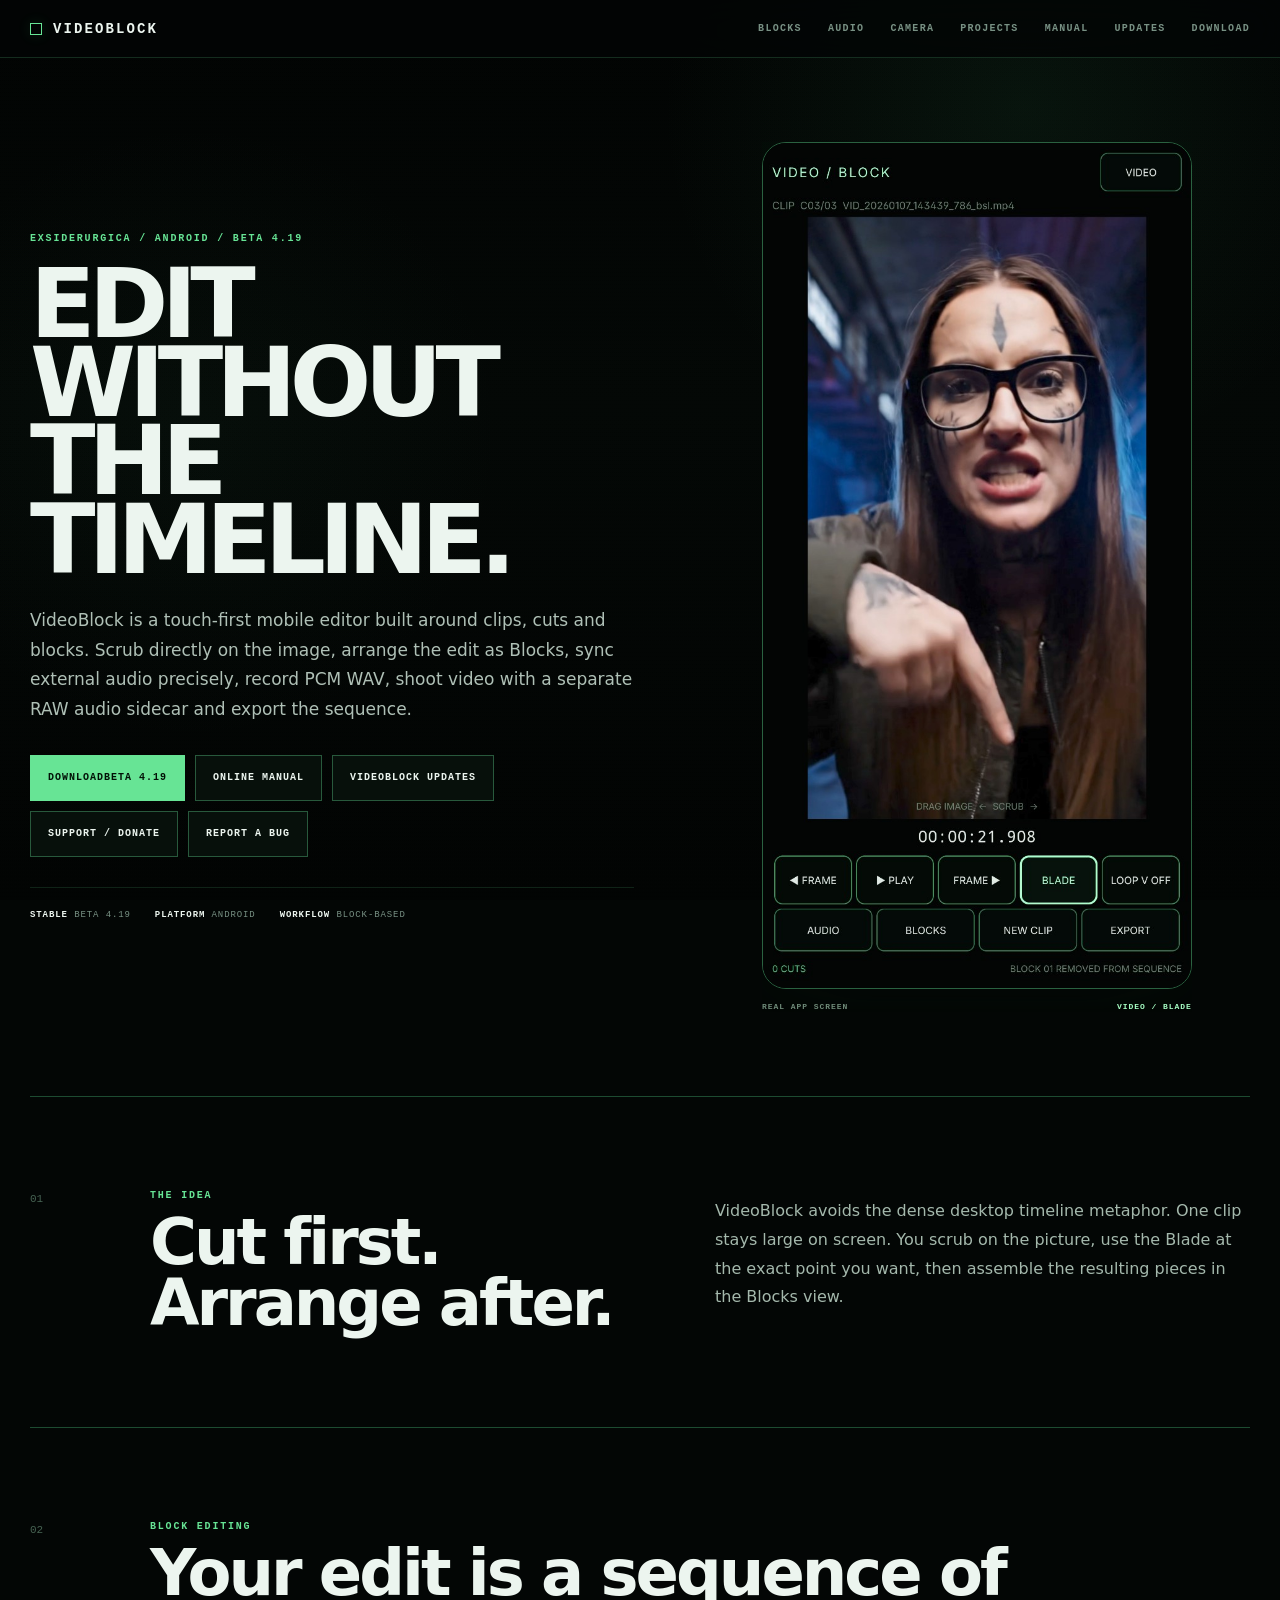
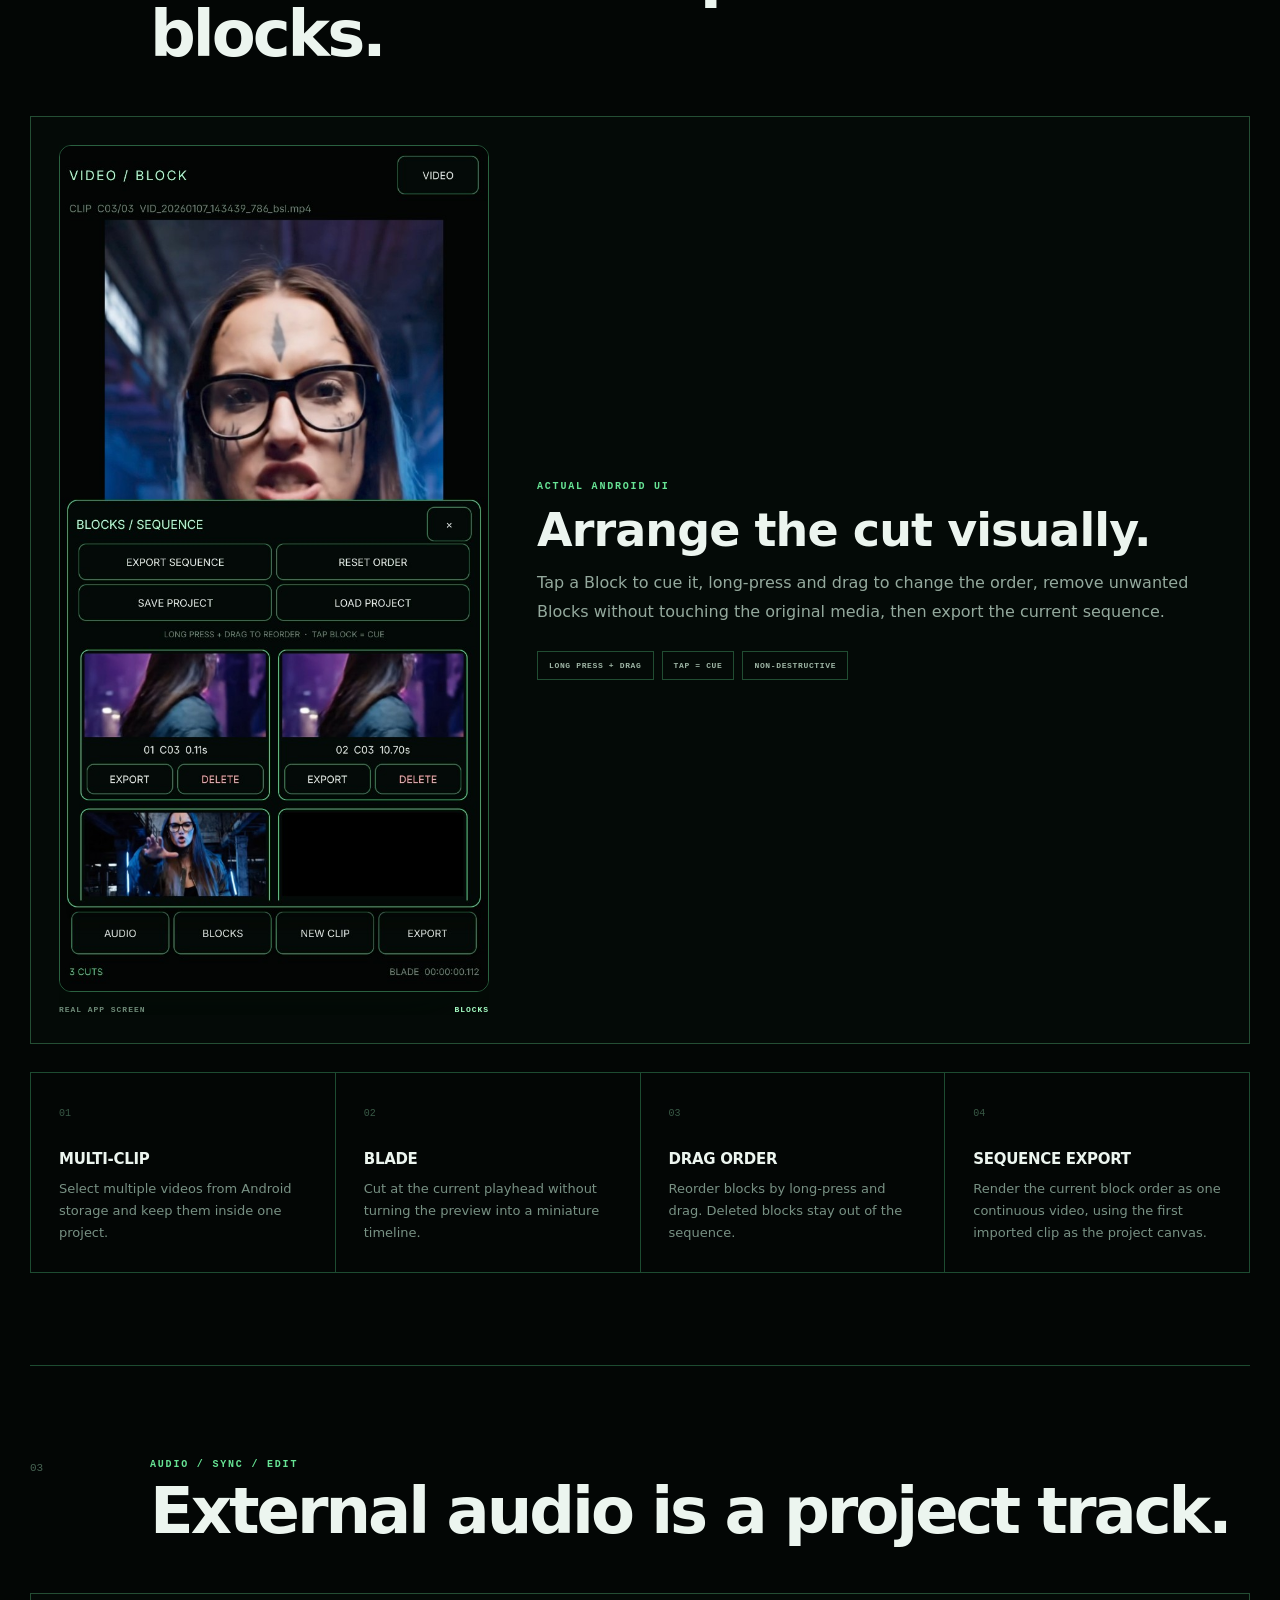
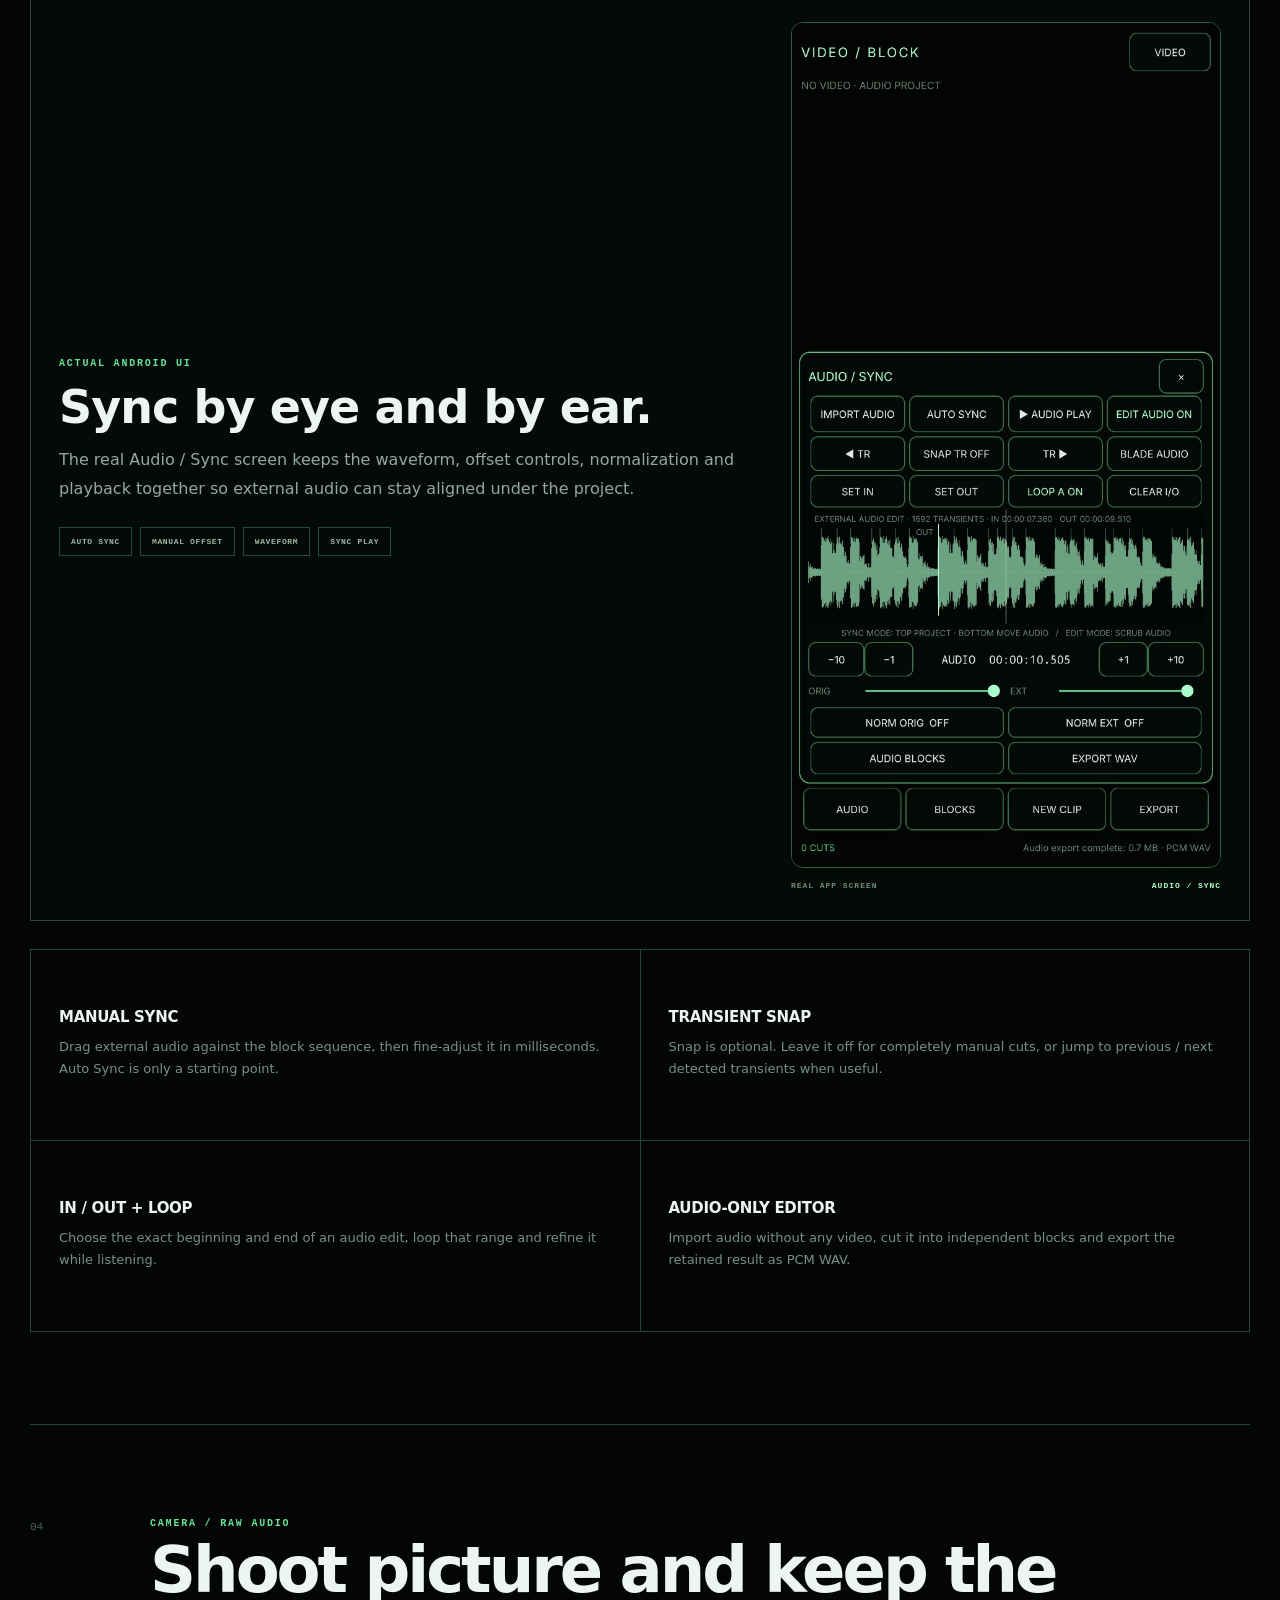
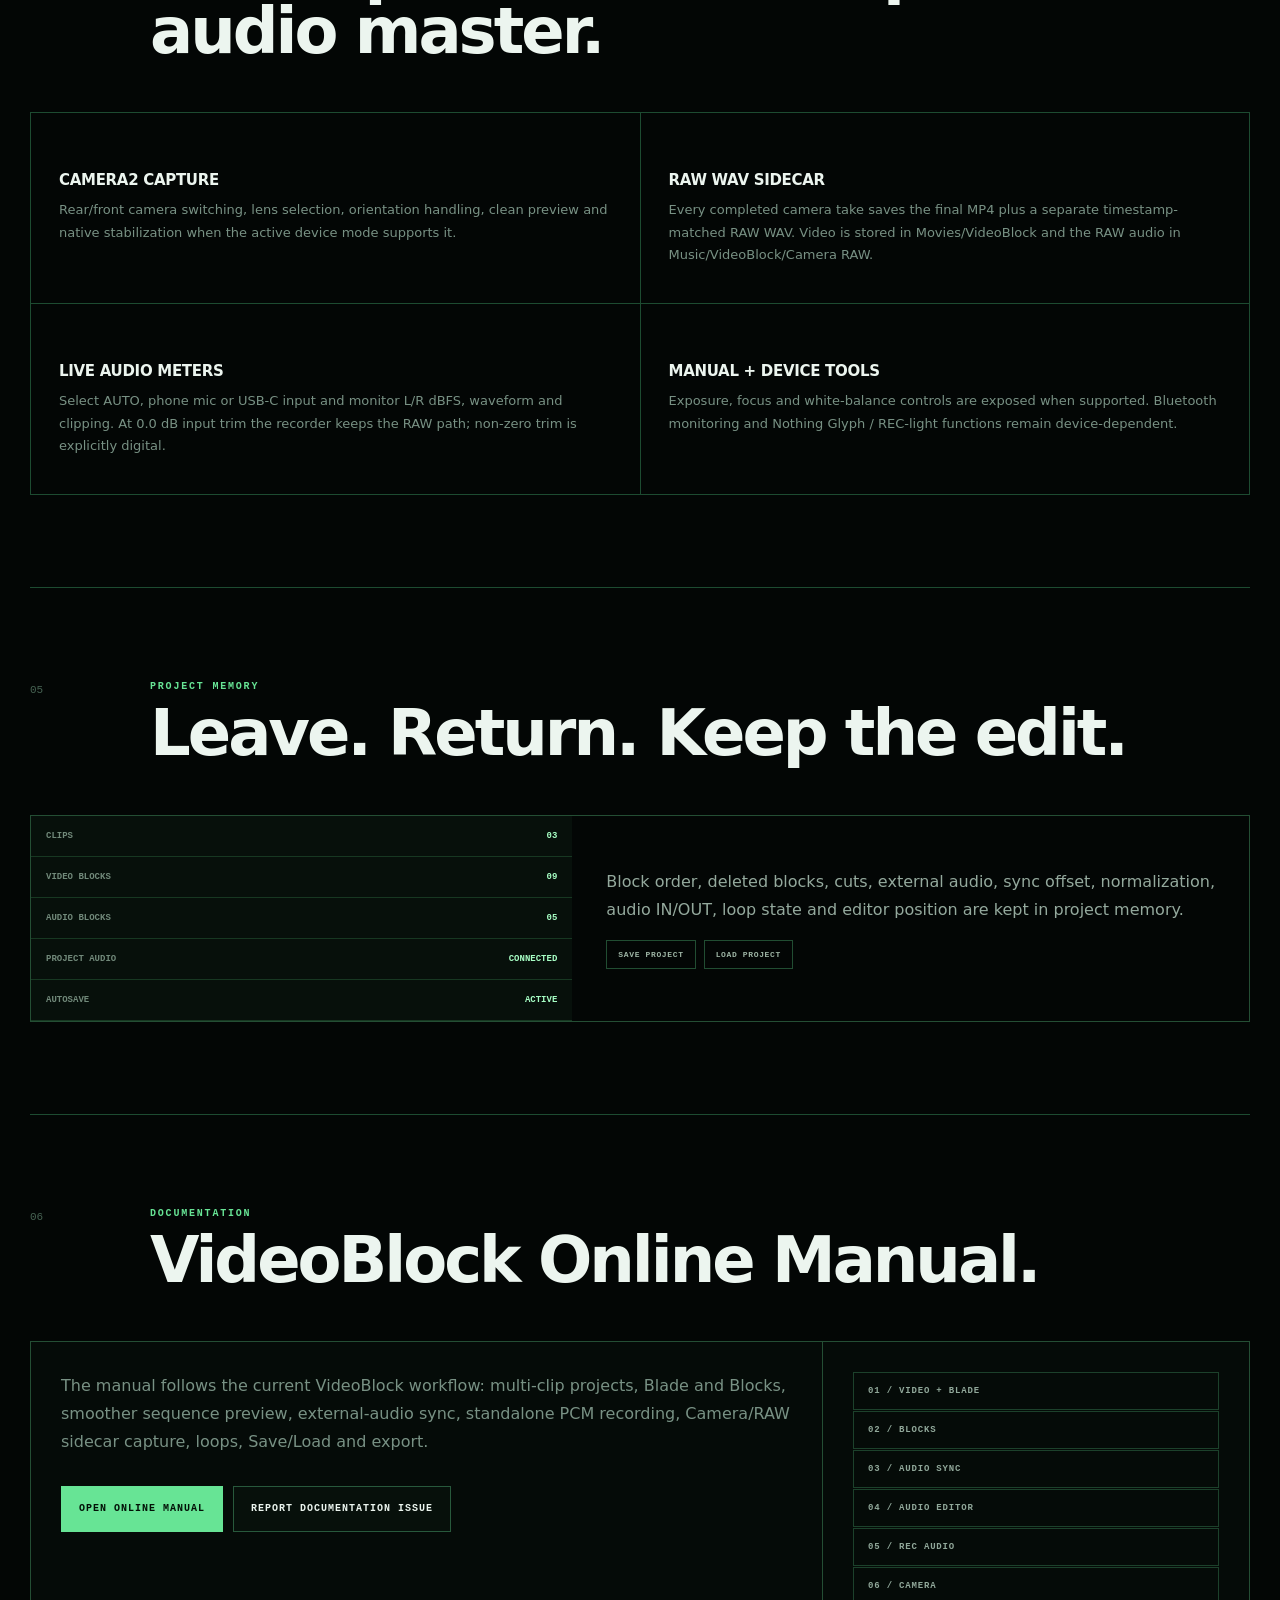
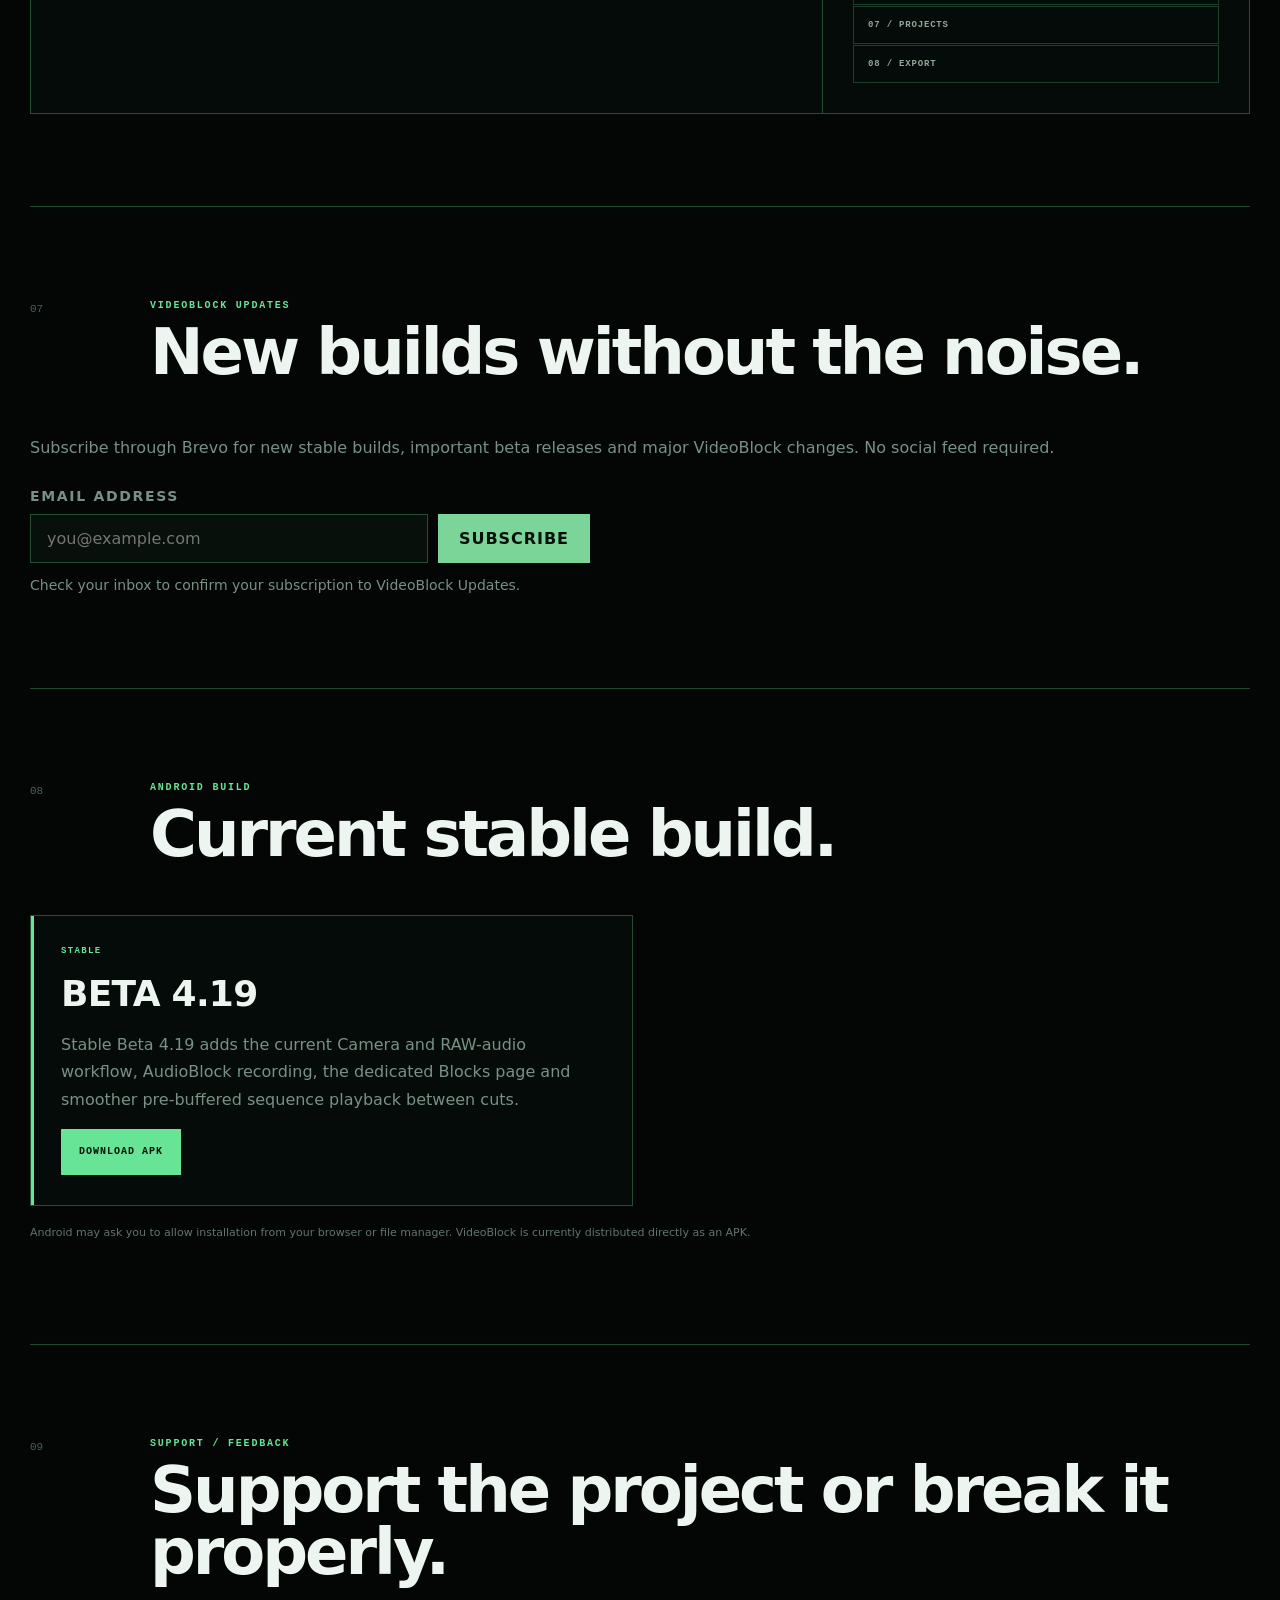
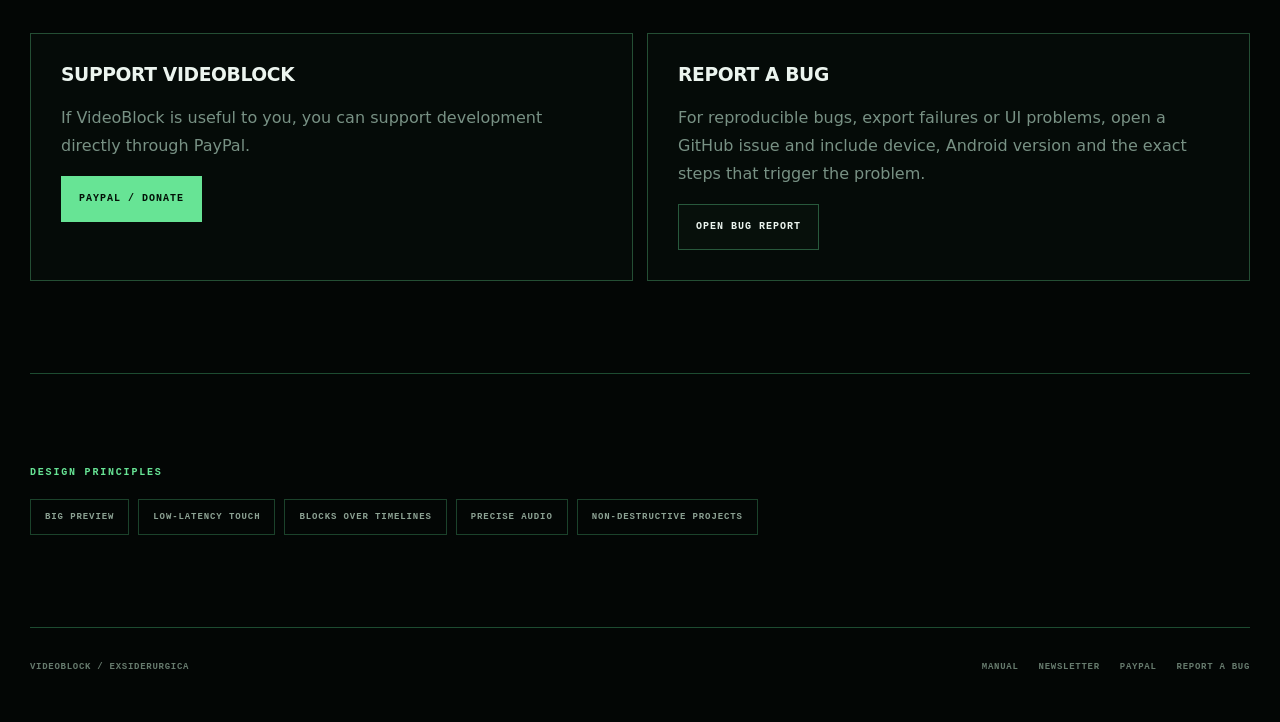
<file: index.html>
<!doctype html>
<html lang="en">
<head>
<meta charset="utf-8">
<meta name="viewport" content="width=device-width,initial-scale=1,viewport-fit=cover">
<meta name="theme-color" content="#050807">
<meta name="description" content="VideoBlock is a block-based Android video, audio and camera editor built for direct touch editing, accurate sync, RAW WAV capture and fast mobile assembly.">
<title>VideoBlock — block-based mobile video editor</title>
<link rel="icon" href="favicon.svg" type="image/svg+xml">
<link rel="stylesheet" href="app.css?v=34bd8977">
</head>
<body>
<div class="noise"></div>

<nav class="nav">
  <a class="brand" href="#top" aria-label="VideoBlock home">
    <span class="brand-mark"></span><span>VIDEOBLOCK</span>
  </a>
  <div class="nav-links">
    <a href="#blocks">BLOCKS</a>
    <a href="#audio">AUDIO</a>
    <a href="#camera">CAMERA</a>
    <a href="#projects">PROJECTS</a>
    <a href="manual/">MANUAL</a>
    <a href="#updates">UPDATES</a>
    <a href="#download">DOWNLOAD</a>
  </div>
</nav>

<main id="top">
<section class="hero">
  <div class="hero-copy">
    <div class="eyebrow">EXSIDERURGICA / ANDROID / <span data-release="stable_status">BETA 4.19</span></div>
    <h1>EDIT<br>WITHOUT<br>THE TIMELINE.</h1>
    <p class="lead">VideoBlock is a touch-first mobile editor built around clips, cuts and blocks. Scrub directly on the image, arrange the edit as Blocks, sync external audio precisely, record PCM WAV, shoot video with a separate RAW audio sidecar and export the sequence.</p>
    <div class="actions">
      <a class="button primary" href="https://raw.githubusercontent.com/exsiderurgica/videoblock-site/downloads/VideoBlock-stable.apk" download>DOWNLOAD <span data-release="stable_status">BETA 4.19</span></a>
      <a class="button" href="manual/">ONLINE MANUAL</a>
      <a class="button" href="#updates">VIDEOBLOCK UPDATES</a>
      <a class="button" href="https://paypal.me/Exsiderurgica" target="_blank" rel="noopener">SUPPORT / DONATE</a>
      <a class="button" href="https://github.com/exsiderurgica/videoblock-site/issues/new" target="_blank" rel="noopener">REPORT A BUG</a>
    </div>
    <div class="release-strip">
      <span><b>STABLE</b> <span data-release="stable_status">BETA 4.19</span></span>
      <span><b>PLATFORM</b> ANDROID</span>
      <span><b>WORKFLOW</b> BLOCK-BASED</span>
    </div>
  </div>

  <div class="hero-device real-ui" aria-label="Real VideoBlock video editing screen">
    <figure class="app-shot hero-shot">
      <img src="screenshots/video.png?v=7dc3cf16" alt="VideoBlock real Android video editing interface" loading="eager">
      <figcaption><span>REAL APP SCREEN</span><b>VIDEO / BLADE</b></figcaption>
    </figure>
  </div>
</section>

<section class="statement">
  <div class="section-index">01</div>
  <div>
    <div class="eyebrow">THE IDEA</div>
    <h2>Cut first.<br>Arrange after.</h2>
  </div>
  <p>VideoBlock avoids the dense desktop timeline metaphor. One clip stays large on screen. You scrub on the picture, use the Blade at the exact point you want, then assemble the resulting pieces in the Blocks view.</p>
</section>

<section id="blocks" class="feature-section">
  <div class="section-head">
    <div class="section-index">02</div>
    <div><div class="eyebrow">BLOCK EDITING</div><h2>Your edit is a sequence of blocks.</h2></div>
  </div>

  <div class="real-screen-panel">
    <figure class="app-shot feature-shot">
      <img src="screenshots/blocks.png?v=aa14d44d" alt="VideoBlock real Blocks sequence screen" loading="lazy">
      <figcaption><span>REAL APP SCREEN</span><b>BLOCKS</b></figcaption>
    </figure>
    <div class="real-screen-copy">
      <div class="eyebrow">ACTUAL ANDROID UI</div>
      <h3>Arrange the cut visually.</h3>
      <p>Tap a Block to cue it, long-press and drag to change the order, remove unwanted Blocks without touching the original media, then export the current sequence.</p>
      <div class="screen-tags"><span>LONG PRESS + DRAG</span><span>TAP = CUE</span><span>NON-DESTRUCTIVE</span></div>
    </div>
  </div>

  <div class="feature-grid">
    <article><span class="num">01</span><h3>MULTI-CLIP</h3><p>Select multiple videos from Android storage and keep them inside one project.</p></article>
    <article><span class="num">02</span><h3>BLADE</h3><p>Cut at the current playhead without turning the preview into a miniature timeline.</p></article>
    <article><span class="num">03</span><h3>DRAG ORDER</h3><p>Reorder blocks by long-press and drag. Deleted blocks stay out of the sequence.</p></article>
    <article><span class="num">04</span><h3>SEQUENCE EXPORT</h3><p>Render the current block order as one continuous video, using the first imported clip as the project canvas.</p></article>
  </div>
</section>

<section id="audio" class="audio-section">
  <div class="section-head">
    <div class="section-index">03</div>
    <div><div class="eyebrow">AUDIO / SYNC / EDIT</div><h2>External audio is a project track.</h2></div>
  </div>

  <div class="real-screen-panel reverse">
    <div class="real-screen-copy">
      <div class="eyebrow">ACTUAL ANDROID UI</div>
      <h3>Sync by eye and by ear.</h3>
      <p>The real Audio / Sync screen keeps the waveform, offset controls, normalization and playback together so external audio can stay aligned under the project.</p>
      <div class="screen-tags"><span>AUTO SYNC</span><span>MANUAL OFFSET</span><span>WAVEFORM</span><span>SYNC PLAY</span></div>
    </div>
    <figure class="app-shot feature-shot">
      <img src="screenshots/audio-sync.png?v=330249f9" alt="VideoBlock real Audio Sync screen" loading="lazy">
      <figcaption><span>REAL APP SCREEN</span><b>AUDIO / SYNC</b></figcaption>
    </figure>
  </div>

  <div class="feature-grid two">
    <article><h3>MANUAL SYNC</h3><p>Drag external audio against the block sequence, then fine-adjust it in milliseconds. Auto Sync is only a starting point.</p></article>
    <article><h3>TRANSIENT SNAP</h3><p>Snap is optional. Leave it off for completely manual cuts, or jump to previous / next detected transients when useful.</p></article>
    <article><h3>IN / OUT + LOOP</h3><p>Choose the exact beginning and end of an audio edit, loop that range and refine it while listening.</p></article>
    <article><h3>AUDIO-ONLY EDITOR</h3><p>Import audio without any video, cut it into independent blocks and export the retained result as PCM WAV.</p></article>
  </div>
</section>


<section id="camera" class="feature-section">
  <div class="section-head">
    <div class="section-index">04</div>
    <div><div class="eyebrow">CAMERA / RAW AUDIO</div><h2>Shoot picture and keep the audio master.</h2></div>
  </div>
  <div class="feature-grid two">
    <article><h3>CAMERA2 CAPTURE</h3><p>Rear/front camera switching, lens selection, orientation handling, clean preview and native stabilization when the active device mode supports it.</p></article>
    <article><h3>RAW WAV SIDECAR</h3><p>Every completed camera take saves the final MP4 plus a separate timestamp-matched RAW WAV. Video is stored in Movies/VideoBlock and the RAW audio in Music/VideoBlock/Camera RAW.</p></article>
    <article><h3>LIVE AUDIO METERS</h3><p>Select AUTO, phone mic or USB-C input and monitor L/R dBFS, waveform and clipping. At 0.0 dB input trim the recorder keeps the RAW path; non-zero trim is explicitly digital.</p></article>
    <article><h3>MANUAL + DEVICE TOOLS</h3><p>Exposure, focus and white-balance controls are exposed when supported. Bluetooth monitoring and Nothing Glyph / REC-light functions remain device-dependent.</p></article>
  </div>
</section>

<section id="projects" class="project-section">
  <div class="section-head">
    <div class="section-index">05</div>
    <div><div class="eyebrow">PROJECT MEMORY</div><h2>Leave. Return. Keep the edit.</h2></div>
  </div>
  <div class="project-panel">
    <div class="project-lines">
      <span>CLIPS</span><b>03</b>
      <span>VIDEO BLOCKS</span><b>09</b>
      <span>AUDIO BLOCKS</span><b>05</b>
      <span>PROJECT AUDIO</span><b>CONNECTED</b>
      <span>AUTOSAVE</span><b>ACTIVE</b>
    </div>
    <div class="project-copy">
      <p>Block order, deleted blocks, cuts, external audio, sync offset, normalization, audio IN/OUT, loop state and editor position are kept in project memory.</p>
      <div class="project-buttons"><span>SAVE PROJECT</span><span>LOAD PROJECT</span></div>
    </div>
  </div>
</section>

<section id="manual" class="resource-section">
  <div class="section-head">
    <div class="section-index">06</div>
    <div><div class="eyebrow">DOCUMENTATION</div><h2>VideoBlock Online Manual.</h2></div>
  </div>
  <div class="resource-panel">
    <div>
      <p>The manual follows the current VideoBlock workflow: multi-clip projects, Blade and Blocks, smoother sequence preview, external-audio sync, standalone PCM recording, Camera/RAW sidecar capture, loops, Save/Load and export.</p>
      <div class="actions"><a class="button primary" href="manual/">OPEN ONLINE MANUAL</a><a class="button" href="https://github.com/exsiderurgica/videoblock-site/issues/new" target="_blank" rel="noopener">REPORT DOCUMENTATION ISSUE</a></div>
    </div>
    <div class="manual-index">
      <span>01 / VIDEO + BLADE</span><span>02 / BLOCKS</span><span>03 / AUDIO SYNC</span><span>04 / AUDIO EDITOR</span><span>05 / REC AUDIO</span><span>06 / CAMERA</span><span>07 / PROJECTS</span><span>08 / EXPORT</span>
    </div>
  </div>
</section>

<section id="updates" class="updates-section">
  <div class="section-head">
    <div class="section-index">07</div>
    <div><div class="eyebrow">VIDEOBLOCK UPDATES</div><h2>New builds without the noise.</h2></div>
  </div>
  <p class="updates-copy">Subscribe through Brevo for new stable builds, important beta releases and major VideoBlock changes. No social feed required.</p>
  <div class="signup">
    <form method="post" action="https://7b12157d.sibforms.com/serve/[base64]">
      <label for="videoblock-email">EMAIL ADDRESS</label>
      <div class="signup-controls">
        <input id="videoblock-email" type="email" name="EMAIL" placeholder="you@example.com" autocomplete="email" required>
        <button type="submit">SUBSCRIBE</button>
      </div>
      <p>Check your inbox to confirm your subscription to VideoBlock Updates.</p>
      <input class="signup-honeypot" type="text" name="email_address_check" value="" tabindex="-1" autocomplete="off" aria-hidden="true">
      <input type="hidden" name="locale" value="en">
      <input type="hidden" name="html_type" value="simple">
    </form>
  </div>
</section>

<section id="download" class="download-section">
  <div class="section-head">
    <div class="section-index">08</div>
    <div><div class="eyebrow">ANDROID BUILD</div><h2>Current stable build.</h2></div>
  </div>
  <div class="download-grid">
    <article class="release-card stable">
      <div class="release-type">STABLE</div>
      <h3 data-release="stable_status">BETA 4.19</h3>
      <p data-release="stable_notes">Stable Beta 4.19 adds the current Camera and RAW-audio workflow, AudioBlock recording, the dedicated Blocks page and smoother pre-buffered sequence playback between cuts.</p>
      <a class="button primary" href="https://raw.githubusercontent.com/exsiderurgica/videoblock-site/downloads/VideoBlock-stable.apk" download>DOWNLOAD APK</a>
    </article>
  </div>
  <p class="fineprint">Android may ask you to allow installation from your browser or file manager. VideoBlock is currently distributed directly as an APK.</p>
</section>

<section class="support-section">
  <div class="section-head">
    <div class="section-index">09</div>
    <div><div class="eyebrow">SUPPORT / FEEDBACK</div><h2>Support the project or break it properly.</h2></div>
  </div>
  <div class="support-grid">
    <article><h3>SUPPORT VIDEOBLOCK</h3><p>If VideoBlock is useful to you, you can support development directly through PayPal.</p><a class="button primary" href="https://paypal.me/Exsiderurgica" target="_blank" rel="noopener">PAYPAL / DONATE</a></article>
    <article><h3>REPORT A BUG</h3><p>For reproducible bugs, export failures or UI problems, open a GitHub issue and include device, Android version and the exact steps that trigger the problem.</p><a class="button" href="https://github.com/exsiderurgica/videoblock-site/issues/new" target="_blank" rel="noopener">OPEN BUG REPORT</a></article>
  </div>
</section>

<section class="principles">
  <div class="eyebrow">DESIGN PRINCIPLES</div>
  <div class="principle-list">
    <span>BIG PREVIEW</span><span>LOW-LATENCY TOUCH</span><span>BLOCKS OVER TIMELINES</span><span>PRECISE AUDIO</span><span>NON-DESTRUCTIVE PROJECTS</span>
  </div>
</section>
</main>

<footer>
  <div><b>VIDEOBLOCK</b> / EXSIDERURGICA</div>
  <div class="footer-links"><a href="manual/">MANUAL</a><a href="#updates">NEWSLETTER</a><a href="https://paypal.me/Exsiderurgica" target="_blank" rel="noopener">PAYPAL</a><a href="https://github.com/exsiderurgica/videoblock-site/issues/new" target="_blank" rel="noopener">REPORT A BUG</a></div>
</footer>

<script src="app.js"></script>
</body>
</html>
</file>
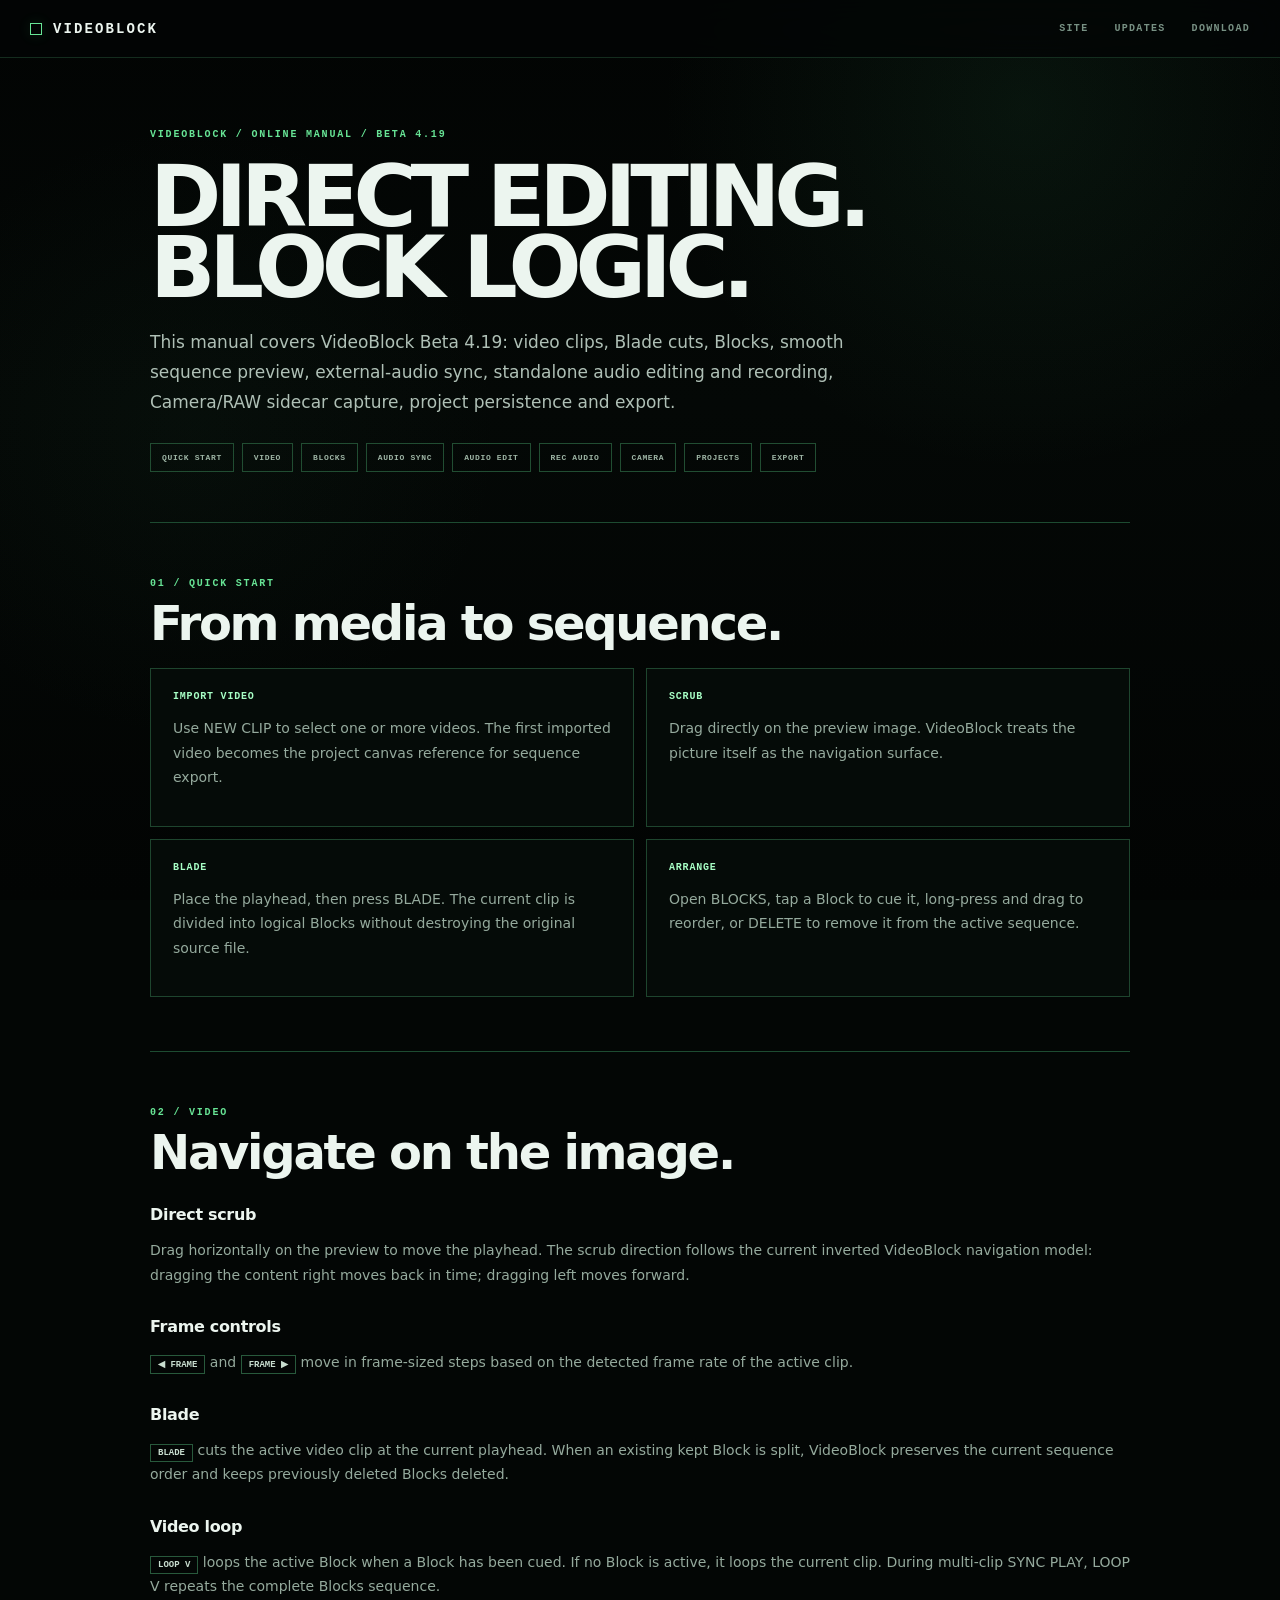
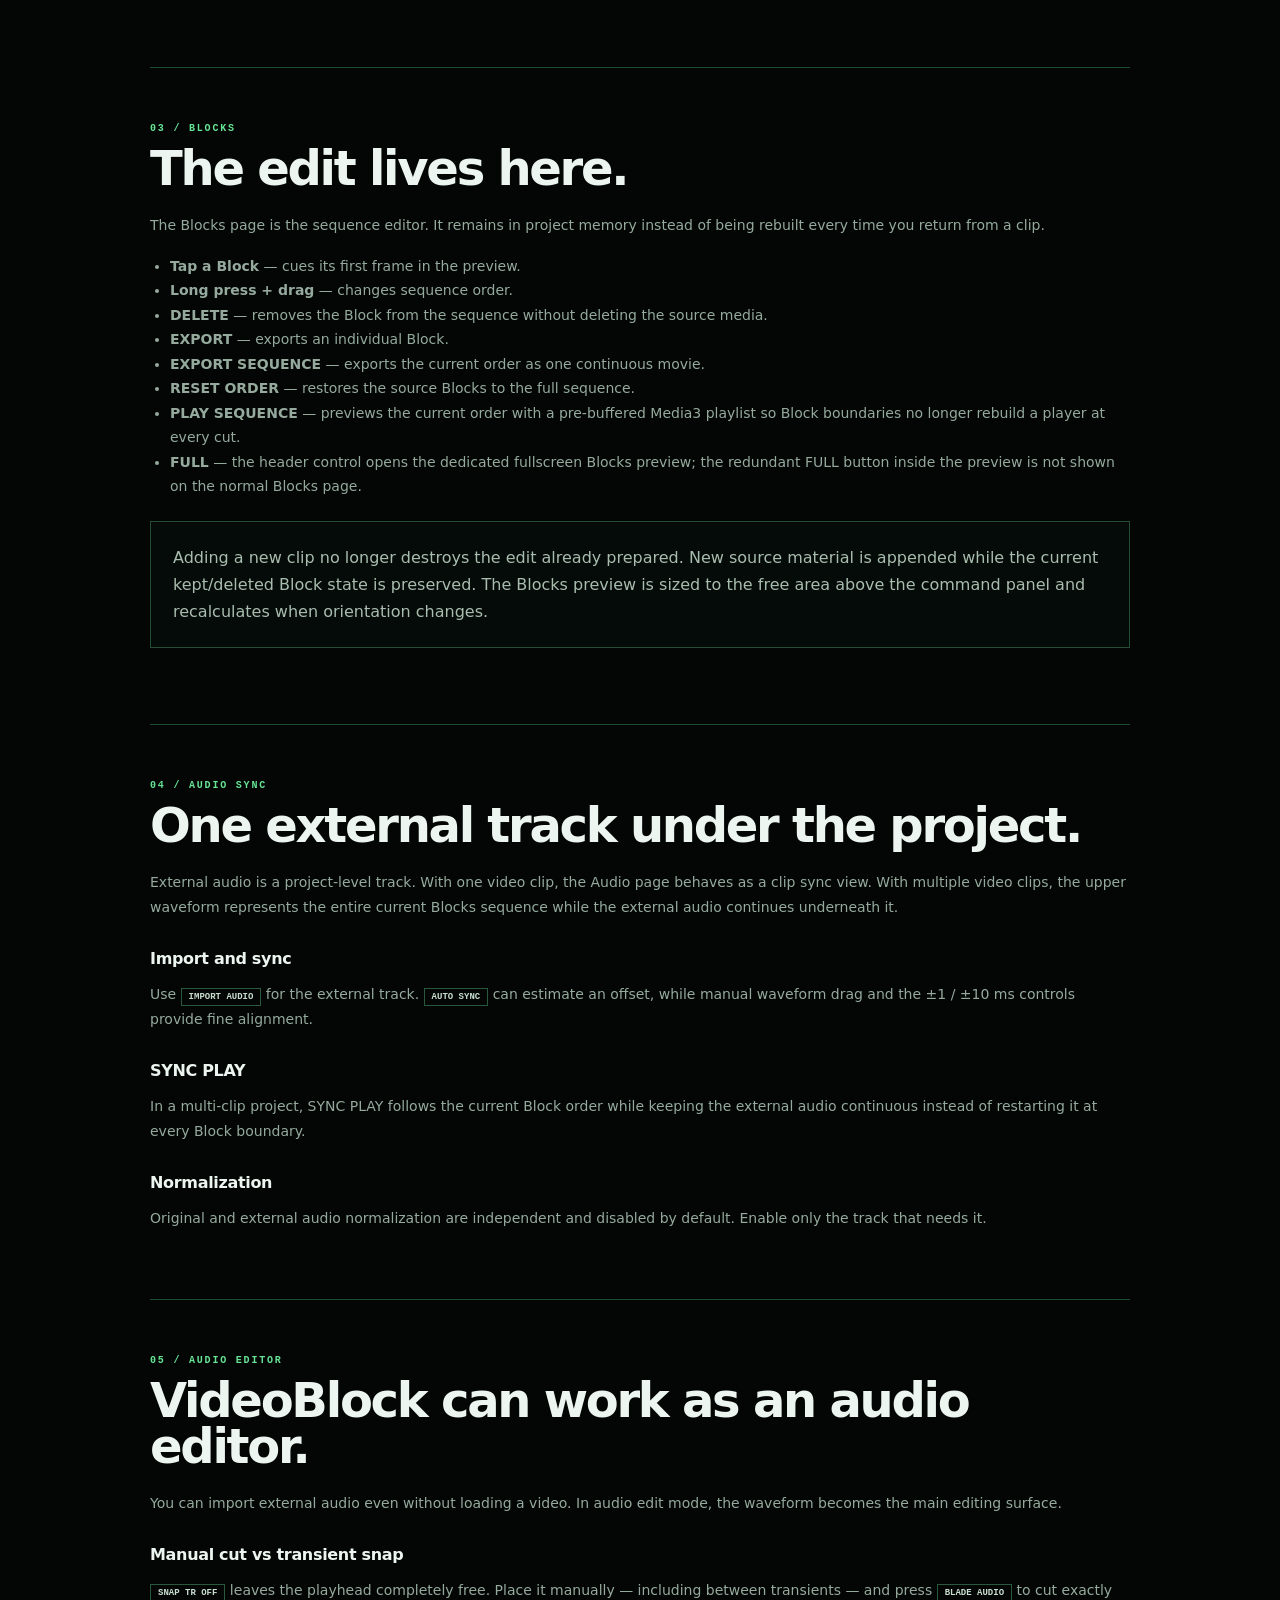
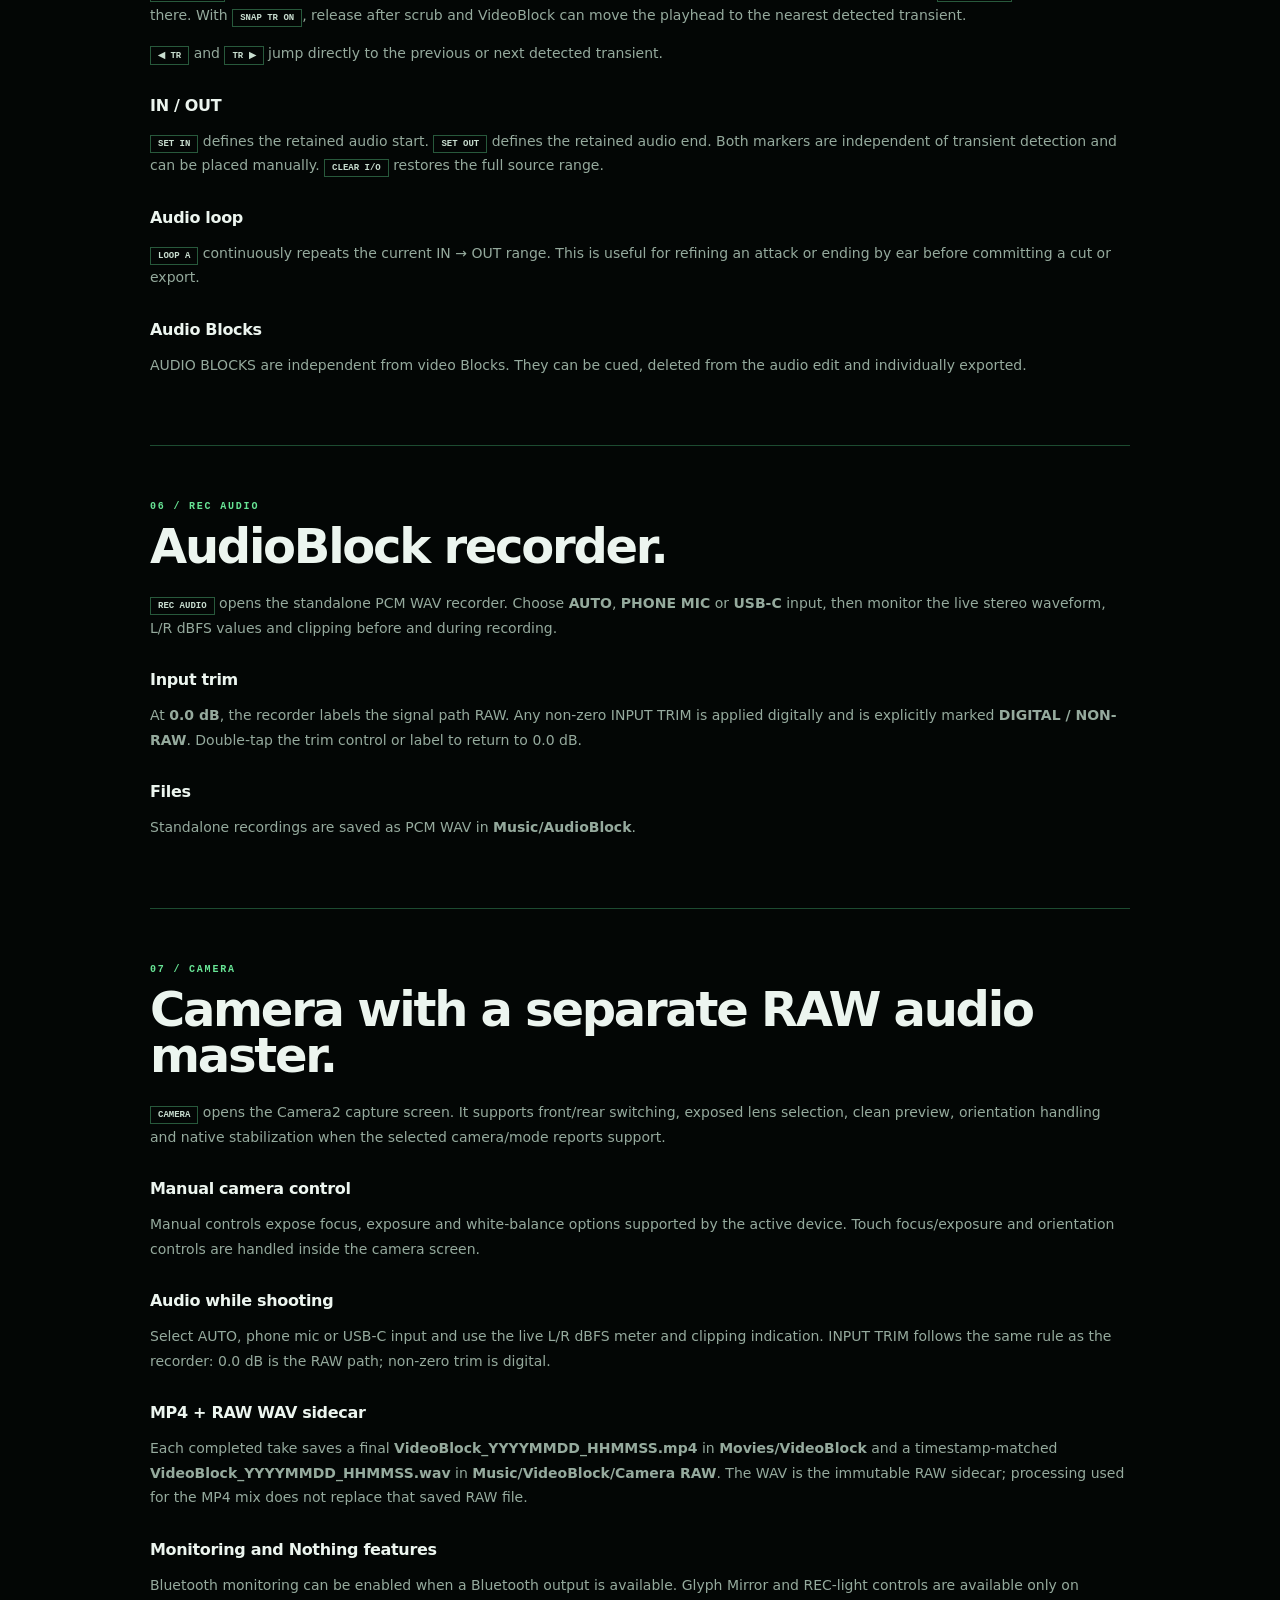
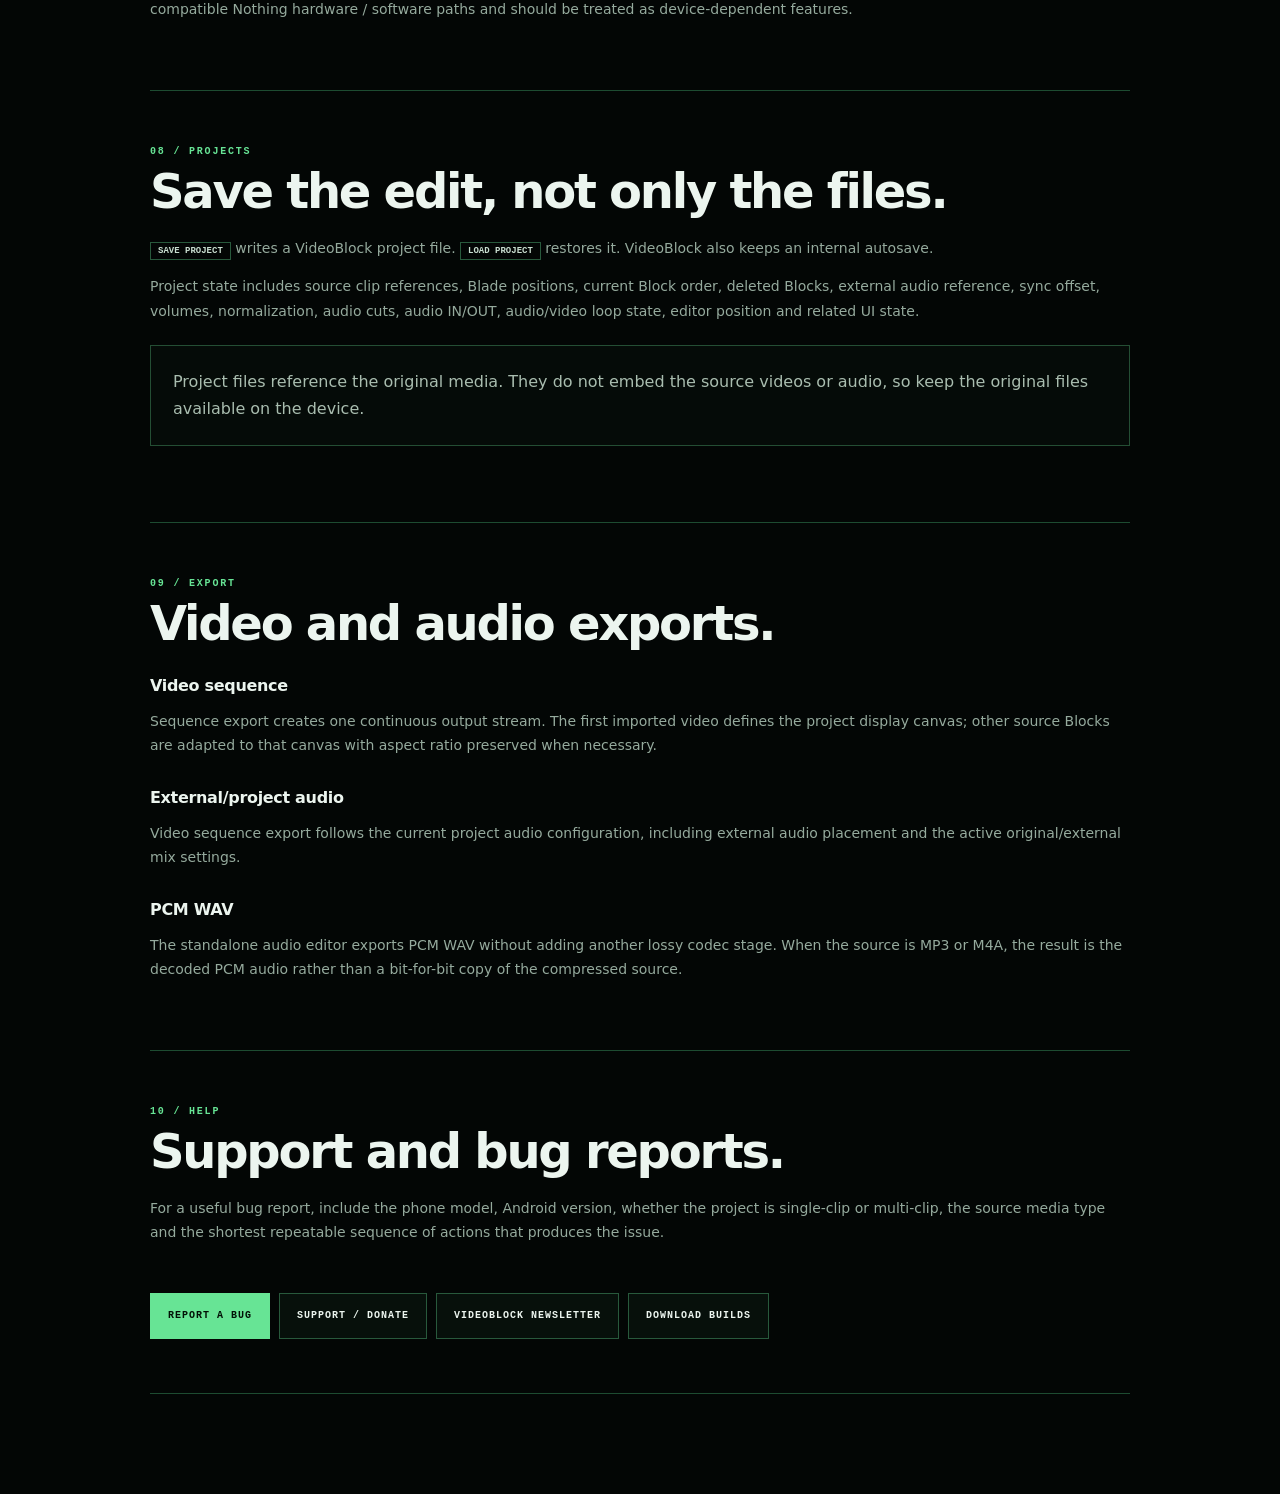
<file: manual/index.html>
<!doctype html>
<html lang="en">
<head>
<meta charset="utf-8">
<meta name="viewport" content="width=device-width,initial-scale=1,viewport-fit=cover">
<meta name="theme-color" content="#050807">
<meta name="description" content="VideoBlock online manual — block-based Android video and audio editing.">
<title>VideoBlock — Online Manual</title>
<link rel="icon" href="../favicon.svg" type="image/svg+xml">
<link rel="stylesheet" href="../app.css">
<style>
.manual-wrap{width:min(980px,calc(100% - 44px));margin:auto;padding:70px 0 100px}
.manual-hero{padding-bottom:50px;border-bottom:1px solid var(--line)}
.manual-hero h1{font-size:clamp(48px,8vw,86px)}
.manual-nav{display:flex;flex-wrap:wrap;gap:8px;margin-top:26px}
.manual-nav a{padding:9px 11px;border:1px solid #214d32;text-decoration:none;color:#9eb5a5;font:600 8px ui-monospace,monospace;letter-spacing:.08em}
.manual-section{padding:54px 0;border-bottom:1px solid var(--line)}
.manual-section h2{font-size:clamp(28px,4vw,48px);margin-bottom:22px}
.manual-section h3{margin:30px 0 8px;font-size:16px}
.manual-section p,.manual-section li{color:#95aa9d;line-height:1.75;font-size:14px}
.manual-section ul{padding-left:20px}
.manual-callout{border:1px solid #244e34;background:#050b08;padding:22px;margin:22px 0;color:#a9bdaf;line-height:1.7}
.manual-grid{display:grid;grid-template-columns:1fr 1fr;gap:12px}
.manual-card{border:1px solid #1e452e;background:#050b08;padding:22px}
.manual-card b{display:block;color:var(--green2);font:700 10px ui-monospace,monospace;letter-spacing:.08em;margin-bottom:8px}
.key{display:inline-block;border:1px solid #28593c;padding:3px 7px;color:#c9ded0;font:700 9px ui-monospace,monospace}
.manual-footer{display:flex;flex-wrap:wrap;gap:9px;padding-top:34px}
@media(max-width:680px){.manual-grid{grid-template-columns:1fr}.manual-wrap{width:calc(100% - 28px);padding-top:48px}}
</style>
</head>
<body>
<nav class="nav">
  <a class="brand" href="../"><span class="brand-mark"></span><span>VIDEOBLOCK</span></a>
  <div class="nav-links"><a href="../">SITE</a><a href="../#updates">UPDATES</a><a href="../#download">DOWNLOAD</a></div>
</nav>

<main class="manual-wrap">
<section class="manual-hero">
  <div class="eyebrow">VIDEOBLOCK / ONLINE MANUAL / BETA 4.19</div>
  <h1>DIRECT EDITING.<br>BLOCK LOGIC.</h1>
  <p class="lead">This manual covers VideoBlock Beta 4.19: video clips, Blade cuts, Blocks, smooth sequence preview, external-audio sync, standalone audio editing and recording, Camera/RAW sidecar capture, project persistence and export.</p>
  <div class="manual-nav">
    <a href="#quick">QUICK START</a><a href="#video">VIDEO</a><a href="#blocks">BLOCKS</a><a href="#audio-sync">AUDIO SYNC</a><a href="#audio-edit">AUDIO EDIT</a><a href="#recorder">REC AUDIO</a><a href="#camera">CAMERA</a><a href="#projects">PROJECTS</a><a href="#export">EXPORT</a>
  </div>
</section>

<section id="quick" class="manual-section">
  <div class="eyebrow">01 / QUICK START</div>
  <h2>From media to sequence.</h2>
  <div class="manual-grid">
    <div class="manual-card"><b>IMPORT VIDEO</b><p>Use NEW CLIP to select one or more videos. The first imported video becomes the project canvas reference for sequence export.</p></div>
    <div class="manual-card"><b>SCRUB</b><p>Drag directly on the preview image. VideoBlock treats the picture itself as the navigation surface.</p></div>
    <div class="manual-card"><b>BLADE</b><p>Place the playhead, then press BLADE. The current clip is divided into logical Blocks without destroying the original source file.</p></div>
    <div class="manual-card"><b>ARRANGE</b><p>Open BLOCKS, tap a Block to cue it, long-press and drag to reorder, or DELETE to remove it from the active sequence.</p></div>
  </div>
</section>

<section id="video" class="manual-section">
  <div class="eyebrow">02 / VIDEO</div>
  <h2>Navigate on the image.</h2>
  <h3>Direct scrub</h3>
  <p>Drag horizontally on the preview to move the playhead. The scrub direction follows the current inverted VideoBlock navigation model: dragging the content right moves back in time; dragging left moves forward.</p>
  <h3>Frame controls</h3>
  <p><span class="key">◀ FRAME</span> and <span class="key">FRAME ▶</span> move in frame-sized steps based on the detected frame rate of the active clip.</p>
  <h3>Blade</h3>
  <p><span class="key">BLADE</span> cuts the active video clip at the current playhead. When an existing kept Block is split, VideoBlock preserves the current sequence order and keeps previously deleted Blocks deleted.</p>
  <h3>Video loop</h3>
  <p><span class="key">LOOP V</span> loops the active Block when a Block has been cued. If no Block is active, it loops the current clip. During multi-clip SYNC PLAY, LOOP V repeats the complete Blocks sequence.</p>
</section>

<section id="blocks" class="manual-section">
  <div class="eyebrow">03 / BLOCKS</div>
  <h2>The edit lives here.</h2>
  <p>The Blocks page is the sequence editor. It remains in project memory instead of being rebuilt every time you return from a clip.</p>
  <ul>
    <li><b>Tap a Block</b> — cues its first frame in the preview.</li>
    <li><b>Long press + drag</b> — changes sequence order.</li>
    <li><b>DELETE</b> — removes the Block from the sequence without deleting the source media.</li>
    <li><b>EXPORT</b> — exports an individual Block.</li>
    <li><b>EXPORT SEQUENCE</b> — exports the current order as one continuous movie.</li>
    <li><b>RESET ORDER</b> — restores the source Blocks to the full sequence.</li>
    <li><b>PLAY SEQUENCE</b> — previews the current order with a pre-buffered Media3 playlist so Block boundaries no longer rebuild a player at every cut.</li>
    <li><b>FULL</b> — the header control opens the dedicated fullscreen Blocks preview; the redundant FULL button inside the preview is not shown on the normal Blocks page.</li>
  </ul>
  <div class="manual-callout">Adding a new clip no longer destroys the edit already prepared. New source material is appended while the current kept/deleted Block state is preserved. The Blocks preview is sized to the free area above the command panel and recalculates when orientation changes.</div>
</section>

<section id="audio-sync" class="manual-section">
  <div class="eyebrow">04 / AUDIO SYNC</div>
  <h2>One external track under the project.</h2>
  <p>External audio is a project-level track. With one video clip, the Audio page behaves as a clip sync view. With multiple video clips, the upper waveform represents the entire current Blocks sequence while the external audio continues underneath it.</p>
  <h3>Import and sync</h3>
  <p>Use <span class="key">IMPORT AUDIO</span> for the external track. <span class="key">AUTO SYNC</span> can estimate an offset, while manual waveform drag and the ±1 / ±10 ms controls provide fine alignment.</p>
  <h3>SYNC PLAY</h3>
  <p>In a multi-clip project, SYNC PLAY follows the current Block order while keeping the external audio continuous instead of restarting it at every Block boundary.</p>
  <h3>Normalization</h3>
  <p>Original and external audio normalization are independent and disabled by default. Enable only the track that needs it.</p>
</section>

<section id="audio-edit" class="manual-section">
  <div class="eyebrow">05 / AUDIO EDITOR</div>
  <h2>VideoBlock can work as an audio editor.</h2>
  <p>You can import external audio even without loading a video. In audio edit mode, the waveform becomes the main editing surface.</p>
  <h3>Manual cut vs transient snap</h3>
  <p><span class="key">SNAP TR OFF</span> leaves the playhead completely free. Place it manually — including between transients — and press <span class="key">BLADE AUDIO</span> to cut exactly there. With <span class="key">SNAP TR ON</span>, release after scrub and VideoBlock can move the playhead to the nearest detected transient.</p>
  <p><span class="key">◀ TR</span> and <span class="key">TR ▶</span> jump directly to the previous or next detected transient.</p>
  <h3>IN / OUT</h3>
  <p><span class="key">SET IN</span> defines the retained audio start. <span class="key">SET OUT</span> defines the retained audio end. Both markers are independent of transient detection and can be placed manually. <span class="key">CLEAR I/O</span> restores the full source range.</p>
  <h3>Audio loop</h3>
  <p><span class="key">LOOP A</span> continuously repeats the current IN → OUT range. This is useful for refining an attack or ending by ear before committing a cut or export.</p>
  <h3>Audio Blocks</h3>
  <p>AUDIO BLOCKS are independent from video Blocks. They can be cued, deleted from the audio edit and individually exported.</p>
</section>


<section id="recorder" class="manual-section">
  <div class="eyebrow">06 / REC AUDIO</div>
  <h2>AudioBlock recorder.</h2>
  <p><span class="key">REC AUDIO</span> opens the standalone PCM WAV recorder. Choose <b>AUTO</b>, <b>PHONE MIC</b> or <b>USB-C</b> input, then monitor the live stereo waveform, L/R dBFS values and clipping before and during recording.</p>
  <h3>Input trim</h3>
  <p>At <b>0.0 dB</b>, the recorder labels the signal path RAW. Any non-zero INPUT TRIM is applied digitally and is explicitly marked <b>DIGITAL / NON-RAW</b>. Double-tap the trim control or label to return to 0.0 dB.</p>
  <h3>Files</h3>
  <p>Standalone recordings are saved as PCM WAV in <b>Music/AudioBlock</b>.</p>
</section>

<section id="camera" class="manual-section">
  <div class="eyebrow">07 / CAMERA</div>
  <h2>Camera with a separate RAW audio master.</h2>
  <p><span class="key">CAMERA</span> opens the Camera2 capture screen. It supports front/rear switching, exposed lens selection, clean preview, orientation handling and native stabilization when the selected camera/mode reports support.</p>
  <h3>Manual camera control</h3>
  <p>Manual controls expose focus, exposure and white-balance options supported by the active device. Touch focus/exposure and orientation controls are handled inside the camera screen.</p>
  <h3>Audio while shooting</h3>
  <p>Select AUTO, phone mic or USB-C input and use the live L/R dBFS meter and clipping indication. INPUT TRIM follows the same rule as the recorder: 0.0 dB is the RAW path; non-zero trim is digital.</p>
  <h3>MP4 + RAW WAV sidecar</h3>
  <p>Each completed take saves a final <b>VideoBlock_YYYYMMDD_HHMMSS.mp4</b> in <b>Movies/VideoBlock</b> and a timestamp-matched <b>VideoBlock_YYYYMMDD_HHMMSS.wav</b> in <b>Music/VideoBlock/Camera RAW</b>. The WAV is the immutable RAW sidecar; processing used for the MP4 mix does not replace that saved RAW file.</p>
  <h3>Monitoring and Nothing features</h3>
  <p>Bluetooth monitoring can be enabled when a Bluetooth output is available. Glyph Mirror and REC-light controls are available only on compatible Nothing hardware / software paths and should be treated as device-dependent features.</p>
</section>

<section id="projects" class="manual-section">
  <div class="eyebrow">08 / PROJECTS</div>
  <h2>Save the edit, not only the files.</h2>
  <p><span class="key">SAVE PROJECT</span> writes a VideoBlock project file. <span class="key">LOAD PROJECT</span> restores it. VideoBlock also keeps an internal autosave.</p>
  <p>Project state includes source clip references, Blade positions, current Block order, deleted Blocks, external audio reference, sync offset, volumes, normalization, audio cuts, audio IN/OUT, audio/video loop state, editor position and related UI state.</p>
  <div class="manual-callout">Project files reference the original media. They do not embed the source videos or audio, so keep the original files available on the device.</div>
</section>

<section id="export" class="manual-section">
  <div class="eyebrow">09 / EXPORT</div>
  <h2>Video and audio exports.</h2>
  <h3>Video sequence</h3>
  <p>Sequence export creates one continuous output stream. The first imported video defines the project display canvas; other source Blocks are adapted to that canvas with aspect ratio preserved when necessary.</p>
  <h3>External/project audio</h3>
  <p>Video sequence export follows the current project audio configuration, including external audio placement and the active original/external mix settings.</p>
  <h3>PCM WAV</h3>
  <p>The standalone audio editor exports PCM WAV without adding another lossy codec stage. When the source is MP3 or M4A, the result is the decoded PCM audio rather than a bit-for-bit copy of the compressed source.</p>
</section>

<section class="manual-section">
  <div class="eyebrow">10 / HELP</div>
  <h2>Support and bug reports.</h2>
  <p>For a useful bug report, include the phone model, Android version, whether the project is single-clip or multi-clip, the source media type and the shortest repeatable sequence of actions that produces the issue.</p>
  <div class="manual-footer">
    <a class="button primary" href="https://github.com/exsiderurgica/videoblock-site/issues/new" target="_blank" rel="noopener">REPORT A BUG</a>
    <a class="button" href="https://paypal.me/Exsiderurgica" target="_blank" rel="noopener">SUPPORT / DONATE</a>
    <a class="button" href="../#updates">VIDEOBLOCK NEWSLETTER</a>
    <a class="button" href="../#download">DOWNLOAD BUILDS</a>
  </div>
</section>
</main>
</body>
</html>
</file>
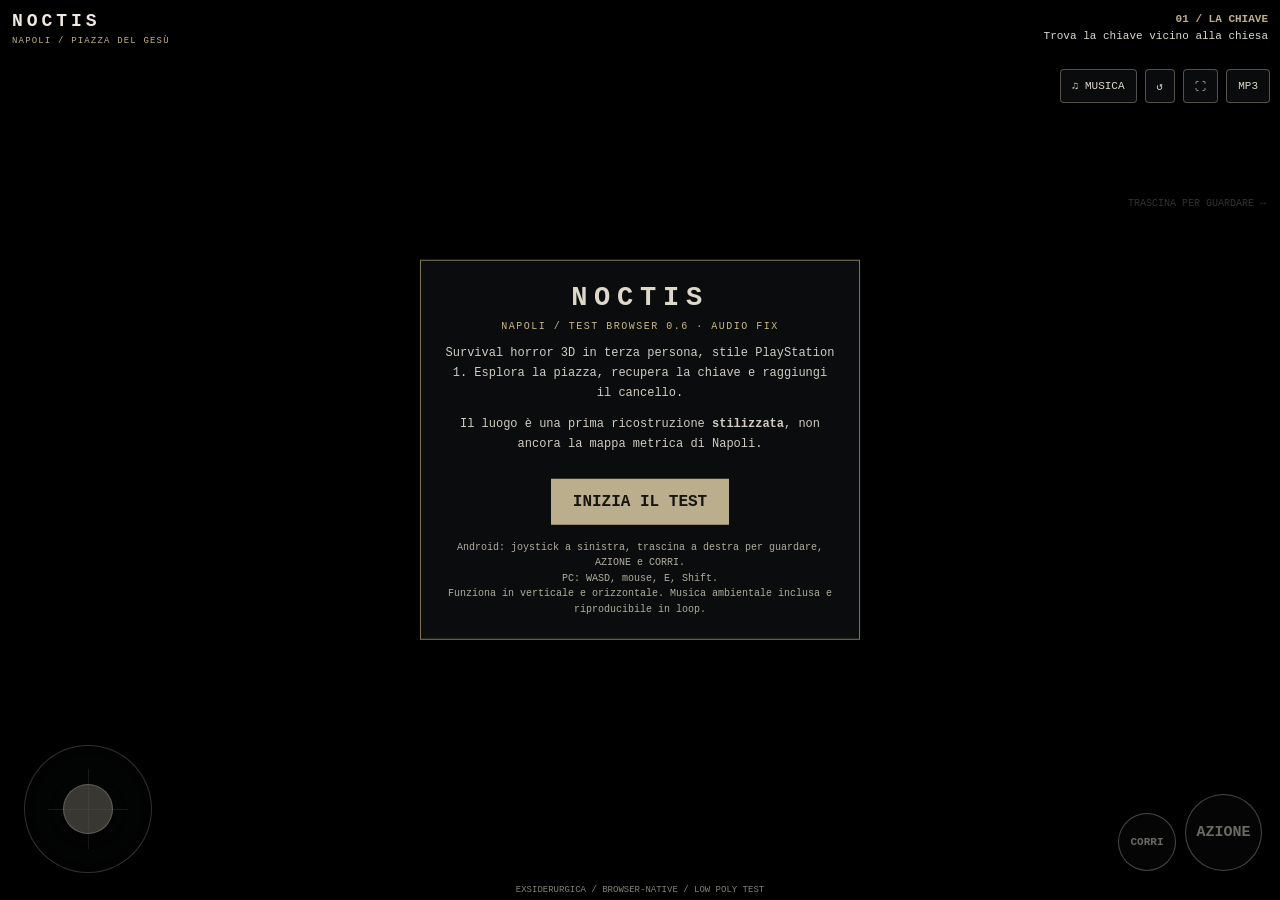
<file: noctis/index.html>
<!doctype html>
<html lang="it">
<head>
<meta charset="utf-8">
<meta name="viewport" content="width=device-width,initial-scale=1,maximum-scale=1,user-scalable=no,viewport-fit=cover">
<meta name="theme-color" content="#090b0c">
<title>NOCTIS / Napoli — Browser Test 0.6</title>
<style>
:root{--gold:#bfb08a;--fg:#ddd8c8;--bg:#090b0c}*{box-sizing:border-box}html,body{margin:0;width:100%;height:100%;overflow:hidden;background:var(--bg);color:var(--fg);font-family:ui-monospace,'Courier New',monospace}button,input{font:inherit}button{touch-action:manipulation}#app{position:fixed;inset:0;overflow:hidden;background:#0b0e11}#view{position:absolute;inset:0;width:100%;height:100%;object-fit:fill;image-rendering:pixelated;touch-action:none}#scanlines{position:absolute;inset:0;pointer-events:none;opacity:.10;background:repeating-linear-gradient(0deg,transparent 0px,transparent 3px,#030303 4px);mix-blend-mode:multiply}#hud{position:absolute;top:0;left:0;right:0;display:flex;align-items:flex-start;justify-content:space-between;gap:10px;padding:calc(env(safe-area-inset-top) + 11px) calc(env(safe-area-inset-right) + 12px) 10px calc(env(safe-area-inset-left) + 12px);pointer-events:none;text-shadow:1px 2px 3px #000}#brand{font-size:18px;letter-spacing:.22em;color:#efeadc;font-weight:bold}#place{color:var(--gold);font-size:9px;letter-spacing:.13em;margin-top:5px}#mission{max-width:55%;font-size:11px;line-height:1.5;text-align:right}#mission b{color:var(--gold)}#feedback{position:absolute;left:50%;top:18%;transform:translateX(-50%);padding:6px 12px;min-width:180px;text-align:center;font-size:12px;letter-spacing:.08em;color:#f3d898;background:#131513ba;border:1px solid #73695080;opacity:0;transition:opacity .25s;pointer-events:none}#feedback.show{opacity:1}#controls{position:absolute;inset:0;pointer-events:none;user-select:none;-webkit-user-select:none}.touch{pointer-events:auto;touch-action:none;-webkit-tap-highlight-color:transparent}#stick{position:absolute;bottom:calc(env(safe-area-inset-bottom) + 27px);left:calc(env(safe-area-inset-left) + 24px);height:128px;width:128px;border-radius:50%;background:#1114166e;border:1px solid #dfd9c477;box-shadow:inset 0 0 22px #0008;display:grid;place-items:center}#stick::before,#stick::after{content:"";position:absolute;background:#c7c1ae44}#stick::before{width:1px;height:80px}#stick::after{height:1px;width:80px}#nub{position:absolute;width:50px;height:50px;border-radius:50%;background:#bbb6a1aa;border:1px solid #f2eee0c8;box-shadow:0 3px 11px #0008;transform:translate(0px,0px)}#look{position:absolute;right:0;top:18%;width:50%;height:53%;pointer-events:auto;touch-action:none}#lookHelp{position:absolute;right:14px;top:22%;font-size:10px;color:#d8d5c385;pointer-events:none;text-align:right}#buttons{position:absolute;bottom:calc(env(safe-area-inset-bottom) + 29px);right:calc(env(safe-area-inset-right) + 18px);display:flex;align-items:flex-end;gap:9px}.btn{min-height:58px;min-width:58px;padding:0 8px;border:1px solid #e9e4d4ad;background:#131518a8;border-radius:50%;color:#ede9db;font-size:11px;font-weight:bold;box-shadow:0 2px 7px #0009}.btn:active,.btn.down{background:#c3ae7da8;color:#131211}#action{width:77px;height:77px;font-size:15px}#topRight{position:absolute;right:calc(env(safe-area-inset-right) + 10px);top:calc(env(safe-area-inset-top) + 69px);display:flex;gap:8px;pointer-events:auto}.utility{border:1px solid #a9a28c77;background:#0e1113ac;color:var(--fg);font-size:11px;min-height:34px;padding:5px 11px;border-radius:4px}.utility:active{background:#887d60}#prompt{position:absolute;bottom:calc(env(safe-area-inset-bottom) + 184px);left:50%;transform:translateX(-50%);font-size:11px;color:#f8e1a0;text-shadow:1px 2px 3px #000;white-space:nowrap;pointer-events:none}#panel{position:absolute;left:50%;top:50%;transform:translate(-50%,-50%);width:min(92%,440px);padding:22px;border:1px solid #807558;background:#0b0d0fec;box-shadow:0 10px 70px #000d;text-align:center;z-index:3}#panel h1{font-size:27px;letter-spacing:.25em;margin:0 0 8px}#panel .sub{font-size:10px;color:#c9b887;letter-spacing:.15em}#panel p{font-size:12px;line-height:1.65;color:#d0ccc3}#panel button{margin-top:12px;background:#bbae8c;color:#151511;padding:14px 22px;font-weight:bold;border:0;min-width:170px}#panel small{display:block;margin-top:15px;font-size:10px;color:#b1ad9e;line-height:1.55}#musicfile{display:none}#warning{position:absolute;bottom:5px;left:50%;transform:translateX(-50%);font-size:9px;opacity:.6;pointer-events:none;white-space:nowrap}#error{font-size:12px;color:#ffb6a0;max-width:90%;word-wrap:break-word}#rotate{display:none}
@media(orientation:portrait){#mission{font-size:10px;max-width:53%}#brand{font-size:17px}#stick{width:112px;height:112px;left:14px;bottom:calc(env(safe-area-inset-bottom) + 39px)}#buttons{right:10px;bottom:calc(env(safe-area-inset-bottom) + 53px);gap:5px}.btn{min-width:51px;min-height:51px;font-size:10px}#action{width:67px;height:67px}#prompt{bottom:calc(env(safe-area-inset-bottom) + 174px)}#lookHelp{top:50%;font-size:10px}#look{top:21%;height:52%;width:53%}#topRight{top:calc(env(safe-area-inset-top) + 90px)}#warning{bottom:2px}}@media(orientation:landscape) and (max-height:510px){#brand{font-size:15px}#place{font-size:8px}#mission{font-size:10px}#stick{width:98px;height:98px;bottom:calc(env(safe-area-inset-bottom) + 15px);left:20px}#nub{width:39px;height:39px}#buttons{bottom:calc(env(safe-area-inset-bottom) + 16px);right:26px}.btn{min-width:48px;min-height:48px}#action{width:62px;height:62px}#prompt{bottom:calc(env(safe-area-inset-bottom) + 115px)}#topRight{top:calc(env(safe-area-inset-top) + 49px)}#lookHelp{top:18%}}
@media(pointer:fine){#stick,#lookHelp,#buttons,#look{opacity:.45}#stick,#buttons{transition:opacity .2s}#stick:hover,#buttons:hover{opacity:1}}
</style>
</head>
<body>
<div id="app">
<canvas id="view" aria-label="Videogioco NOCTIS in terza persona"></canvas><div id="scanlines"></div>
<div id="hud"><div><div id="brand">NOCTIS</div><div id="place">NAPOLI / PIAZZA DEL GESÙ</div></div><div id="mission"><b>01 / LA CHIAVE</b><br><span id="objective">Trova la chiave vicino alla chiesa</span></div></div>
<div id="feedback"></div>
<div id="controls"><div id="look" class="touch"></div><div id="lookHelp">TRASCINA PER GUARDARE ↔</div><div id="stick" class="touch"><div id="nub"></div></div><div id="buttons"><button id="run" class="btn touch">CORRI</button><button id="action" class="btn touch">AZIONE</button></div><div id="topRight"><button id="music" class="utility">♫ MUSICA</button><button id="reset" class="utility">↺</button><button id="full" class="utility">⛶</button><button id="loadTrack" class="utility">MP3</button><input id="musicfile" type="file" accept="audio/*"></div><div id="prompt"></div></div>
<div id="panel"><h1>NOCTIS</h1><div class="sub">NAPOLI / TEST BROWSER 0.6 · AUDIO FIX</div><p>Survival horror 3D in terza persona, stile PlayStation 1. Esplora la piazza, recupera la chiave e raggiungi il cancello.</p><p>Il luogo è una prima ricostruzione <b>stilizzata</b>, non ancora la mappa metrica di Napoli.</p><button id="start">INIZIA IL TEST</button><small>Android: joystick a sinistra, trascina a destra per guardare, AZIONE e CORRI.<br>PC: WASD, mouse, E, Shift.<br>Funziona in verticale e orizzontale. Musica ambientale inclusa e riproducibile in loop.</small><div id="error"></div></div>
<div id="warning">EXSIDERURGICA / BROWSER-NATIVE / LOW POLY TEST</div>
<audio id="bgm" loop preload="none"></audio>
</div>
<script>
'use strict';
(()=>{
const $=id=>document.getElementById(id);const canvas=$('view');const gl=canvas.getContext('webgl',{antialias:false,alpha:false,preserveDrawingBuffer:false,powerPreference:'default'});
const panel=$('panel'),err=$('error'),prompt=$('prompt');if(!gl){err.textContent='Il browser non supporta WebGL. Prova Chrome aggiornato su Android.';$('start').disabled=true;return;}
const vs='attribute vec3 p;attribute vec3 c;uniform mat4 vp;varying vec3 col;varying float dep;void main(){vec4 q=vp*vec4(p,1.0);gl_Position=q;col=c;dep=clamp((q.w-7.0)/66.0,0.0,0.79);}';
const fs='precision mediump float;varying vec3 col;varying float dep;void main(){float d=mod(gl_FragCoord.x+gl_FragCoord.y*2.0,4.0);vec3 v=col*(0.91+0.025*d);gl_FragColor=vec4(mix(v,vec3(.083,.093,.104),dep),1.0);}';
function shader(t,src){let s=gl.createShader(t);gl.shaderSource(s,src);gl.compileShader(s);if(!gl.getShaderParameter(s,gl.COMPILE_STATUS))throw Error(gl.getShaderInfoLog(s));return s;}
let prog;try{prog=gl.createProgram();gl.attachShader(prog,shader(gl.VERTEX_SHADER,vs));gl.attachShader(prog,shader(gl.FRAGMENT_SHADER,fs));gl.linkProgram(prog);if(!gl.getProgramParameter(prog,gl.LINK_STATUS))throw Error(gl.getProgramInfoLog(prog));}catch(e){err.textContent=String(e);$('start').disabled=true;return;}
gl.useProgram(prog);gl.enable(gl.DEPTH_TEST);gl.depthFunc(gl.LEQUAL);gl.disable(gl.CULL_FACE);const P=gl.getAttribLocation(prog,'p'),C=gl.getAttribLocation(prog,'c'),VP=gl.getUniformLocation(prog,'vp');gl.enableVertexAttribArray(P);gl.enableVertexAttribArray(C);
const COLORS={pav:[.24,.235,.222],road:[.21,.21,.206],wall:[.48,.425,.35],darkwall:[.29,.295,.305],church:[.27,.285,.299],brick:[.39,.325,.255],bronze:[.40,.35,.27],shutter:[.18,.22,.24],lit:[.94,.70,.34],black:[.075,.081,.087],hood:[.09,.105,.112],pants:[.13,.139,.148],skin:[.62,.45,.35],hair:[.15,.12,.10],metal:[.31,.33,.35],red:[.62,.17,.09],key:[.93,.77,.31],green:[.23,.40,.28]};
const mix=(a,m)=>a.map(x=>Math.min(1,x*m));const stat=[],dyn=[];let target=stat;function tri(a,b,c,col){for(let p of [a,b,c])target.push(p[0],p[1],p[2],col[0],col[1],col[2]);}
function quad(a,b,c,d,col){tri(a,b,c,col);tri(a,c,d,col)}
function box(x,y,z,w,h,d,color){const xa=x-w/2,xb=x+w/2,ya=y,yb=y+h,za=z-d/2,zb=z+d/2;quad([xa,ya,zb],[xb,ya,zb],[xb,yb,zb],[xa,yb,zb],mix(color,1.05));quad([xb,ya,za],[xa,ya,za],[xa,yb,za],[xb,yb,za],mix(color,.77));quad([xb,ya,zb],[xb,ya,za],[xb,yb,za],[xb,yb,zb],mix(color,.83));quad([xa,ya,za],[xa,ya,zb],[xa,yb,zb],[xa,yb,za],mix(color,.69));quad([xa,yb,zb],[xb,yb,zb],[xb,yb,za],[xa,yb,za],mix(color,1.13));quad([xa,ya,za],[xb,ya,za],[xb,ya,zb],[xa,ya,zb],mix(color,.58));}
function spire(x,z){box(x,0,z,2.7,1.35,2.7,mix(COLORS.wall,.74));box(x,1.35,z,2,1.5,2,mix(COLORS.wall,.93));box(x,2.85,z,1.4,2.3,1.4,COLORS.wall);for(let k=0;k<4;k++){const a=k*Math.PI/2;box(x+Math.cos(a)*.72,2.15,z+Math.sin(a)*.72,.24,1.5,.24,COLORS.bronze)}box(x,5.15,z,1.05,3.2,1.05,mix(COLORS.wall,.82));box(x,8.3,z,.77,2.5,.77,COLORS.wall);box(x,10.8,z,.5,2.2,.5,COLORS.wall);box(x,13,z,.22,2.25,.22,COLORS.bronze);box(x,15.1,z,.7,.16,.7,COLORS.bronze)}
// Main square and paving, grid highlights.
box(0,-.30,0,90,.28,90,COLORS.road);box(-1,-.16,-.5,59,.05,47,COLORS.pav);
for(let x=-29;x<28;x+=3.25){box(x,-.105,-.5,.032,.014,45,mix(COLORS.pav,.66));}
for(let z=-22;z<22;z+=3.25){box(-1,-.105,z,57,.014,.032,mix(COLORS.pav,.68));}
// Gesù Nuovo dark diamond ashlar facade facing the square, approximate landmark only.
box(-16,0,-27,23,15,2.8,COLORS.church);box(-16,15,-27,24,1.1,3.2,mix(COLORS.church,1.17));
for(let x=-27.0;x<-5.5;x+=1.05)for(let y=1;y<14.7;y+=1.05){let cz=-25.51;let cx=x+.52,cy=y+.52;let a=[x,y,cz],b=[x+1.03,y,cz],c=[x+1.03,y+1.03,cz],d=[x,y+1.03,cz],peak=[cx,cy,cz+.19];tri(a,b,peak,mix(COLORS.church,1.20));tri(b,c,peak,mix(COLORS.church,.94));tri(c,d,peak,mix(COLORS.church,.71));tri(d,a,peak,mix(COLORS.church,1.1));}
box(-15,0,-25.29,4.8,7.3,.35,COLORS.black);box(-15,7.6,-25.22,6.2,.8,.6,COLORS.wall);for(let k=-1;k<=1;k+=2)box(-15+k*2.9,0,-25.15,.55,8,.75,COLORS.wall);box(-15,8.5,-25.15,3.7,2.4,.3,COLORS.black);box(-15,11.2,-25.2,5,.5,.5,COLORS.wall);
// Neighbouring palazzi: facades + framed windows, shop fronts.
function palace(x,z,w,d,h,col,front='south'){
box(x,0,z,w,h,d,col);box(x,h,z,w+.45,.6,d+.3,mix(col,.7));
if(front==='south'||front==='north'){const fz=z+(front==='south'?d/2+.03:-d/2-.03);for(let iy=0;iy<Math.floor((h-2)/3.4);iy++)for(let ix=0;ix<Math.max(1,Math.floor(w/4));ix++){
 const px=x-w/2+1.8+ix*4,py=2.7+iy*3.45;box(px,py,fz,1.5,2.05,.12,COLORS.black);box(px,py+2.04,fz,2,.25,.27,mix(col,1.2));box(px,py-0.23,fz,2,.2,.32,mix(col,.64));if(iy===1&&ix%2===0){box(px,py-.19,fz+.52,1.85,.16,1.18,COLORS.metal);for(let j=-1;j<=1;j++)box(px+j*.71,py-.07,fz+.91,.04,1.15,.04,COLORS.metal);}}
}else{const fx=x+(front==='east'?w/2+.05:-w/2-.05);for(let iy=0;iy<Math.floor((h-2)/3.4);iy++)for(let iz=0;iz<Math.max(1,Math.floor(d/4));iz++){
const zz=z-d/2+1.8+iz*4,yy=2.5+iy*3.35;box(fx,yy,zz,.12,2.0,1.48,COLORS.black);box(fx,yy+2.05,zz,.3,.24,1.9,mix(col,1.25));}}
}
palace(8,-30,24,8,15,COLORS.wall);palace(26,-23,12,13,14,COLORS.brick,'west');palace(-39,-7,15,26,14,COLORS.brick,'east');palace(-26,28,25,10,15,COLORS.wall,'north');palace(10,28,31,10,17,mix(COLORS.wall,.85),'north');palace(34,17,12,31,14,COLORS.wall,'west');palace(-40,24,12,14,12,mix(COLORS.wall,.72),'east');
// Alley pavement and shops on east side.
box(31,-.135,-8,10,.05,15,mix(COLORS.road,.83));
for(let i=0;i<3;i++){const xx=4+i*5;box(xx,0,-26.03,3.6,2.7,.11,COLORS.shutter);for(let j=0;j<8;j++)box(xx,j*.31,-25.92,3.35,.035,.035,mix(COLORS.metal,.47));}
// Street lights and balconies.
function lamp(x,z){box(x,0,z,.15,5.5,.15,COLORS.metal);box(x,5.42,z,.7,.57,.7,COLORS.lit);box(x,6.02,z,.85,.12,.85,COLORS.darkwall);box(x,5.2,z,.88,.12,.88,COLORS.darkwall);}
[[-29,7],[20,5],[4,-18],[-29,-16]].forEach(a=>lamp(...a));
for(let x of [-26,-23,-20,11,14,17,20])box(x,.01,16,.43,.64,.44,COLORS.darkwall);
// A gate as interaction target: the east exit remains closed until key is found.
box(27,0,-8,.36,4.8,12,COLORS.darkwall);for(let z=-13;z<-2;z+=.48)box(27,0,z,.17,4.6,.10,COLORS.metal);box(27,4.55,-8,.4,.28,12,COLORS.metal);
spire(-1,-2);
const staticBuf=gl.createBuffer();gl.bindBuffer(gl.ARRAY_BUFFER,staticBuf);gl.bufferData(gl.ARRAY_BUFFER,new Float32Array(stat),gl.STATIC_DRAW);const countStat=stat.length/6;
const dynBuf=gl.createBuffer();const keys={};let moveStick={x:0,y:0},runTouch=false,going=false,won=false,keyTaken=false,showUntil=0;const player={x:7.5,z:13.5,yaw:0},camera={yaw:0,pitch:.08};let t=0,last=0;let w=320,h=240;
function resize(){const r=$('app').getBoundingClientRect();let aspect=r.width/Math.max(1,r.height);if(aspect>1.08){h=224;w=Math.round(Math.max(280,Math.min(470,h*aspect)))}else{w=240;h=Math.round(Math.max(320,Math.min(550,w/aspect)))}canvas.width=w;canvas.height=h;gl.viewport(0,0,w,h)}window.addEventListener('resize',resize);new ResizeObserver(resize).observe($('app'));resize();
function vsub(a,b){return a.map((x,i)=>x-b[i])}function vcross(a,b){return [a[1]*b[2]-a[2]*b[1],a[2]*b[0]-a[0]*b[2],a[0]*b[1]-a[1]*b[0]]}function norm(a){const n=Math.hypot(...a)||1;return a.map(v=>v/n)}
function lookAt(eye,at){let z=norm(vsub(eye,at)),x=norm(vcross([0,1,0],z)),y=vcross(z,x);return [x[0],y[0],z[0],0,x[1],y[1],z[1],0,x[2],y[2],z[2],0,-(x[0]*eye[0]+x[1]*eye[1]+x[2]*eye[2]),-(y[0]*eye[0]+y[1]*eye[1]+y[2]*eye[2]),-(z[0]*eye[0]+z[1]*eye[1]+z[2]*eye[2]),1]}
function persp(fov,a,n,f){let q=1/Math.tan(fov/2);return [q/a,0,0,0,0,q,0,0,0,0,(f+n)/(n-f),-1,0,0,2*f*n/(n-f),0]}
function matmul(a,b){let o=new Array(16).fill(0);for(let col=0;col<4;col++)for(let row=0;row<4;row++)for(let k=0;k<4;k++)o[col*4+row]+=a[k*4+row]*b[col*4+k];return o;}
function draw(buf,ct){gl.bindBuffer(gl.ARRAY_BUFFER,buf);gl.vertexAttribPointer(P,3,gl.FLOAT,false,24,0);gl.vertexAttribPointer(C,3,gl.FLOAT,false,24,12);gl.drawArrays(gl.TRIANGLES,0,ct)}
function rotBox(cx,y,cz,w,h,d,col,yaw=0){let s=Math.sin(yaw),c=Math.cos(yaw),base=target;let a=target;target=[];box(0,y,0,w,h,d,col);let vertices=target;target=a;for(let k=0;k<vertices.length;k+=6){let px=vertices[k],pz=vertices[k+2];a.push(cx+px*c+pz*s,vertices[k+1],cz-px*s+pz*c,vertices[k+3],vertices[k+4],vertices[k+5]);}}
function actorPart(lx,y,lz,w,h,d,col,ang=player.yaw){let s=Math.sin(ang),c=Math.cos(ang),x=player.x+lx*c+lz*s,z=player.z-lx*s+lz*c;rotBox(x,y,z,w,h,d,col,ang)}
function addActor(){target=dyn;dyn.length=0;const stride=going?Math.sin(t*10):0;actorPart(0,.88,0,.75,.95,.46,COLORS.hood);actorPart(0,1.80,.04,.82,.25,.54,COLORS.hood);actorPart(0,1.7,-.035,.48,.36,.51,COLORS.hair);actorPart(0,1.86,-.08,.33,.16,.32,COLORS.skin);actorPart(0,2.02,-.01,.44,.20,.44,COLORS.hair);actorPart(0,2.22,-.09,.3,.15,.28,COLORS.hair);actorPart(-.55,.91,.03,.32,.85,.37,COLORS.hood);actorPart(.55,.91,.03,.32,.85,.37,COLORS.hood);actorPart(-.55,.82,-.07,.18,.18,.21,COLORS.skin);actorPart(.55,.82,-.07,.18,.18,.21,COLORS.skin);actorPart(-.23,.12,.0,.37,.84,.42,COLORS.pants);actorPart(.23,.12,.0,.37,.84,.42,COLORS.pants);actorPart(-.23,0,-.17-.1*stride,.39,.21,.57,mix(COLORS.brick,.65));actorPart(.23,0,-.17+.1*stride,.39,.21,.57,mix(COLORS.brick,.65));
if(!keyTaken){const x=-22,z=-4,y=.95+Math.sin(t*2.7)*.19;rotBox(x,y,z,.35,.13,.12,COLORS.key,t*1.5);rotBox(x+.27,y,z,.38,.11,.10,COLORS.key,t*1.5);rotBox(x-.13,y+.15,z,.18,.18,.12,COLORS.key,t*1.5);}
target=stat;gl.bindBuffer(gl.ARRAY_BUFFER,dynBuf);gl.bufferData(gl.ARRAY_BUFFER,new Float32Array(dyn),gl.DYNAMIC_DRAW)}
const solid=[[-16,-27,23,2.8],[8,-30,24,8],[26,-23,12,13],[-39,-7,15,26],[-26,28,25,10],[10,28,31,10],[34,17,12,31],[-40,24,12,14],[-1,-2,2.7,2.7]];
function blocked(x,z){if(x< -46||x>45||z < -39||z>39)return true;for(let [cx,cz,ww,dd]of solid)if(Math.abs(x-cx)<ww/2+.30&&Math.abs(z-cz)<dd/2+.30)return true;if(!won && x>25.8&&x<28.8&&z>-14&&z< -2)return true;return false;}
function notice(s,sec=2){$('feedback').textContent=s;$('feedback').classList.add('show');showUntil=performance.now()+1000*sec;}
function action(){if(won)return;if(!keyTaken&&Math.hypot(player.x+22,player.z+4)<3.5){keyTaken=true;$('mission').innerHTML='<b>02 / USCITA</b><br><span id="objective">Apri il cancello nel vicolo a est</span>';notice('HAI RACCOLTO LA CHIAVE',3);return;}if(Math.hypot(player.x-26,player.z+8)<5.3){if(!keyTaken){notice('IL CANCELLO È CHIUSO',2)}else{won=true;notice('CANCELLO APERTO',3);setTimeout(()=>{$('panel').style.display='block';$('panel').querySelector('h1').textContent='CAPITOLO COMPLETATO';$('panel').querySelector('p').textContent='Primo test browser completato. Napoli e il personaggio saranno perfezionati nelle prossime build.';$('start').textContent='RIGIOCA';$('start').onclick=()=>location.reload()},1800)}return;}notice('NESSUN OGGETTO VICINO',1.25)}
function tick(dt){let dx=0,dz=0;const f=(keys.w||keys.ArrowUp?1:0)-(keys.s||keys.ArrowDown?1:0),r=(keys.d||keys.ArrowRight?1:0)-(keys.a||keys.ArrowLeft?1:0);let fx=f-moveStick.y, rx=r+moveStick.x;let magnitude=Math.min(1,Math.hypot(fx,rx));going=magnitude>.12&&!won;if(going){fx/=Math.hypot(fx,rx);rx/=Math.hypot(fx,rx);let spd=(runTouch||keys.Shift?6.3:3.4)*Math.max(.25,magnitude)*dt;dx=(Math.cos(camera.yaw)*rx-Math.sin(camera.yaw)*fx)*spd;dz=(-Math.sin(camera.yaw)*rx-Math.cos(camera.yaw)*fx)*spd;let nyaw=Math.atan2(-dx,-dz),diff=Math.atan2(Math.sin(nyaw-player.yaw),Math.cos(nyaw-player.yaw));player.yaw+=Math.max(-dt*11,Math.min(dt*11,diff));if(!blocked(player.x+dx,player.z))player.x+=dx;if(!blocked(player.x,player.z+dz))player.z+=dz;}
const kdist=Math.hypot(player.x+22,player.z+4),gdist=Math.hypot(player.x-26,player.z+8);prompt.textContent= !keyTaken&&kdist<4?'AZIONE · RACCOGLI CHIAVE':gdist<5.6?'AZIONE · CANCELLO':'';}
let fpsAcc=0;function frame(now){requestAnimationFrame(frame);if(!last)last=now;let dt=Math.min((now-last)/1000,.05);last=now;if(!playing)return;t+=dt;tick(dt);if(now>showUntil)$('feedback').classList.remove('show');addActor();let yaw=camera.yaw,eye=[player.x+Math.sin(yaw)*3.75+Math.cos(yaw)*.85,2.65+Math.sin(camera.pitch)*1.4,player.z+Math.cos(yaw)*3.75-Math.sin(yaw)*.85],at=[player.x-Math.sin(yaw)*3.5,1.45+Math.sin(camera.pitch)*2.5,player.z-Math.cos(yaw)*3.5];let vp=matmul(persp(.94,w/h,.07,95),lookAt(eye,at));gl.uniformMatrix4fv(VP,false,new Float32Array(vp));gl.clearColor(.082,.094,.107,1);gl.clear(gl.COLOR_BUFFER_BIT|gl.DEPTH_BUFFER_BIT);draw(staticBuf,countStat);draw(dynBuf,dyn.length/6);}
let playing=false;requestAnimationFrame(frame);
let stickPointer=null;const stick=$('stick'),nub=$('nub');function positionStick(e){const r=stick.getBoundingClientRect(),cx=r.left+r.width/2,cy=r.top+r.height/2;let mx=e.clientX-cx,my=e.clientY-cy,rad=r.width*.36,len=Math.hypot(mx,my),scale=Math.min(1,rad/(len||1));mx*=scale;my*=scale;moveStick={x:mx/rad,y:my/rad};nub.style.transform=`translate(${mx}px,${my}px)`}stick.addEventListener('pointerdown',e=>{e.preventDefault();stick.setPointerCapture(e.pointerId);stickPointer=e.pointerId;positionStick(e)});stick.addEventListener('pointermove',e=>{if(e.pointerId===stickPointer)positionStick(e)});function stopStick(e){if(e.pointerId!==stickPointer)return;stickPointer=null;moveStick={x:0,y:0};nub.style.transform='translate(0px,0px)';}stick.addEventListener('pointerup',stopStick);stick.addEventListener('pointercancel',stopStick);
const look=$('look');let lookPointer=null,prevX=0,prevY=0;look.addEventListener('pointerdown',e=>{e.preventDefault();look.setPointerCapture(e.pointerId);lookPointer=e.pointerId;prevX=e.clientX;prevY=e.clientY});look.addEventListener('pointermove',e=>{if(e.pointerId!==lookPointer)return;camera.yaw-=Math.max(-60,Math.min(60,e.clientX-prevX))*.007;camera.pitch=Math.max(-.33,Math.min(.45,camera.pitch+(e.clientY-prevY)*.0025));prevX=e.clientX;prevY=e.clientY});look.addEventListener('pointerup',()=>lookPointer=null);look.addEventListener('pointercancel',()=>lookPointer=null);
$('action').addEventListener('pointerdown',e=>{e.preventDefault();action()});$('run').addEventListener('pointerdown',e=>{e.preventDefault();runTouch=true;$('run').classList.add('down')});for(let ev of ['pointerup','pointercancel','pointerleave'])$('run').addEventListener(ev,()=>{runTouch=false;$('run').classList.remove('down')});
window.addEventListener('keydown',e=>{const k=e.key.length===1?e.key.toLowerCase():e.key;if(['ArrowUp','ArrowDown','ArrowLeft','ArrowRight',' '].includes(k))e.preventDefault();keys[k]=true;if(k==='e'||k===' ')if(!e.repeat)action()});window.addEventListener('keyup',e=>keys[e.key.length===1?e.key.toLowerCase():e.key]=false);
// Desktop mouse camera drag, only if event began outside virtual controls.
let mouseDown=false,px=0;canvas.addEventListener('pointerdown',e=>{if(e.pointerType==='mouse'){mouseDown=true;px=e.clientX;canvas.setPointerCapture(e.pointerId)}});canvas.addEventListener('pointermove',e=>{if(mouseDown){camera.yaw-=(e.clientX-px)*.006;px=e.clientX}});canvas.addEventListener('pointerup',()=>mouseDown=false);
const audio=$('bgm'); audio.volume=.45;
let trackUrl='', audioReady=false, manualTrack=false, musicLoading=false;
function audioMessage(t){notice(t,3)}
function setTrack(blob){
  if(trackUrl)URL.revokeObjectURL(trackUrl);
  trackUrl=URL.createObjectURL(blob);
  audio.src=trackUrl;audio.load();audioReady=true;
  $('music').textContent='♫ MUSICA';
}
async function loadSiteTrack(){
  if(musicLoading)return;
  musicLoading=true;$('music').textContent='♫ CARICAMENTO';
  try{
    const parts=await Promise.all(Array.from({length:6},(_,i)=>
      fetch('./music/p'+i+'.bin?v=20261105').then(r=>{
        if(!r.ok)throw Error('Audio '+i+' HTTP '+r.status);
        return r.arrayBuffer();
      })
    ));
    const track=new Blob(parts,{type:'audio/ogg'});
    if(track.size!==1523969)throw Error('Audio incompleto ('+track.size+' byte)');
    if(!manualTrack)setTrack(track);
    return true;
  }catch(e){
    $('music').textContent='♫ AUDIO NON DISP.';
    audioMessage('AUDIO: '+String(e.message||e).slice(0,60));
    return false;
  }
}
const siteTrackReady=loadSiteTrack();
function playAudio(){
  if(!audioReady){
    audioMessage('CARICAMENTO COLONNA SONORA...');
    siteTrackReady.then(ok=>{if(ok&&playing&&audio.paused&&audioReady){
      audio.play().then(()=>$('music').textContent='Ⅱ MUSICA')
        .catch(()=>audioMessage('TOCCA ♫ MUSICA PER ATTIVARE AUDIO'));
    }});
    return;
  }
  audio.play().then(()=>$('music').textContent='Ⅱ MUSICA')
    .catch(()=>audioMessage('TOCCA ♫ MUSICA PER ATTIVARE AUDIO'));
}
$('start').addEventListener('click',()=>{
  panel.style.display='none';playing=true;last=performance.now();playAudio();
});
$('music').addEventListener('click',()=>{
  if(audio.paused)playAudio();else{audio.pause();$('music').textContent='♫ MUSICA'}
});
$('loadTrack').addEventListener('click',()=>$('musicfile').click());
$('musicfile').addEventListener('change',e=>{
  const f=e.target.files&&e.target.files[0];if(!f)return;
  manualTrack=true;setTrack(f);playAudio();audioMessage('MP3 PERSONALE CARICATO');
});
audio.addEventListener('ended',()=>{$('music').textContent='♫ MUSICA'});
window.addEventListener('pagehide',()=>{if(trackUrl)URL.revokeObjectURL(trackUrl)});
$('reset').addEventListener('click',()=>{player.x=7.5;player.z=13.5;player.yaw=0;camera.yaw=0;camera.pitch=.08;notice('POSIZIONE RIPRISTINATA',1.5)});
$('full').addEventListener('click',()=>{if(document.fullscreenElement)document.exitFullscreen();else $('app').requestFullscreen?.().catch(()=>{})});
window.addEventListener('blur',()=>{moveStick={x:0,y:0};runTouch=false;for(let k in keys)delete keys[k]});
})();
</script>
</body>
</html>
</file>
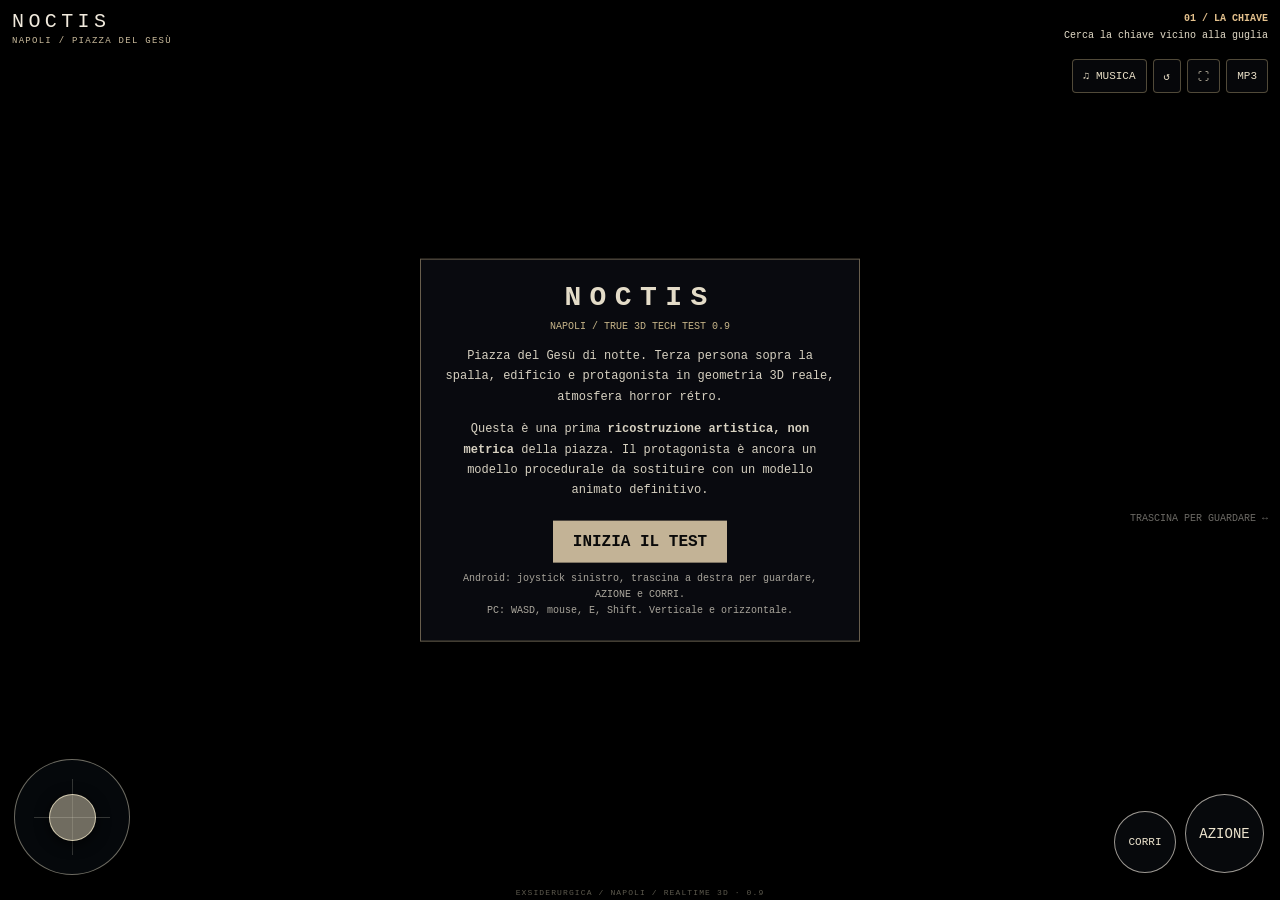
<file: noctis/3d/index.html>
<!doctype html><html lang="it"><head><meta charset="utf-8"><meta name="viewport" content="width=device-width,initial-scale=1,maximum-scale=1,user-scalable=no,viewport-fit=cover"><meta name="theme-color" content="#080a0f"><title>NOCTIS / Napoli — True 3D Test 0.9</title><style>
:root{--ivory:#e4dcc8;--accent:#cabb9c;--dark:#090a0c}*{box-sizing:border-box}html,body{margin:0;padding:0;width:100%;height:100%;background:var(--dark);overflow:hidden;color:var(--ivory);font-family:'Courier New',monospace}button{font:inherit;touch-action:manipulation}#app{position:fixed;inset:0;background:#06090f;overflow:hidden}canvas{position:absolute;inset:0;width:100%;height:100%;object-fit:fill;image-rendering:pixelated;touch-action:none}#scan{position:absolute;inset:0;pointer-events:none;background:repeating-linear-gradient(to bottom,transparent 0 4px,rgba(0,0,0,.16) 5px 6px);opacity:.25}#hud{position:absolute;inset:0;pointer-events:none}#head{display:flex;justify-content:space-between;align-items:flex-start;gap:10px;padding:calc(10px + env(safe-area-inset-top)) calc(12px + env(safe-area-inset-right)) 0 calc(12px + env(safe-area-inset-left));text-shadow:1px 2px 3px black}#brand{font-size:20px;letter-spacing:.22em;color:#f1eadd}#location{color:var(--accent);font-size:9px;letter-spacing:.14em;margin-top:3px}#task{text-align:right;font-size:10px;line-height:1.7;max-width:57%}#task b{color:#e4c18d}#tip{position:absolute;left:50%;top:20%;transform:translateX(-50%);text-align:center;min-width:170px;padding:7px 11px;background:#090a0acb;border:1px solid #af9d7266;color:#e8d6ab;opacity:0;transition:opacity .2s;font-size:12px}#tip.show{opacity:1}#gameUI{position:absolute;inset:0;pointer-events:none}#leftStick{position:absolute;left:calc(14px + env(safe-area-inset-left));bottom:calc(25px + env(safe-area-inset-bottom));width:116px;height:116px;border:1px solid #e1dbc477;border-radius:100%;background:#090d12a8;pointer-events:auto;touch-action:none}#leftStick:after,#leftStick:before{content:'';position:absolute;background:#e9e4d735;pointer-events:none}#leftStick:after{top:50%;left:17%;width:66%;height:1px}#leftStick:before{left:50%;top:17%;height:66%;width:1px}#nub{position:absolute;width:47px;height:47px;left:50%;top:50%;margin:-23.5px;background:#c2b9a391;border:1px solid #f2e8c7c0;border-radius:50%;box-shadow:0 3px 14px #000b;pointer-events:none}#rightPad{position:absolute;right:0;top:21%;width:54%;height:53%;pointer-events:auto;touch-action:none}#aimHint{position:absolute;top:57%;right:12px;color:#c6c2b98a;font-size:10px;text-align:right;pointer-events:none}#actions{position:absolute;right:calc(16px + env(safe-area-inset-right));bottom:calc(27px + env(safe-area-inset-bottom));display:flex;align-items:end;gap:9px;pointer-events:auto}.round{width:62px;height:62px;border:1px solid #e6dfd4ad;border-radius:50%;background:#0b0e13a9;color:#eee5cf;font-size:11px}.round.action{width:79px;height:79px;font-size:14px}.round.pressed{background:#9f8a64b0}#utility{position:absolute;right:calc(12px + env(safe-area-inset-right));top:calc(59px + env(safe-area-inset-top));display:flex;gap:6px;pointer-events:auto}.small{font-size:11px;background:#080a0ebf;border:1px solid #a3936d7a;border-radius:4px;color:#e9dfc7;padding:8px 10px;min-height:34px}#file{display:none}#prompt{position:absolute;bottom:calc(172px + env(safe-area-inset-bottom));left:50%;transform:translateX(-50%);color:#ead59e;font-size:11px;white-space:nowrap;text-shadow:0 2px 5px #000}#intro{position:absolute;left:50%;top:50%;transform:translate(-50%,-50%);width:min(440px,92vw);background:#0a0b10f2;border:1px solid #b3a17e8f;box-shadow:0 12px 80px #000c;text-align:center;padding:22px;z-index:4}#intro h1{letter-spacing:.3em;font-size:28px;margin:0 0 3px}#intro small{color:#c7b589;font-size:10px}#intro p{font-size:12px;line-height:1.7;color:#d7d1c1}#start{margin:8px 0;background:#c3b396;color:#0a0a0a;padding:12px 20px;border:0;font-weight:bold;cursor:pointer}#intro .controlText{font-size:10px;color:#aaa69c;line-height:1.6}#error{color:#f8adad;font-size:11px}#signature{position:absolute;bottom:3px;width:100%;text-align:center;font-size:8px;letter-spacing:.14em;color:#c8c0a777;pointer-events:none}@media(orientation:portrait){#head{padding-top:calc(9px + env(safe-area-inset-top))}#brand{font-size:16px}#location{font-size:8px}#task{font-size:9px;max-width:53%}#utility{top:calc(74px + env(safe-area-inset-top))}#leftStick{height:111px;width:111px;left:13px;bottom:calc(40px + env(safe-area-inset-bottom))}#actions{right:12px;bottom:calc(49px + env(safe-area-inset-bottom));gap:5px}.round{width:53px;height:53px;font-size:10px}.round.action{width:67px;height:67px;font-size:12px}#rightPad{top:27%;height:47%}#prompt{bottom:calc(176px + env(safe-area-inset-bottom))}#aimHint{top:70%;font-size:9px}}@media(orientation:landscape) and (max-height:520px){#brand{font-size:14px}#location,#task{font-size:8px}#utility{top:calc(46px + env(safe-area-inset-top))}#leftStick{width:93px;height:93px;bottom:calc(15px + env(safe-area-inset-bottom))}#nub{width:38px;height:38px;margin:-19px}#actions{bottom:calc(16px + env(safe-area-inset-bottom))}.round{width:52px;height:52px}.round.action{width:66px;height:66px}#prompt{bottom:calc(110px + env(safe-area-inset-bottom))}#aimHint{top:52%}}
</style></head><body><div id="app"><canvas id="view" aria-label="NOCTIS 3D, Piazza del Gesù"></canvas><div id="scan"></div><div id="hud"><div id="head"><div><div id="brand">NOCTIS</div><div id="location">NAPOLI / PIAZZA DEL GESÙ</div></div><div id="task"><b id="chapter">01 / LA CHIAVE</b><div id="objective">Cerca la chiave vicino alla guglia</div></div></div><div id="tip"></div><div id="prompt"></div></div><div id="gameUI"><div id="leftStick"><div id="nub"></div></div><div id="rightPad"></div><span id="aimHint">TRASCINA PER GUARDARE ↔</span><div id="actions"><button id="run" class="round">CORRI</button><button id="action" class="round action">AZIONE</button></div><div id="utility"><button id="music" class="small">♫ AUDIO</button><button id="reset" class="small">↺</button><button id="fullscreen" class="small">⛶</button><button id="pick" class="small">MP3</button><input type="file" id="file" accept="audio/*"></div></div><div id="signature">EXSIDERURGICA / NAPOLI / REALTIME 3D · 0.9</div><div id="intro"><h1>NOCTIS</h1><small>NAPOLI / TRUE 3D TECH TEST 0.9</small><p>Piazza del Gesù di notte. Terza persona sopra la spalla, edificio e protagonista in geometria 3D reale, atmosfera horror rétro.</p><p>Questa è una prima <b>ricostruzione artistica, non metrica</b> della piazza. Il protagonista è ancora un modello procedurale da sostituire con un modello animato definitivo.</p><button id="start">INIZIA IL TEST</button><div class="controlText">Android: joystick sinistro, trascina a destra per guardare, AZIONE e CORRI.<br>PC: WASD, mouse, E, Shift. Verticale e orizzontale.</div><div id="error"></div></div><audio id="bgm" loop preload="none"></audio></div><script>
(()=>{'use strict';
const $=id=>document.getElementById(id),canvas=$('view'),gl=canvas.getContext('webgl',{antialias:false,alpha:false,depth:true,preserveDrawingBuffer:false,powerPreference:'high-performance'});
if(!gl){$('error').textContent='WebGL non disponibile su questo browser';$('start').disabled=true;return;}
const VERT=`attribute vec3 position;attribute vec3 normal;attribute vec2 uv;attribute vec3 color;attribute float material;uniform mat4 vp;varying vec3 wpos;varying vec3 wnorm;varying vec2 tex;varying vec3 col;varying float mat;varying float dst;void main(){vec4 q=vp*vec4(position,1.);gl_Position=q;wpos=position;wnorm=normal;tex=uv;col=color;mat=material;dst=q.w;}`;
const FRAG=`precision mediump float;varying vec3 wpos;varying vec3 wnorm;varying vec2 tex;varying vec3 col;varying float mat;varying float dst;
float hash(vec2 x){return fract(sin(dot(x,vec2(127.1,311.7)))*43758.5453);}float noise(vec2 x){vec2 i=floor(x),f=fract(x);f=f*f*(3.-2.*f);return mix(mix(hash(i),hash(i+vec2(1,0)),f.x),mix(hash(i+vec2(0,1)),hash(i+vec2(1,1)),f.x),f.y);}
void main(){vec3 n=normalize(wnorm);vec3 base=col;float rough=noise(tex*9.3)*.42+noise(tex*37.1)*.11;
if(mat<1.5){vec2 q=tex*1.6;vec2 c=floor(q),f=fract(q);float grout=step(.055,min(min(f.x,1.-f.x),min(f.y,1.-f.y)));base*=mix(.40, .83+hash(c)*.35,grout);base*=.70+rough*.8;float puddle=smoothstep(.61,.9,noise(tex*.28+7.2));base+=vec3(.03,.07,.12)*puddle;}
else if(mat<2.5){base*=.63+rough*1.1;float stain=pow(noise(tex*.32+12.),2.4);base*=1.-.39*stain;}
else if(mat<3.5){base*=.78+rough*.65;float seam=sin(tex.y*5.8)*.04;base+=seam;}
else if(mat<4.5){vec2 p=fract(tex*1.15);float grout=step(.07,min(min(p.x,1.-p.x),min(p.y,1.-p.y)));base*=mix(.45,.85+noise(tex*5.)*.35,grout);}
else if(mat<5.5){base*=.58+noise(tex*19.)*.25;}
else if(mat<6.5){base*=.83+rough*.14;}
else if(mat<7.5){base*=.78+rough*.25;}
else if(mat<8.5){base*=.64+rough*.6;}
float moon=max(.06,dot(n,normalize(vec3(-.28,.9,-.2))))*.32;float warm=0.;
vec3 L=vec3(-19.,5.8,-4.);float dd=length(wpos-L);warm+=3.8/(1.+.15*dd*dd)*max(.2,dot(n,normalize(L-wpos)));
L=vec3(19.,5.7,-11.);dd=length(wpos-L);warm+=3.6/(1.+.15*dd*dd)*max(.2,dot(n,normalize(L-wpos)));
L=vec3(5.,5.6,-24.);dd=length(wpos-L);warm+=2.8/(1.+.16*dd*dd)*max(.2,dot(n,normalize(L-wpos)));
vec3 light=vec3(1.45,1.45,1.55)*(moon+.42)+vec3(2.2,1.28,.52)*warm;
if(mat<1.5){float wet=pow(max(.0,sin(tex.x*.48+tex.y*.2)),8.);base+=vec3(.22,.13,.07)*warm*wet*.6;}
if(mat>5.5&&mat<6.5)light=vec3(1.2,.92,.54);if(mat>8.5&&mat<9.5)light=vec3(1.3,1.0,.53);if(mat>9.5){light=vec3(1.0);}
vec3 finalColor=base*light;float fog=(mat>9.5)?0.:clamp((dst-27.)/82.,0.,.46);finalColor=mix(finalColor,vec3(.085,.11,.15),fog);
float dither=mod(gl_FragCoord.x+gl_FragCoord.y*2.,4.);finalColor*=.96+.012*dither;
gl_FragColor=vec4(pow(max(finalColor,vec3(0.)),vec3(.88)),1.);}`;
function shader(type,src){const sh=gl.createShader(type);gl.shaderSource(sh,src);gl.compileShader(sh);if(!gl.getShaderParameter(sh,gl.COMPILE_STATUS))throw Error(gl.getShaderInfoLog(sh));return sh;}let prog;
try{prog=gl.createProgram();gl.attachShader(prog,shader(gl.VERTEX_SHADER,VERT));gl.attachShader(prog,shader(gl.FRAGMENT_SHADER,FRAG));gl.linkProgram(prog);if(!gl.getProgramParameter(prog,gl.LINK_STATUS))throw Error(gl.getProgramInfoLog(prog));}catch(e){$('error').textContent='Shader: '+e.message;$('start').disabled=true;return;}
gl.useProgram(prog);gl.enable(gl.DEPTH_TEST);gl.depthFunc(gl.LEQUAL);gl.disable(gl.CULL_FACE);const attr=['position','normal','uv','color','material'].map(k=>gl.getAttribLocation(prog,k)),uni=gl.getUniformLocation(prog,'vp');attr.forEach(n=>gl.enableVertexAttribArray(n));
const cols={ground:[.23,.235,.25],stone:[.56,.48,.39],church:[.36,.37,.42],plaster:[.50,.43,.35],plaster2:[.38,.32,.28],metal:[.25,.24,.25],bronze:[.45,.35,.23],black:[.045,.048,.06],glass:[.06,.075,.095],light:[1,.8,.43],jacket:[.12,.125,.14],pants:[.115,.11,.13],skin:[.65,.46,.36],hair:[.14,.105,.075],shoes:[.14,.115,.10],red:[.50,.17,.13]};
let geo=[],target=geo;function addTri(a,b,c,n,col,mat,uv){let t=uv||[[a[0],a[1]],[b[0],b[1]],[c[0],c[1]]];for(let i=0;i<3;i++){let p=[a,b,c][i],u=t[i];target.push(...p,...n,...u,...col,mat);}}
function quad(a,b,c,d,color,mat=2,uv){const u=uv||[[0,0],[1,0],[1,1],[0,1]];const q=cross(sub(b,a),sub(c,a));const n=norm(q);addTri(a,b,c,n,color,mat,[u[0],u[1],u[2]]);addTri(a,c,d,n,color,mat,[u[0],u[2],u[3]]);}
function sub(a,b){return a.map((x,i)=>x-b[i])}function cross(a,b){return [a[1]*b[2]-a[2]*b[1],a[2]*b[0]-a[0]*b[2],a[0]*b[1]-a[1]*b[0]]}function norm(a){let k=Math.hypot(...a)||1;return a.map(x=>x/k)}function shade(c,a){return c.map(v=>Math.min(1,v*a))}
function cube(x,y,z,w,h,d,c,m=2){let X=x-w/2,Y=y,Z=z-d/2,W=x+w/2,H=y+h,D=z+d/2;quad([X,Y,D],[W,Y,D],[W,H,D],[X,H,D],shade(c,1.05),m,[[0,0],[w,0],[w,h],[0,h]]);quad([W,Y,Z],[X,Y,Z],[X,H,Z],[W,H,Z],shade(c,.79),m,[[0,0],[w,0],[w,h],[0,h]]);quad([W,Y,D],[W,Y,Z],[W,H,Z],[W,H,D],shade(c,.79),m,[[0,0],[d,0],[d,h],[0,h]]);quad([X,Y,Z],[X,Y,D],[X,H,D],[X,H,Z],shade(c,.84),m,[[0,0],[d,0],[d,h],[0,h]]);quad([X,H,D],[W,H,D],[W,H,Z],[X,H,Z],shade(c,1.10),m,[[0,0],[w,0],[w,d],[0,d]]);quad([X,Y,Z],[W,Y,Z],[W,Y,D],[X,Y,D],shade(c,.64),m);}
function taper(x,y,z,h,r1,r2,c,m=2,sides=8){for(let j=0;j<sides;j++){let a=j*2*Math.PI/sides,b=(j+1)*2*Math.PI/sides,A=[x+r1*Math.cos(a),y,z+r1*Math.sin(a)],B=[x+r1*Math.cos(b),y,z+r1*Math.sin(b)],C=[x+r2*Math.cos(b),y+h,z+r2*Math.sin(b)],D=[x+r2*Math.cos(a),y+h,z+r2*Math.sin(a)];quad(A,B,C,D,shade(c,.85+.2*Math.cos(a)),m,[[0,0],[r1*2,0],[r2*2,h],[0,h]]);}}
function pillar(x,z){cube(x,.0,z,4.3,.42,4.3,cols.stone,3);cube(x,.42,z,3.7,.3,3.7,cols.stone,3);cube(x,.72,z,2.9,1.8,2.9,cols.stone,3);cube(x,2.52,z,2.5,.5,2.5,shade(cols.stone,1.14),3);taper(x,3.02,z,5.6,1.16,.74,cols.stone,3,8);cube(x,8.5,z,2.2,.34,2.2,cols.stone,3);taper(x,8.84,z,8,.9,.34,cols.stone,3,8);cube(x,16.7,z,1.1,.5,1.1,cols.stone,3);taper(x,17.15,z,2.6,.3,.08,cols.bronze,5,6);}
function lamp(x,z){taper(x,.0,z,5.3,.17,.1,cols.metal,5,7);cube(x,5.20,z,1.05,.48,1.05,cols.light,6);cube(x,5.70,z,1.1,.2,1.1,cols.metal,5);cube(x,5.05,z,1.15,.1,1.15,cols.metal,5);}
function palazzo(x,z,w,d,h,c,side='front'){cube(x,0,z,w,h,d,c,2);cube(x,h,z,w+.6,.55,d+.6,shade(c,.78),3);let front=side==='front',fz=z+(front?d/2+.07:-d/2-.07);const num=Math.floor((w-2)/3.2);for(let f=0;f<3;f++)for(let j=0;j<num;j++){let xx=x-w/2+(j+.5)*w/num,yy=2.65+f*3.48;if(yy+2.3>h-.35)continue;cube(xx,yy,fz,1.3,2.15,.13,cols.black,5);cube(xx,yy+2.16,fz,1.7,.19,.36,shade(c,1.18),3);cube(xx,yy-.20,fz,1.8,.16,.36,shade(c,.72),3);if(f===1){cube(xx,yy-.37,fz+.68,1.77,.11,1.3,cols.stone,3);for(let k=0;k<5;k++)cube(xx-.7+k*.35,yy-.22,fz+1.22,.055,1.1,.06,cols.metal,5);}}for(let t=0;t<2;t++)cube(x,-.12,z+(t?d/2+.15:-d/2-.15),w,.25,.32,shade(c,.69),3);}
// All geometry is in metres. The landmark is a simplified artist-built Piazza del Gesù, not survey-accurate.
cube(0,-.25,0,95,.25,92,cols.ground,1);cube(-1,-.06,-.7,66,.055,53,cols.ground,1);
// The historic diamond-cut facade of Gesu Nuovo: individual triangular facets, not voxel blocks.
// Depth-tested sky gradient and a faceted moon behind the city skyline.
quad([-110,0,-77],[110,0,-77],[110,34,-77],[-110,34,-77],[.055,.071,.11],10);
quad([-110,34,-77],[110,34,-77],[110,75,-77],[-110,75,-77],[.037,.039,.070],10);
function disk(x,y,z,r,c,m=10,steps=13){for(let k=0;k<steps;k++){let a=k*2*Math.PI/steps,b=(k+1)*2*Math.PI/steps;addTri([x,y,z],[x+r*Math.cos(a),y+r*Math.sin(a),z],[x+r*Math.cos(b),y+r*Math.sin(b),z],[0,0,1],c,m);}}
disk(-11,30,-73,2.2,[.69,.73,.88],10);disk(-10.95,30.35,-72.99,1.37,[.86,.88,.91],10);
const churchX=10,churchZ=-31;cube(churchX,0,churchZ,28,21,4.5,cols.church,3);cube(churchX,20.8,churchZ,29,.65,5.1,cols.stone,3);
const facadeZ=churchZ+4.5/2+.035;
for(let x=churchX-13.85;x<churchX+13.6;x+=1.02)for(let y=.28;y<20.55;y+=1.02){let X=x+1.,Y=y+1.,a=[x,y,facadeZ],b=[X,y,facadeZ],c=[X,Y,facadeZ],d=[x,Y,facadeZ],q=[x+.5,y+.5,facadeZ+.29];addTri(a,b,q,[0,-.5,1],shade(cols.church,1.2),3);addTri(b,c,q,[.5,0,1],shade(cols.church,.79),3);addTri(c,d,q,[0,.5,1],shade(cols.church,.57),3);addTri(d,a,q,[-.5,0,1],shade(cols.church,.99),3);}
// Door portals and sculpted triangular pediment.
cube(churchX,0,facadeZ+.22,6.2,8.8,.46,cols.stone,3);cube(churchX,0,facadeZ+.59,4.8,7.25,.26,cols.black,5);cube(churchX-1.2,.4,facadeZ+.78,2.15,6.1,.12,shade(cols.plaster2,.62),4);cube(churchX+1.2,.4,facadeZ+.78,2.15,6.1,.12,shade(cols.plaster2,.62),4);for(let y=1;y<6.7;y+=1.3){cube(churchX,y,facadeZ+.87,4.2,.10,.12,shade(cols.stone,.44),3);}for(let xx of [-3.7,3.7]){cube(churchX+xx,0,facadeZ+.36,.72,8.9,.67,cols.stone,3);taper(churchX+xx,8.9,facadeZ+.4,1.,.65,.45,cols.stone,3,6);}cube(churchX,9.3,facadeZ+.47,8.7,.57,1.0,cols.stone,3);let peak=[churchX,12.7,facadeZ+.8],pLeft=[churchX-4.7,9.88,facadeZ+.8],pRight=[churchX+4.7,9.88,facadeZ+.8];addTri(pLeft,pRight,peak,[0,0,1],shade(cols.stone,.78),3);cube(churchX,14.35,facadeZ+.48,4.0,3.95,.45,cols.black,5);cube(churchX,18.26,facadeZ+.50,4.9,.3,.65,cols.stone,3);
pillar(-5.4,-5.5);
// Palazzo fronts enclose a recognisable narrow piazza, with side street on the right.
palazzo(-26,-25,18,16,19,cols.plaster,'front');palazzo(-26,-2,18,24,19,cols.plaster2,'front');palazzo(-24,26,20,10,17,cols.plaster,'front');palazzo(2,26,26,12,19,cols.plaster2,'front');palazzo(28,22,16,20,17,cols.plaster,'front');palazzo(31,-21,13,11,18,cols.plaster2,'front');palazzo(39,2,13,22,19,cols.plaster2,'front');
// Corner wall, shop fronts, shutters and gates: each architectural component is in 3D.
for(let i=0;i<3;i++){const x=-19+i*5;cube(x,0,-16,3.6,3.4,.22,cols.metal,5);for(let j=0;j<17;j++)cube(x,.19+j*.19,-15.85,3.32,.026,.10,shade(cols.metal,.69),5);}
for(let [x,z] of [[-19,-4],[19,-11],[5,-24],[21,15]])lamp(x,z);
for(let [x,z] of [[-10,12],[-7,12],[-4,12],[-1,12],[2,12],[5,12],[8,12],[11,12],[14,12]]){taper(x,0,z,.72,.22,.15,cols.stone,3,7);}
// Exit gate and chain at the eastern side.
// Gate now uses a dynamic mesh, so its visual geometry disappears when opened.
// Debris, parked motorcycles and posters: environmental scale and detail.
for(let j=0;j<12;j++){let x=-30+(j*37%64),z=-12+(j*19%35);cube(x,-.025,z,.8,.05,.34,shade(cols.stone,.5+j*.025),3);}
function motorbike(x,z){for(let dx of [-.65,.65])taper(x+dx,.1,z,.52,.35,.32,cols.black,5,8);cube(x,.45,z,1.6,.37,.65,cols.metal,5);cube(x-.24,.82,z,.7,.13,.58,cols.black,5);cube(x+.43,.8,z,.38,.25,.54,cols.plaster2,5);}
motorbike(-28,10);motorbike(24,13);
const statBuffer=gl.createBuffer();gl.bindBuffer(gl.ARRAY_BUFFER,statBuffer);gl.bufferData(gl.ARRAY_BUFFER,new Float32Array(geo),gl.STATIC_DRAW);let statCount=geo.length/12;let dyn=[],dynBuffer=gl.createBuffer();
function lookAt(eye,at){let z=norm(sub(eye,at)),x=norm(cross([0,1,0],z)),y=cross(z,x);return [x[0],y[0],z[0],0,x[1],y[1],z[1],0,x[2],y[2],z[2],0,-(x[0]*eye[0]+x[1]*eye[1]+x[2]*eye[2]),-(y[0]*eye[0]+y[1]*eye[1]+y[2]*eye[2]),-(z[0]*eye[0]+z[1]*eye[1]+z[2]*eye[2]),1]}
function perspective(fov,a,n,f){let q=1/Math.tan(fov/2);return[q/a,0,0,0,0,q,0,0,0,0,(f+n)/(n-f),-1,0,0,2*f*n/(n-f),0]}
function matmul(a,b){let o=Array(16).fill(0);for(let col=0;col<4;col++)for(let row=0;row<4;row++)for(let k=0;k<4;k++)o[col*4+row]+=a[k*4+row]*b[col*4+k];return o;}
function draw(buf,count){gl.bindBuffer(gl.ARRAY_BUFFER,buf);const bytes=12*4,off=[0,12,24,32,44],sz=[3,3,2,3,1];for(let k=0;k<5;k++)gl.vertexAttribPointer(attr[k],sz[k],gl.FLOAT,false,bytes,off[k]);gl.drawArrays(gl.TRIANGLES,0,count);}
const player={x:-8,z:10,yaw:0},cam={yaw:0,pitch:.04};let keys={},stick={x:0,y:0},sprint=false,run=false,playing=false,hasKey=false,openGate=false,elapsed=0,last=0,noticeUntil=0,frames=0;
const wallBlocks=[[-26,-25,18,16],[-26,-2,18,24],[-24,26,20,10],[2,26,26,12],[28,22,16,20],[31,-21,13,11],[39,2,13,22],[10,-31,28,4.5],[-5.4,-5.5,4.3,4.3]];
function collide(x,z){if(x < -39||x>45||z< -36||z>38)return true;for(let [cx,cz,w,d] of wallBlocks)if(Math.abs(x-cx)<w/2+.4&&Math.abs(z-cz)<d/2+.4)return true;if(!openGate&&x>28.4&&x<30.8&&z>-12.5&&z<.6)return true;return false;}
function sphere(cx,y,cz,rx,ry,rz,c,m=7,rings=5,sides=8){for(let i=0;i<rings;i++){const a=-Math.PI/2+i*Math.PI/rings,b=-Math.PI/2+(i+1)*Math.PI/rings;for(let j=0;j<sides;j++){let p=j*Math.PI*2/sides,q=(j+1)*Math.PI*2/sides;const at=(aa,bb)=>[cx+rx*Math.cos(aa)*Math.cos(bb),y+ry*Math.sin(aa),cz+rz*Math.cos(aa)*Math.sin(bb)];quad(at(a,p),at(a,q),at(b,q),at(b,p),shade(c,.95+.12*Math.sin(j*10)),m);}}}
// All actor geometry below is generated as polygons, moved by the player transform each frame (not a billboard/sprite).
function actor(){dyn.length=0;target=[];let loc=target;let sway=run?Math.sin(elapsed*11):0;let bob=run?.035*Math.abs(sway):0;
// torso tapered coat + separated articulated joints
function seg(ax,ay,az,bx,by,bz,r1,r2,c,m=7,s=7){let v=norm([bx-ax,by-ay,bz-az]);let v2=Math.abs(v[1])>.96?[1,0,0]:norm(cross(v,[0,1,0]));let v3=norm(cross(v,v2));for(let k=0;k<s;k++){let a=2*Math.PI*k/s,b=2*Math.PI*(k+1)/s,ring=(x,y,z,r,t)=>[x+r*(v2[0]*Math.cos(t)+v3[0]*Math.sin(t)),y+r*(v2[1]*Math.cos(t)+v3[1]*Math.sin(t)),z+r*(v2[2]*Math.cos(t)+v3[2]*Math.sin(t))];quad(ring(ax,ay,az,r1,a),ring(ax,ay,az,r1,b),ring(bx,by,bz,r2,b),ring(bx,by,bz,r2,a),c,m);}}
const a=(p)=>p;seg(0,.82+bob,0,0,1.82+bob,0,.39,.41,cols.jacket);sphere(0,1.72+bob,.025,.49,.34,.33,shade(cols.jacket,.93));sphere(0,1.94+bob,-.035,.225,.255,.20,cols.skin);sphere(0,2.085+bob,-.04,.25,.16,.22,cols.hair);sphere(0,2.31+bob,-.09,.15,.11,.13,cols.hair);sphere(0,2.32+bob,-.10,.11,.11,.10,cols.hair); // topknot
seg(-.41,1.67+bob,0,-.55,.96+bob,-.11,.21,.14,cols.jacket);seg(.41,1.67+bob,0,.55,.95+bob,-.10,.21,.14,cols.jacket);sphere(-.55,.88+bob,-.11,.12,.16,.12,cols.skin);sphere(.55,.88+bob,-.11,.12,.16,.12,cols.skin);
for(let s of [-1,1]){let lift=s*sway*.28;seg(s*.21,.81+bob,0,s*.24,.15+Math.max(0,lift)+bob,lift,.23,.16,cols.pants);seg(s*.24,.15+Math.max(0,lift)+bob,lift,s*.24,.09+Math.max(0,lift)+bob,lift-.14,.16,.18,cols.shoes);sphere(s*.24,.11+Math.max(0,lift)+bob,lift-.25,.19,.115,.32,cols.shoes);}
// gun held in right hand; independent 3D geometry
seg(.54,.90+bob,-.16,.46,1.0+bob,-.39,.13,.12,cols.jacket);sphere(.47,.99+bob,-.38,.12,.11,.13,cols.skin);seg(.42,1.01+bob,-.52,.42,1.01+bob,-.85,.13,.12,cols.metal,5);seg(.42,.95+bob,-.65,.42,.69+bob,-.64,.07,.05,cols.metal,5);
// transform all generated local vertices into world space using player rotation
let cs=Math.cos(player.yaw),sn=Math.sin(player.yaw);for(let i=0;i<loc.length;i+=12){let x=loc[i],z=loc[i+2],nx=loc[i+3],nz=loc[i+5];dyn.push(player.x+x*cs+z*sn,loc[i+1],player.z-x*sn+z*cs,nx*cs+nz*sn,loc[i+4],-nx*sn+nz*cs,...loc.slice(i+6,i+12));}
// key is a separate 3D object and animates without collision issues
if(!openGate){target=dyn;cube(29.5,0,-6,.26,5.4,13,cols.metal,5);for(let z=-12.2;z<.4;z+=.43)cube(29.55,0,z,.09,5.1,.09,cols.metal,5);cube(29.5,5.12,-6,.3,.24,13,cols.metal,5);}
if(!hasKey){target=dyn;let y=.8+Math.sin(elapsed*2.)*.13;const x=-9.0,z=-8.;taper(x,y,z,.16,.23,.22,[.8,.63,.20],9,9);cube(x+.31,y,z,.64,.12,.11,[.9,.72,.21],9);cube(x+.46,y-.21,z,.15,.27,.10,[.9,.72,.21],9);}
target=geo;gl.bindBuffer(gl.ARRAY_BUFFER,dynBuffer);gl.bufferData(gl.ARRAY_BUFFER,new Float32Array(dyn),gl.DYNAMIC_DRAW);}
function notify(s,seconds=2.4){$('tip').textContent=s;$('tip').classList.add('show');noticeUntil=performance.now()+seconds*1000;}
function action(){let keydist=Math.hypot(player.x+9,player.z+8),gate=Math.hypot(player.x-28.5,player.z+6);if(!hasKey&&keydist<3.5){hasKey=true;$('chapter').textContent='02 / IL CANCELLO';$('objective').textContent='Apri il cancello nel vicolo est';notify('CHIAVE RACCOLTA',2.5);}else if(gate<5){if(!hasKey)notify('IL CANCELLO È CHIUSO');else{openGate=true;notify('CANCELLO APERTO — FINE DEMO',8);$('chapter').textContent='DEMO COMPLETATA';$('objective').textContent='Piazza del Gesù — prototipo 3D';}}else notify('NESSUN OGGETTO DA USARE');}
function movement(dt){let f=(keys.w||keys.ArrowUp?1:0)-(keys.s||keys.ArrowDown?1:0)-stick.y;let r=(keys.d||keys.ArrowRight?1:0)-(keys.a||keys.ArrowLeft?1:0)+stick.x;let mag=Math.hypot(f,r);run=mag>.12;const speed=(sprint||keys.Shift?6.5:3.5)*Math.min(1,mag)*dt;if(run){f/=mag;r/=mag;let dx=(Math.cos(cam.yaw)*r-Math.sin(cam.yaw)*f)*speed,dz=(-Math.sin(cam.yaw)*r-Math.cos(cam.yaw)*f)*speed;let desired=Math.atan2(-dx,-dz);player.yaw+=Math.atan2(Math.sin(desired-player.yaw),Math.cos(desired-player.yaw))*Math.min(1,dt*9);if(!collide(player.x+dx,player.z))player.x+=dx;if(!collide(player.x,player.z+dz))player.z+=dz;}let keydist=Math.hypot(player.x+9,player.z+8),gate=Math.hypot(player.x-28.5,player.z+6);$('prompt').textContent= !hasKey&&keydist<3.8?'AZIONE · RACCOGLI LA CHIAVE':gate<5.5?'AZIONE · CANCELLO':'';}
let rw=480,rh=270;function resize(){const rect=$('app').getBoundingClientRect(),aspect=rect.width/Math.max(1,rect.height);if(aspect>1.0){rh=260;rw=Math.max(310,Math.min(650,Math.round(rh*aspect)));}else{rw=310;rh=Math.max(400,Math.min(700,Math.round(rw/aspect)));}canvas.width=rw;canvas.height=rh;gl.viewport(0,0,rw,rh);}window.addEventListener('resize',resize);resize();new ResizeObserver(resize).observe($('app'));
function frame(now){requestAnimationFrame(frame);if(!last)last=now;let dt=Math.min(.046,(now-last)/1000);last=now;if(!playing)return;elapsed+=dt;movement(dt);if(now>noticeUntil)$('tip').classList.remove('show');actor();const ey=[player.x+Math.sin(cam.yaw)*3.2+Math.cos(cam.yaw)*1.2,2.42+Math.sin(cam.pitch)*1.6,player.z+Math.cos(cam.yaw)*3.2-Math.sin(cam.yaw)*1.2],at=[player.x-Math.sin(cam.yaw)*3.2,1.38+Math.sin(cam.pitch)*2.2,player.z-Math.cos(cam.yaw)*3.2];let vp=matmul(perspective(rw>rh?1.00:1.16,rw/rh,.1,130),lookAt(ey,at));gl.uniformMatrix4fv(uni,false,new Float32Array(vp));gl.clearColor(.036,.047,.074,1);gl.clear(gl.COLOR_BUFFER_BIT|gl.DEPTH_BUFFER_BIT);draw(statBuffer,statCount);draw(dynBuffer,dyn.length/12);}
requestAnimationFrame(frame);
let stickId=null;const st=$('leftStick'),nub=$('nub');function updateStick(e){let b=st.getBoundingClientRect(),dx=e.clientX-(b.left+b.width/2),dy=e.clientY-(b.top+b.height/2),r=b.width*.36,d=Math.hypot(dx,dy);if(d>r){dx*=r/d;dy*=r/d;}stick={x:dx/r,y:dy/r};nub.style.transform=`translate(${dx}px,${dy}px)`}st.addEventListener('pointerdown',e=>{e.preventDefault();st.setPointerCapture(e.pointerId);stickId=e.pointerId;updateStick(e)});st.addEventListener('pointermove',e=>{if(e.pointerId===stickId)updateStick(e)});function stickStop(e){if(e.pointerId!==stickId)return;stickId=null;stick={x:0,y:0};nub.style.transform='translate(0,0)';}st.addEventListener('pointerup',stickStop);st.addEventListener('pointercancel',stickStop);
const rp=$('rightPad');let lookId=null,oldX=0,oldY=0;rp.addEventListener('pointerdown',e=>{e.preventDefault();rp.setPointerCapture(e.pointerId);lookId=e.pointerId;oldX=e.clientX;oldY=e.clientY});rp.addEventListener('pointermove',e=>{if(e.pointerId!==lookId)return;cam.yaw-=Math.max(-70,Math.min(70,e.clientX-oldX))*.006;cam.pitch=Math.max(-.36,Math.min(.45,cam.pitch+(e.clientY-oldY)*.0025));oldX=e.clientX;oldY=e.clientY});rp.addEventListener('pointerup',()=>lookId=null);rp.addEventListener('pointercancel',()=>lookId=null);
$('action').addEventListener('pointerdown',e=>{e.preventDefault();action()});$('run').addEventListener('pointerdown',e=>{e.preventDefault();sprint=true;$('run').classList.add('pressed')});for(let ev of ['pointerup','pointerleave','pointercancel'])$('run').addEventListener(ev,()=>{sprint=false;$('run').classList.remove('pressed')});window.addEventListener('keydown',e=>{const k=e.key.length===1?e.key.toLowerCase():e.key;keys[k]=true;if(k===' '||k==='ArrowUp'||k==='ArrowDown')e.preventDefault();if((k==='e'||k===' ')&&!e.repeat)action();});window.addEventListener('keyup',e=>{keys[e.key.length===1?e.key.toLowerCase():e.key]=false});window.addEventListener('blur',()=>{stick={x:0,y:0};sprint=false;keys={}});
// Hosted full soundtrack; an Android gesture starts playback, without iframe or Google Drive redirects.
let trackUrl='',audioReady=false,musicLoading=false,manual=false;const audio=$('bgm');audio.volume=.45;
function setTrack(blob){if(trackUrl)URL.revokeObjectURL(trackUrl);trackUrl=URL.createObjectURL(blob);audio.src=trackUrl;audio.load();audioReady=true;$('music').textContent='♫ MUSICA';}
async function getTrack(){if(musicLoading)return;musicLoading=true;$('music').textContent='♫ CARICO';try{let parts=await Promise.all(Array.from({length:6},(_,i)=>fetch('../music/p'+i+'.bin?v=20261105').then(r=>{if(!r.ok)throw Error('HTTP '+r.status);return r.arrayBuffer()})));let blob=new Blob(parts,{type:'audio/ogg'});if(blob.size!==1523969)throw Error('Dimensione audio errata');if(!manual)setTrack(blob);if(playing&&audioReady)audio.play().catch(()=>notify('TOCCA ♫ MUSICA PER ASCOLTARE'));}catch(e){$('music').textContent='♫ MP3';notify('AUDIO NON DISPONIBILE — USA MP3');}}
let songLoading=getTrack();function startSound(){if(audioReady)audio.play().then(()=>$('music').textContent='Ⅱ PAUSA').catch(()=>notify('TOCCA ♫ MUSICA PER ATTIVARE'));else songLoading.then(()=>{if(audioReady)audio.play().catch(()=>notify('TOCCA ♫ MUSICA PER ATTIVARE'));});}
$('music').addEventListener('click',()=>{if(audio.paused)startSound();else{audio.pause();$('music').textContent='♫ MUSICA'}});$('pick').addEventListener('click',()=>$('file').click());$('file').addEventListener('change',e=>{let f=e.target.files?.[0];if(!f)return;manual=true;setTrack(f);startSound();});$('reset').addEventListener('click',()=>{player.x=-8;player.z=10;cam.yaw=0;cam.pitch=.04;notify('POSIZIONE RIPRISTINATA')});$('fullscreen').addEventListener('click',()=>{if(document.fullscreenElement)document.exitFullscreen?.();else $('app').requestFullscreen?.().catch(()=>{})});$('start').addEventListener('click',()=>{$('intro').style.display='none';playing=true;last=performance.now();startSound()});window.addEventListener('pagehide',()=>{audio.pause();if(trackUrl)URL.revokeObjectURL(trackUrl)});
})();</script></body></html>
</file>
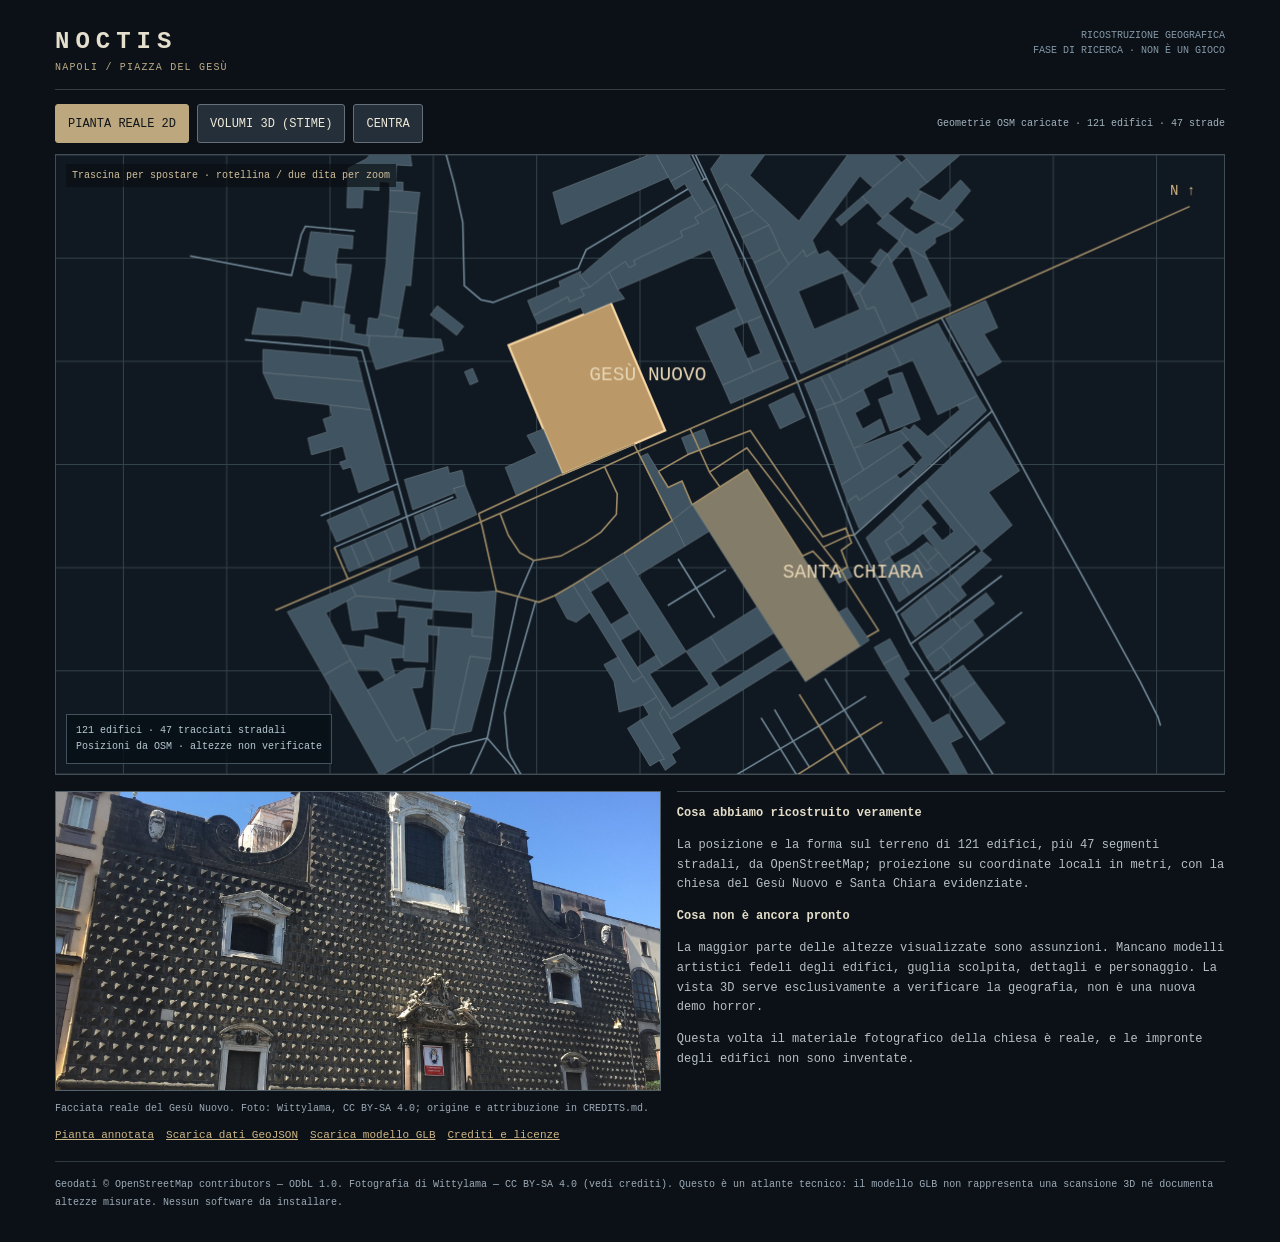
<file: noctis/atlas/index.html>
<!doctype html>
<html lang="it"><head><meta charset="utf-8"><meta name="viewport" content="width=device-width,initial-scale=1,viewport-fit=cover,user-scalable=no"><meta name="theme-color" content="#0c1117">
<title>NOCTIS — Piazza del Gesù | Atlante geografico</title>
<style>
:root{font-family:ui-monospace,Menlo,Consolas,monospace;color:#e5dfcd;background:#0c1117}*{box-sizing:border-box}html,body{margin:0;min-height:100%;background:#0c1117}main{max-width:1200px;margin:auto;padding:15px}header{display:flex;align-items:flex-start;justify-content:space-between;gap:14px;padding:13px 0 16px;border-bottom:1px solid #353c42;margin-bottom:14px}h1{font-size:24px;letter-spacing:.25em;margin:0}header p{font-size:10px;letter-spacing:.12em;color:#bdab88;margin:7px 0 0}.minor{font-size:10px;color:#8497a7;text-align:right;line-height:1.5}button{touch-action:manipulation;background:#252f39;color:#efe9d8;border:1px solid #65707a;border-radius:3px;padding:10px 12px;min-height:39px;font:12px ui-monospace,monospace;cursor:pointer}button.selected{background:#bda77e;color:#10151a;border-color:#bda77e}button:focus-visible,a:focus-visible{outline:3px solid #e4ce99}a{color:#cfb686}.tools{display:flex;flex-wrap:wrap;align-items:center;gap:8px;margin-bottom:11px}.tools .status{color:#a3b4bf;font-size:10px;flex:1;text-align:right}.frame{border:1px solid #424c54;position:relative;background:#101821;height:min(69vh,670px);min-height:360px;overflow:hidden;touch-action:none}.frame canvas{display:block;width:100%;height:100%;touch-action:none}.readout{position:absolute;left:10px;bottom:10px;pointer-events:none;background:#071017d0;border:1px solid #42515b;padding:8px 9px;color:#b7c9d1;font-size:10px;line-height:1.6}.hint{position:absolute;top:9px;left:10px;pointer-events:none;color:#d4c09b;background:#090e13aa;font-size:10px;padding:6px}.picture{display:grid;grid-template-columns:minmax(0,1.05fr) minmax(0,.95fr);gap:16px;margin-top:16px}.picture img{width:100%;height:300px;object-fit:cover;object-position:50% 48%;border:1px solid #53616a}.notes{border-top:1px solid #3e4952;padding-top:12px;font-size:12px;color:#b7c0c5;line-height:1.65}.notes b{color:#e4ddc9}.notes p{margin:0 0 12px}.links{display:flex;gap:12px;flex-wrap:wrap;margin:13px 0 20px;font-size:11px}footer{border-top:1px solid #303a43;margin:20px 0 0;padding:14px 0;font-size:10px;color:#9daab6;line-height:1.8}@media(max-width:700px){main{padding:10px}header h1{font-size:19px}.minor{font-size:9px}.frame{height:56vh;min-height:310px}.picture{grid-template-columns:1fr}.picture img{height:210px}.tools .status{width:100%;flex:none;text-align:left}}@media(orientation:landscape) and (max-height:600px){.frame{height:71vh;min-height:230px}.picture img{height:190px}}
</style></head><body><main><header><div><h1>NOCTIS</h1><p>NAPOLI / PIAZZA DEL GESÙ</p></div><div class="minor">RICOSTRUZIONE GEOGRAFICA<br>FASE DI RICERCA · NON È UN GIOCO</div></header>
<div class="tools"><button class="selected" id="mapButton">PIANTA REALE 2D</button><button id="viewButton">VOLUMI 3D (STIME)</button><button id="resetButton">CENTRA</button><span id="status" class="status">Caricamento dati OSM…</span></div>
<section class="frame" id="frame"><canvas id="view" aria-label="Atlante cartografico e volumetrico della Piazza del Gesù"></canvas><div class="hint" id="hint">Trascina per spostare · rotellina / due dita per zoom</div><div class="readout" id="readout">121 edifici · 47 tracciati stradali<br>Posizioni da OSM · altezze non verificate</div></section>
<div class="picture"><div><img src="./assets/gesu_facade_reference.jpg" alt="Facciata reale della Chiesa del Gesù Nuovo, foto CC BY-SA 4.0"><div style="font-size:10px;color:#9daab6;line-height:1.5;margin-top:5px">Facciata reale del Gesù Nuovo. Foto: Wittylama, CC BY-SA 4.0; origine e attribuzione in CREDITS.md.</div></div><div class="notes"><p><b>Cosa abbiamo ricostruito veramente</b></p><p>La posizione e la forma sul terreno di 121 edifici, più 47 segmenti stradali, da OpenStreetMap; proiezione su coordinate locali in metri, con la chiesa del Gesù Nuovo e Santa Chiara evidenziate.</p><p><b>Cosa non è ancora pronto</b></p><p>La maggior parte delle altezze visualizzate sono assunzioni. Mancano modelli artistici fedeli degli edifici, guglia scolpita, dettagli e personaggio. La vista 3D serve esclusivamente a verificare la geografia, non è una nuova demo horror.</p><p>Questa volta il materiale fotografico della chiesa è reale, e le impronte degli edifici non sono inventate.</p></div></div>
<nav class="links"><a href="assets/pianta_annotata.png" target="_blank">Pianta annotata</a><a href="assets/piazza_del_gesu_footprints.geojson" download>Scarica dati GeoJSON</a><a href="assets/edifici_OSM_altezze_approssimate.glb" download>Scarica modello GLB</a><a href="assets/CREDITS.md" target="_blank">Crediti e licenze</a></nav>
<footer>Geodati © OpenStreetMap contributors — ODbL 1.0. Fotografia di Wittylama — CC BY-SA 4.0 (vedi crediti). Questo è un atlante tecnico: il modello GLB non rappresenta una scansione 3D né documenta altezze misurate. Nessun software da installare.</footer>
</main><script src="./viewer.js"></script></body></html>
</file>
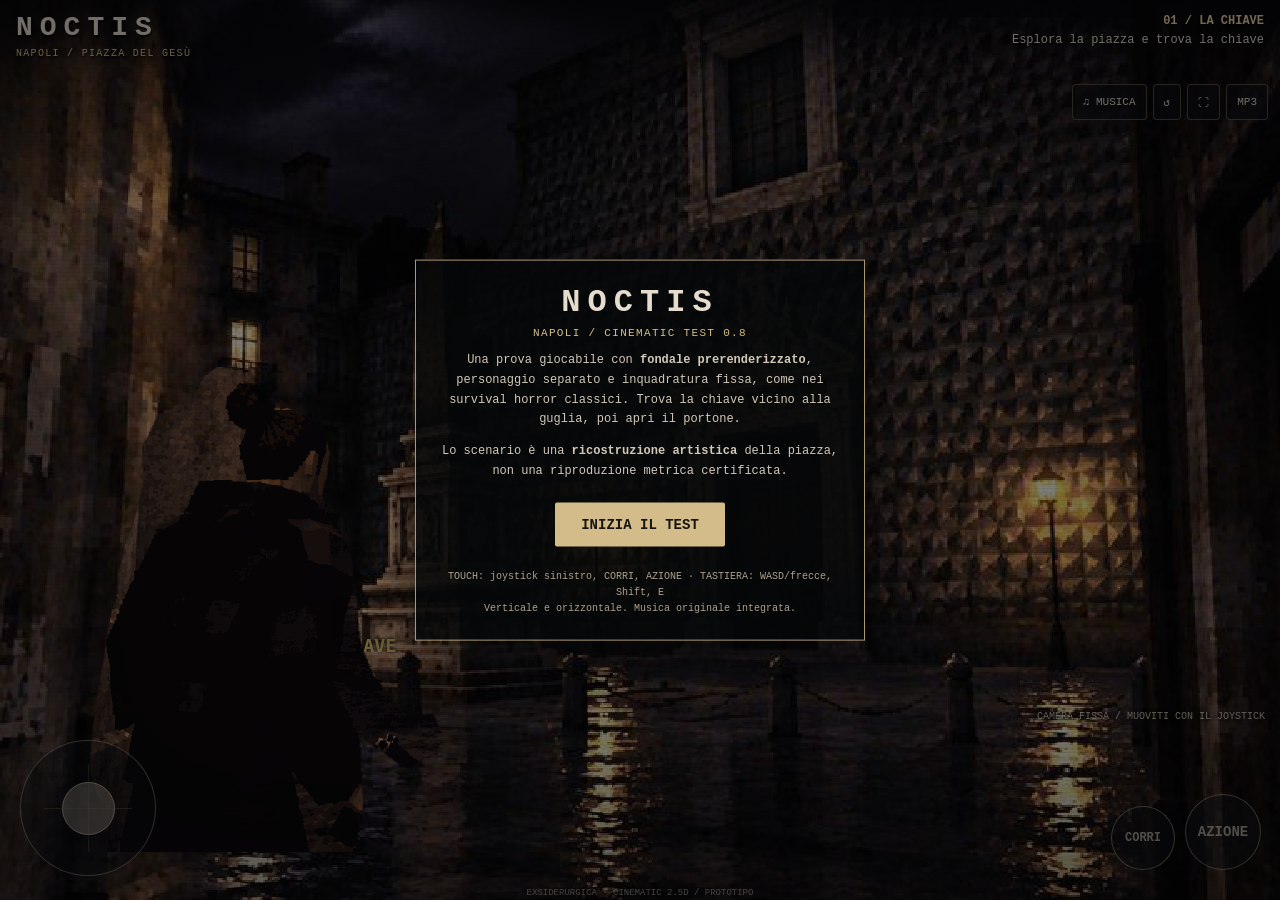
<file: noctis/cinema/index.html>
<!doctype html>
<html lang="it">
<head>
<meta charset="utf-8"><meta name="viewport" content="width=device-width,initial-scale=1,viewport-fit=cover,maximum-scale=1,user-scalable=no"><meta name="theme-color" content="#080909">
<meta name="description" content="NOCTIS — prova cinematografica browser, Piazza del Gesù, Napoli, horror anni 90."><title>NOCTIS / Piazza del Gesù — Cinema Test 0.8</title>
<style>
:root{color-scheme:dark;--gold:#d5be89;--text:#e5dccd;--dim:#b0a38a}*{box-sizing:border-box}html,body{margin:0;width:100%;height:100%;overflow:hidden;background:#050506;font-family:'Courier New',monospace;color:var(--text);overscroll-behavior:none}button{font-family:inherit;touch-action:manipulation}#app{position:fixed;inset:0;overflow:hidden;background:#030405}#frame{position:absolute;inset:0;display:block;width:100%;height:100%;image-rendering:pixelated;touch-action:none}#scan{position:absolute;inset:0;pointer-events:none;background:repeating-linear-gradient(0deg,transparent 0 3px,#000 4px);opacity:.08}#shade{position:absolute;inset:0;pointer-events:none;box-shadow:inset 0 0 18vw 2vw #0008}#hud{position:absolute;top:env(safe-area-inset-top);left:0;right:0;display:flex;justify-content:space-between;align-items:flex-start;gap:16px;padding:12px 16px;text-shadow:1px 2px 2px #000;background:linear-gradient(#020304b8,transparent);pointer-events:none}#title{font-size:clamp(16px,3.4vw,28px);font-weight:bold;letter-spacing:.25em}#place{font-size:10px;letter-spacing:.13em;color:var(--gold);margin-top:5px}#mission{text-align:right;font-size:12px;line-height:1.55;max-width:56%}#mission strong{color:#ead0a0}#toast{position:absolute;top:26%;left:50%;transform:translateX(-50%);background:#0d0d0de8;border:1px solid #bd9c60b4;padding:9px 14px;max-width:80%;text-align:center;font-size:12px;opacity:0;transition:opacity .25s;pointer-events:none;z-index:4}#toast.show{opacity:1}#top{position:absolute;top:calc(env(safe-area-inset-top) + 84px);right:12px;display:flex;gap:6px;z-index:3}.tool{background:#0b0d10bf;border:1px solid #998e7277;color:var(--text);padding:10px;border-radius:4px;font-size:11px;min-height:36px}#controls{position:absolute;inset:0;pointer-events:none;z-index:2}#stick{position:absolute;bottom:calc(24px + env(safe-area-inset-bottom));left:20px;width:136px;height:136px;border:1px solid #dfd5b999;border-radius:50%;background:#0a0e13a6;display:grid;place-items:center;pointer-events:auto;touch-action:none}#stick:before,#stick:after{content:'';position:absolute;background:#b3ae9a55}#stick:before{width:1px;height:88px}#stick:after{width:88px;height:1px}#nub{width:53px;height:53px;border-radius:50%;background:#c1b6a99e;border:1px solid #ece4c9;box-shadow:0 0 12px #0008;transform:translate(0px,0px)}#btns{position:absolute;bottom:calc(30px + env(safe-area-inset-bottom));right:19px;display:flex;align-items:flex-end;gap:10px;pointer-events:auto}.action{width:76px;height:76px;border-radius:50%;border:1px solid #e1d5beab;background:#111318bd;color:#ede6d7;font-weight:bold;font-size:12px}.action:first-child{width:64px;height:64px}#use{font-size:14px}.action.active{background:#baa270;color:#161514}#touchHint{position:absolute;bottom:calc(env(safe-area-inset-bottom) + 178px);right:15px;font-size:10px;color:#f2e8d4c9;text-shadow:1px 1px 4px #000;pointer-events:none}#overlay{position:absolute;z-index:5;top:50%;left:50%;transform:translate(-50%,-50%);width:min(88vw,450px);text-align:center;background:#050708ed;border:1px solid #aa9774;padding:23px 20px;box-shadow:0 0 0 100vmax #05050782,0 15px 55px #000b}#overlay h1{font-size:32px;letter-spacing:.22em;margin:0 0 6px}#overlay .sub{font-size:11px;color:var(--gold);letter-spacing:.12em}#overlay p{font-size:12px;line-height:1.65;color:#d2c8b9}#start{background:#d4bc8a;color:#161410;border:0;border-radius:2px;padding:14px 26px;font-weight:bold;font-size:14px;margin:9px}#overlay small{display:block;color:#ada08e;font-size:10px;line-height:1.6;margin-top:13px}#info{position:absolute;bottom:2px;left:50%;transform:translateX(-50%);font-size:9px;white-space:nowrap;opacity:.58;pointer-events:none}#musicFile{display:none}#fail{color:#f0b4a4;font-size:12px}#close{display:none}
@media(orientation:portrait){#title{font-size:17px}#place{font-size:9px}#mission{font-size:10px;max-width:56%}#hud{padding:10px 11px}#top{top:calc(env(safe-area-inset-top) + 70px);right:9px}#stick{width:116px;height:116px;bottom:calc(20px + env(safe-area-inset-bottom));left:15px}#nub{width:47px;height:47px}#btns{right:10px;bottom:calc(24px + env(safe-area-inset-bottom));gap:6px}.action{width:69px;height:69px;font-size:11px}.action:first-child{width:58px;height:58px}#touchHint{bottom:calc(152px + env(safe-area-inset-bottom));font-size:10px}#overlay h1{font-size:26px}#info{display:none}}
@media(orientation:landscape) and (max-height:470px){#title{font-size:16px}#place{font-size:8px}#mission{font-size:10px}#top{top:calc(55px + env(safe-area-inset-top))}#stick{width:100px;height:100px;bottom:12px}#nub{width:38px;height:38px}#btns{bottom:12px}.action{width:58px;height:58px}.action:first-child{width:50px;height:50px}#touchHint{bottom:115px}}
@media(pointer:fine){#stick,#btns{opacity:.65}}
</style>
</head>
<body>
<div id="app"><canvas id="frame" aria-label="NOCTIS: Piazza del Gesù, scena cinematografica interattiva"></canvas><div id="scan"></div><div id="shade"></div>
<div id="hud"><div><div id="title">NOCTIS</div><div id="place">NAPOLI / PIAZZA DEL GESÙ</div></div><div id="mission"><strong>01 / LA CHIAVE</strong><div id="objective">Esplora la piazza e trova la chiave</div></div></div>
<div id="top"><button id="music" class="tool">♫ MUSICA</button><button id="reset" class="tool">↺</button><button id="full" class="tool">⛶</button><button id="pick" class="tool" title="Carica audio alternativo">MP3</button><input id="musicFile" type="file" accept="audio/*"></div>
<div id="toast" role="status" aria-live="polite"></div>
<div id="controls"><div id="stick"><div id="nub"></div></div><div id="btns"><button id="run" class="action">CORRI</button><button id="use" class="action">AZIONE</button></div><div id="touchHint">CAMERA FISSA / MUOVITI CON IL JOYSTICK</div></div>
<div id="overlay"><h1>NOCTIS</h1><div class="sub">NAPOLI / CINEMATIC TEST 0.8</div><p>Una prova giocabile con <b>fondale prerenderizzato</b>, personaggio separato e inquadratura fissa, come nei survival horror classici. Trova la chiave vicino alla guglia, poi apri il portone.</p><p>Lo scenario è una <b>ricostruzione artistica</b> della piazza, non una riproduzione metrica certificata.</p><button id="start">INIZIA IL TEST</button><small>TOUCH: joystick sinistro, CORRI, AZIONE · TASTIERA: WASD/frecce, Shift, E<br>Verticale e orizzontale. Musica originale integrata.</small><div id="fail"></div></div>
<div id="info">EXSIDERURGICA · CINEMATIC 2.5D / PROTOTIPO</div><audio id="bgm" preload="none" loop></audio></div>
<script>
(()=>{'use strict';
const $=id=>document.getElementById(id),canvas=$('frame'),ctx=canvas.getContext('2d',{alpha:false});
const bg=new Image(),hero=new Image();bg.src='./piazza_del_gesu_camera_a.jpg';hero.src='./protagonista_overlay.png';
let loaded=false,playing=false,finished=false,key=false,run=false,frame=0,prev=0,toastUntil=0;
let error='';const imgs=[bg,hero];Promise.all(imgs.map(im=>im.decode())).then(()=>{loaded=true;}).catch(e=>{error='Immagini non caricate: '+e.message;$('fail').textContent=error;});
const WORLD_W=960,WORLD_H=540;
const player={x:265,y:503,dir:1};const keyPos={x:314,y:413},doorPos={x:562,y:389};
const keys={};let joy={x:0,y:0},runTouch=false,worldZoom=1,now=0;
function d(a,b){return Math.hypot(a.x-b.x,a.y-b.y)}
function notify(msg,sec=2){$('toast').textContent=msg;$('toast').classList.add('show');toastUntil=performance.now()+sec*1000;}
function resize(){const dpr=Math.min(2,window.devicePixelRatio||1);let w=innerWidth,h=innerHeight;canvas.width=Math.min(1800,Math.round(w*dpr));canvas.height=Math.min(1800,Math.round(h*dpr));canvas.style.width=w+'px';canvas.style.height=h+'px';ctx.imageSmoothingEnabled=false;}
addEventListener('resize',resize);resize();
function screenTransform(){const vw=canvas.width,vh=canvas.height;const portrait=vh>vw*1.15;let scale=Math.max(vw/WORLD_W,vh/WORLD_H);scale*=worldZoom;
// A cinematic crop follows the character in portrait; landscape uses the full establishing shot.
let target=portrait?Math.max(265,Math.min(650,player.x+60)):WORLD_W/2;
const ox=vw/2-target*scale,oy=vh-(WORLD_H*scale);
return {scale,ox,oy,vw,vh,portrait};}
function actorHeight(){return 210+(player.y-380)/160*105;}
function drawActor(){const h=actorHeight();const ratio=hero.naturalWidth/hero.naturalHeight;const wid=h*ratio;
const bob=Math.sin(now*8.5)*(Math.hypot(joy.x,joy.y)>.12||keys.w||keys.s||keys.a||keys.d?2.5:0);
const facing=player.dir<0?-1:1;
ctx.save();ctx.translate(player.x,player.y);ctx.fillStyle='#0007';ctx.beginPath();ctx.ellipse(0,3,wid*.23,9,0,0,Math.PI*2);ctx.fill();
ctx.translate(0,bob);ctx.scale(facing,1);
// Foreground actor remains independent of the photographic/prerendered square.
ctx.drawImage(hero,-wid*.57,-h+8,wid,h);
ctx.restore();}
function drawMarker(x,y,c,kind){ctx.save();let r=8+Math.sin(now*2.9)*2;ctx.strokeStyle=c;ctx.lineWidth=1.8;ctx.beginPath();ctx.ellipse(x,y-7,r,r*.44,0,0,Math.PI*2);ctx.stroke();ctx.fillStyle=c;ctx.font='bold 11px monospace';ctx.textAlign='center';ctx.shadowColor='#000';ctx.shadowBlur=4;ctx.fillText(kind,x,y-22);ctx.restore();}
function render(){const t=screenTransform();const {scale,ox,oy,vw,vh}=t;ctx.setTransform(1,0,0,1,0,0);ctx.fillStyle='#030405';ctx.fillRect(0,0,vw,vh);ctx.save();ctx.translate(ox,oy);ctx.scale(scale,scale);
if(loaded){ctx.drawImage(bg,0,0,WORLD_W,WORLD_H);if(!key)drawMarker(keyPos.x,keyPos.y,'#e6cb77','CHIAVE');else drawMarker(doorPos.x,doorPos.y,'#b7e4b4','PORTONE');drawActor();}
ctx.restore();}
function collision(x,y){x=Math.min(810,Math.max(210,x));y=Math.min(520,Math.max(386,y));
// Landmark pedestal blocks the hero's path; other buildings are baked into the background.
if(x>292&&x<420&&y<425){if(player.y>=425)y=425;else x=player.x;}
return {x,y};}
function update(dt){let xx=(keys.d||keys.ArrowRight?1:0)-(keys.a||keys.ArrowLeft?1:0)+joy.x;
let yy=(keys.s||keys.ArrowDown?1:0)-(keys.w||keys.ArrowUp?1:0)+joy.y;
let len=Math.hypot(xx,yy);if(len>.12&&!finished){xx/=len;yy/=len;const speed= (runTouch||keys.Shift?140:84)*Math.min(1,len)*dt;const p=collision(player.x+xx*speed,player.y+yy*speed);player.x=p.x;player.y=p.y;if(Math.abs(xx)>.1)player.dir=xx<0?-1:1;}
// Camera push-in is subtle and only when approaching the building.
const dest=(player.x>510&&player.y<442)?1.13:1;worldZoom+=(dest-worldZoom)*Math.min(1,dt*2);
}
function action(){if(!playing||finished)return;
if(!key&&d(player,keyPos)<95){key=true;$('mission').innerHTML='<strong>02 / IL PORTONE</strong><div id="objective">Apri il portone della chiesa</div>';notify('CHIAVE RACCOLTA');return;}
if(d(player,doorPos)<100){if(!key){notify('IL PORTONE È CHIUSO');return;}finished=true;notify('PORTONE APERTO · FINE DEL TEST',4);setTimeout(()=>{$('overlay').style.display='block';$('overlay').querySelector('h1').textContent='CAPITOLO COMPLETATO';$('overlay').querySelector('p').textContent='Hai completato la prima prova cinematografica. Il fondale è prerenderizzato e il personaggio è una figura animata separata: non ancora un modello 3D completo.';$('start').textContent='RIGIOCA';$('start').onclick=()=>location.reload();},3200);return;}
notify('NESSUNA INTERAZIONE VICINA',1.2);
}
function loop(ts){requestAnimationFrame(loop);const dt=Math.min(.05,(ts-prev)/1000||0);prev=ts;now=ts/1000;if(playing)update(dt);if(ts>toastUntil)$('toast').classList.remove('show');render();}
requestAnimationFrame(loop);
const stick=$('stick'),nub=$('nub');let pointerId=null;
function moveStick(e){const box=stick.getBoundingClientRect(),cx=box.left+box.width/2,cy=box.top+box.height/2,rad=box.width*.34;let x=e.clientX-cx,y=e.clientY-cy,len=Math.hypot(x,y),k=Math.min(1,rad/(len||1));x*=k;y*=k;joy={x:x/rad,y:y/rad};nub.style.transform=`translate(${x}px,${y}px)`;}
stick.addEventListener('pointerdown',e=>{e.preventDefault();pointerId=e.pointerId;stick.setPointerCapture(pointerId);moveStick(e)});
stick.addEventListener('pointermove',e=>{if(pointerId===e.pointerId)moveStick(e)});
for(const ev of ['pointerup','pointercancel','lostpointercapture'])stick.addEventListener(ev,e=>{if(pointerId!==e.pointerId)return;pointerId=null;joy={x:0,y:0};nub.style.transform='translate(0px,0px)'});
$('run').addEventListener('pointerdown',e=>{e.preventDefault();runTouch=true;$('run').classList.add('active')});for(const ev of ['pointerup','pointercancel','pointerleave'])$('run').addEventListener(ev,()=>{runTouch=false;$('run').classList.remove('active')});$('use').addEventListener('pointerdown',e=>{e.preventDefault();action()});
addEventListener('keydown',e=>{const k=e.key.length===1?e.key.toLowerCase():e.key;keys[k]=true;if(['ArrowUp','ArrowDown','ArrowLeft','ArrowRight',' '].includes(k))e.preventDefault();if((k==='e'||k===' ')&&!e.repeat)action();});addEventListener('keyup',e=>keys[e.key.length===1?e.key.toLowerCase():e.key]=false);
const audio=$('bgm');audio.volume=.55;let trackURL=null,ready=false,manual=false,loading=false;
function setAudio(blob){if(trackURL)URL.revokeObjectURL(trackURL);trackURL=URL.createObjectURL(blob);audio.src=trackURL;ready=true;audio.load();$('music').textContent='♫ MUSICA';}
async function loadTrack(){if(loading)return;loading=true;$('music').textContent='♫ CARICA';try{const pieces=await Promise.all(Array.from({length:6},(_,i)=>fetch('../music/p'+i+'.bin').then(r=>{if(!r.ok)throw Error('traccia '+i+' HTTP '+r.status);return r.arrayBuffer();})));const blob=new Blob(pieces,{type:'audio/ogg'});if(blob.size!==1523969)throw Error('dimensione audio '+blob.size);if(!manual)setAudio(blob);return true;}catch(err){notify('MUSICA NON DISPONIBILE: '+String(err.message).slice(0,40),4);$('music').textContent='♫ AUDIO';return false;}}
const audioFetch=loadTrack();
function playTrack(){if(ready){audio.play().then(()=>$('music').textContent='Ⅱ PAUSA').catch(()=>notify('TOCCA ♫ MUSICA PER ATTIVARE',3));}else{audioFetch.then(ok=>{if(ok&&playing)playTrack()});}}
$('music').addEventListener('click',()=>{if(audio.paused)playTrack();else{audio.pause();$('music').textContent='♫ MUSICA';}});
$('pick').addEventListener('click',()=>$('musicFile').click());$('musicFile').addEventListener('change',e=>{const f=e.target.files?.[0];if(!f)return;manual=true;setAudio(f);playTrack();});
$('start').addEventListener('click',()=>{if(!loaded){$('fail').textContent=error||'Attendi il caricamento delle immagini...';return;}$('overlay').style.display='none';playing=true;playTrack();});
$('reset').addEventListener('click',()=>{player.x=265;player.y=503;player.dir=1;notify('POSIZIONE RIPRISTINATA')});
$('full').addEventListener('click',()=>{if(document.fullscreenElement)document.exitFullscreen?.();else $('app').requestFullscreen?.().catch(()=>{});});
addEventListener('blur',()=>{joy={x:0,y:0};runTouch=false;for(const k in keys)delete keys[k]});
addEventListener('pagehide',()=>{audio.pause();if(trackURL)URL.revokeObjectURL(trackURL)});
})();
</script>
</body></html>
</file>
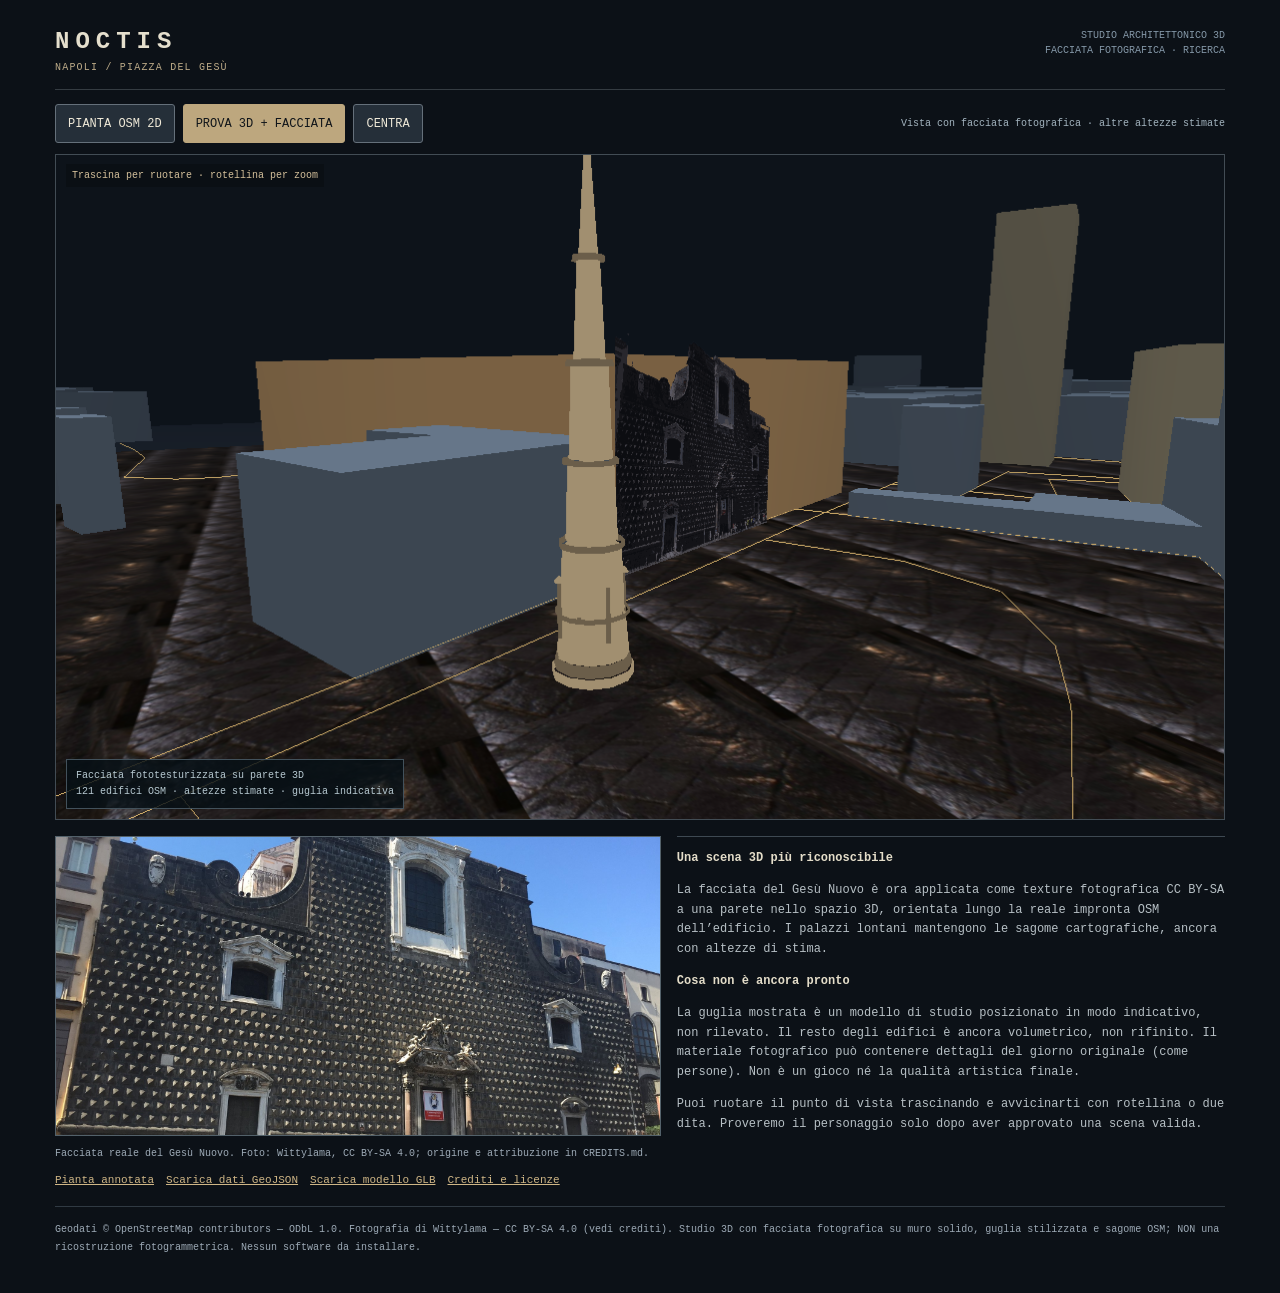
<file: noctis/focus/index.html>
<!doctype html>
<html lang="it"><head><meta charset="utf-8"><meta name="viewport" content="width=device-width,initial-scale=1,viewport-fit=cover,user-scalable=no"><meta name="theme-color" content="#0c1117">
<title>NOCTIS — Piazza del Gesù | Primo focus architettonico</title>
<style>
:root{font-family:ui-monospace,Menlo,Consolas,monospace;color:#e5dfcd;background:#0c1117}*{box-sizing:border-box}html,body{margin:0;min-height:100%;background:#0c1117}main{max-width:1200px;margin:auto;padding:15px}header{display:flex;align-items:flex-start;justify-content:space-between;gap:14px;padding:13px 0 16px;border-bottom:1px solid #353c42;margin-bottom:14px}h1{font-size:24px;letter-spacing:.25em;margin:0}header p{font-size:10px;letter-spacing:.12em;color:#bdab88;margin:7px 0 0}.minor{font-size:10px;color:#8497a7;text-align:right;line-height:1.5}button{touch-action:manipulation;background:#252f39;color:#efe9d8;border:1px solid #65707a;border-radius:3px;padding:10px 12px;min-height:39px;font:12px ui-monospace,monospace;cursor:pointer}button.selected{background:#bda77e;color:#10151a;border-color:#bda77e}button:focus-visible,a:focus-visible{outline:3px solid #e4ce99}a{color:#cfb686}.tools{display:flex;flex-wrap:wrap;align-items:center;gap:8px;margin-bottom:11px}.tools .status{color:#a3b4bf;font-size:10px;flex:1;text-align:right}.frame{border:1px solid #424c54;position:relative;background:#101821;height:min(74vh,790px);min-height:360px;overflow:hidden;touch-action:none}.frame canvas{display:block;width:100%;height:100%;touch-action:none}.readout{position:absolute;left:10px;bottom:10px;pointer-events:none;background:#071017d0;border:1px solid #42515b;padding:8px 9px;color:#b7c9d1;font-size:10px;line-height:1.6}.hint{position:absolute;top:9px;left:10px;pointer-events:none;color:#d4c09b;background:#090e13aa;font-size:10px;padding:6px}.picture{display:grid;grid-template-columns:minmax(0,1.05fr) minmax(0,.95fr);gap:16px;margin-top:16px}.picture img{width:100%;height:300px;object-fit:cover;object-position:50% 48%;border:1px solid #53616a}.notes{border-top:1px solid #3e4952;padding-top:12px;font-size:12px;color:#b7c0c5;line-height:1.65}.notes b{color:#e4ddc9}.notes p{margin:0 0 12px}.links{display:flex;gap:12px;flex-wrap:wrap;margin:13px 0 20px;font-size:11px}footer{border-top:1px solid #303a43;margin:20px 0 0;padding:14px 0;font-size:10px;color:#9daab6;line-height:1.8}@media(max-width:700px){main{padding:10px}header h1{font-size:19px}.minor{font-size:9px}.frame{height:67vh;min-height:310px}.picture{grid-template-columns:1fr}.picture img{height:210px}.tools .status{width:100%;flex:none;text-align:left}}@media(orientation:landscape) and (max-height:600px){.frame{height:71vh;min-height:230px}.picture img{height:190px}}
</style></head><body><main><header><div><h1>NOCTIS</h1><p>NAPOLI / PIAZZA DEL GESÙ</p></div><div class="minor">STUDIO ARCHITETTONICO 3D<br>FACCIATA FOTOGRAFICA · RICERCA</div></header>
<div class="tools"><button id="mapButton">PIANTA OSM 2D</button><button class="selected" id="viewButton">PROVA 3D + FACCIATA</button><button id="resetButton">CENTRA</button><span id="status" class="status">Preparazione scena…</span></div>
<section class="frame" id="frame"><canvas id="view" aria-label="Atlante cartografico e volumetrico della Piazza del Gesù"></canvas><div class="hint" id="hint">Trascina per spostare · rotellina / due dita per zoom</div><div class="readout" id="readout">Facciata fototesturizzata su parete 3D<br>121 edifici OSM · altezze stimate · guglia indicativa</div></section>
<div class="picture"><div><img src="../atlas/assets/gesu_facade_reference.jpg" alt="Facciata reale della Chiesa del Gesù Nuovo, foto CC BY-SA 4.0"><div style="font-size:10px;color:#9daab6;line-height:1.5;margin-top:5px">Facciata reale del Gesù Nuovo. Foto: Wittylama, CC BY-SA 4.0; origine e attribuzione in CREDITS.md.</div></div><div class="notes"><p><b>Una scena 3D più riconoscibile</b></p><p>La facciata del Gesù Nuovo è ora applicata come texture fotografica CC BY-SA a una parete nello spazio 3D, orientata lungo la reale impronta OSM dell’edificio. I palazzi lontani mantengono le sagome cartografiche, ancora con altezze di stima.</p><p><b>Cosa non è ancora pronto</b></p><p>La guglia mostrata è un modello di studio posizionato in modo indicativo, non rilevato. Il resto degli edifici è ancora volumetrico, non rifinito. Il materiale fotografico può contenere dettagli del giorno originale (come persone). Non è un gioco né la qualità artistica finale.</p><p>Puoi ruotare il punto di vista trascinando e avvicinarti con rotellina o due dita. Proveremo il personaggio solo dopo aver approvato una scena valida.</p></div></div>
<nav class="links"><a href="../atlas/assets/pianta_annotata.png" target="_blank">Pianta annotata</a><a href="../atlas/assets/piazza_del_gesu_footprints.geojson" download>Scarica dati GeoJSON</a><a href="../atlas/assets/edifici_OSM_altezze_approssimate.glb" download>Scarica modello GLB</a><a href="../atlas/assets/CREDITS.md" target="_blank">Crediti e licenze</a></nav>
<footer>Geodati © OpenStreetMap contributors — ODbL 1.0. Fotografia di Wittylama — CC BY-SA 4.0 (vedi crediti). Studio 3D con facciata fotografica su muro solido, guglia stilizzata e sagome OSM; NON una ricostruzione fotogrammetrica. Nessun software da installare.</footer>
</main><script src="./focus.js"></script></body></html>
</file>
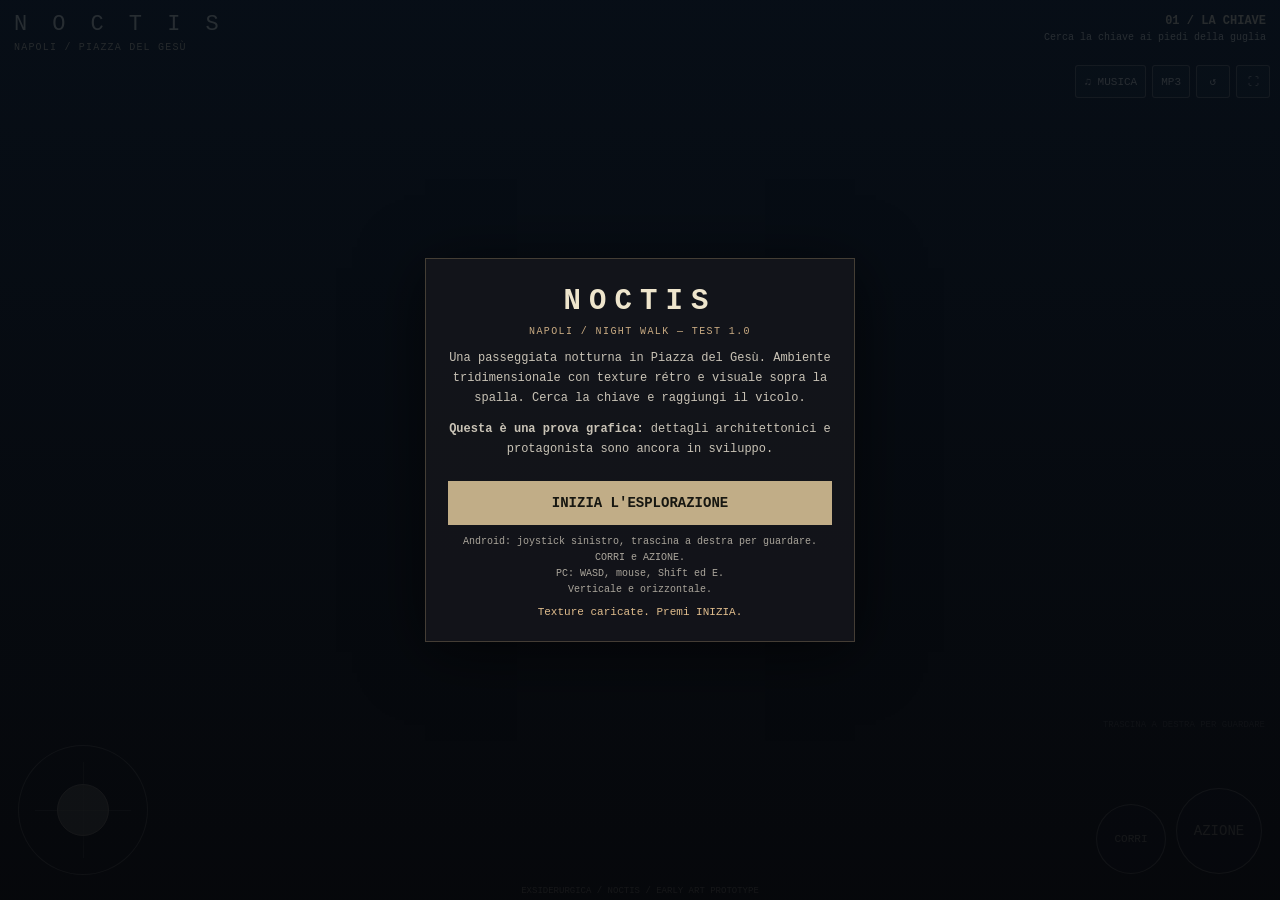
<file: noctis/nightwalk-test/index.html>
<!doctype html>
<html lang="it"><head><meta charset="utf-8"><meta name="viewport" content="width=device-width,initial-scale=1,maximum-scale=1,user-scalable=no,viewport-fit=cover"><meta name="theme-color" content="#0b1019"><title>NOCTIS — Piazza del Gesù / Night Walk 1.0</title>
<style>
:root{color-scheme:dark;--ink:#eee5cc;--gold:#c0a67e}*{box-sizing:border-box}html,body{margin:0;width:100%;height:100%;background:#10141c;overflow:hidden;color:var(--ink);font-family:ui-monospace,'Courier New',monospace}button{font:inherit;color:inherit}#game{position:fixed;inset:0;overflow:hidden;background:linear-gradient(#121b2c,#282b29)}canvas{position:absolute;inset:0;width:100%;height:100%;object-fit:fill;image-rendering:pixelated;touch-action:none}#hud{position:absolute;z-index:2;left:0;top:0;width:100%;padding:calc(env(safe-area-inset-top) + 12px) 14px 0;display:flex;justify-content:space-between;align-items:start;gap:12px;pointer-events:none;text-shadow:0 2px 5px #000}#title{font-size:22px;letter-spacing:.27em}#place{font-size:10px;letter-spacing:.12em;color:#d9c69c;margin-top:5px}#mission{text-align:right;max-width:48%;font-size:10px;line-height:1.5}#mission b{color:#efd8a9;font-size:12px}#toast{position:absolute;top:24%;left:50%;transform:translateX(-50%);padding:9px 16px;background:#0b131bce;border:1px solid #988667;color:#ffe1a3;font-size:12px;text-align:center;z-index:5;opacity:0;transition:opacity .22s;pointer-events:none}#toast.show{opacity:1}.controls{position:absolute;inset:0;pointer-events:none;z-index:3;touch-action:none}#look{position:absolute;inset:20% 0 25% 45%;pointer-events:auto;touch-action:none}#stick{position:absolute;left:calc(env(safe-area-inset-left) + 18px);bottom:calc(env(safe-area-inset-bottom) + 25px);height:130px;width:130px;border:1px solid #ded9c5ac;border-radius:50%;background:#0b101c5e;pointer-events:auto;touch-action:none;display:grid;place-items:center;backdrop-filter:blur(2px)}#stick:before,#stick:after{content:"";background:#dfdbc359;position:absolute}#stick:before{width:1px;height:75%}#stick:after{width:75%;height:1px}#nub{width:52px;height:52px;background:#bfb69cbe;border:1px solid #eee1c6;border-radius:50%;box-shadow:0 5px 10px #0008;position:relative}#rightButtons{position:absolute;right:calc(env(safe-area-inset-right) + 18px);bottom:calc(env(safe-area-inset-bottom) + 26px);display:flex;gap:10px;align-items:end;pointer-events:auto}#rightButtons button{border:1px solid #e8e1d2bb;background:#1317209c;width:70px;height:70px;border-radius:50%;font-size:11px;touch-action:none;backdrop-filter:blur(3px)}#rightButtons #action{height:86px;width:86px;font-size:14px}#rightButtons button:active{background:#8d755fb5}#topControls{position:absolute;top:calc(env(safe-area-inset-top) + 65px);right:calc(env(safe-area-inset-right) + 10px);display:flex;gap:6px;pointer-events:auto;z-index:3}#topControls button{font-size:11px;border:1px solid #bcab8b88;background:#11151bc4;min-height:33px;min-width:34px;padding:4px 8px;border-radius:3px}#trackFile{display:none}#hint{position:absolute;bottom:calc(env(safe-area-inset-bottom) + 170px);right:15px;text-align:right;font-size:9px;color:#d9d2c8a3;pointer-events:none}#startOverlay{position:absolute;z-index:9;inset:0;background:linear-gradient(180deg,#08101add,#07090dd9);display:flex;align-items:center;justify-content:center;padding:25px}#intro{width:min(430px,96vw);padding:26px 22px 23px;border:1px solid #9a84635f;background:#14161bdb;text-align:center;box-shadow:0 10px 60px #0009}#intro h1{font-size:29px;letter-spacing:.28em;margin:0 0 8px}#intro p{font-size:12px;line-height:1.65;color:#c9c3b6}#intro .sub{font-size:10px;letter-spacing:.14em;color:#c8aa82}#intro button{font-size:14px;font-weight:bold;border:0;color:#171711;background:#c1ad87;padding:14px 20px;width:100%;margin:9px 0}#intro small{display:block;font-size:10px;line-height:1.6;color:#aaa59b}#status{font-size:11px;color:#e0bd8d;margin-top:8px}#footer{position:absolute;bottom:4px;left:50%;transform:translateX(-50%);font-size:9px;color:#bdb3a18f;white-space:nowrap;pointer-events:none}
@media (orientation:portrait){#title{font-size:18px}#place{font-size:9px}#mission{font-size:9px}#mission b{font-size:10px}#topControls{top:calc(env(safe-area-inset-top) + 90px)}#stick{width:118px;height:118px;left:12px;bottom:calc(env(safe-area-inset-bottom) + 32px)}#rightButtons{right:11px;bottom:calc(env(safe-area-inset-bottom) + 45px);gap:7px}#rightButtons button{width:59px;height:59px}#rightButtons #action{width:72px;height:72px}#hint{bottom:calc(env(safe-area-inset-bottom) + 168px)}#look{inset:27% 0 27% 42%}}
@media (orientation:landscape) and (max-height:600px){#title{font-size:17px}#place{font-size:8px}#hud{padding-top:calc(env(safe-area-inset-top) + 8px)}#topControls{top:calc(env(safe-area-inset-top) + 47px)}#stick{width:93px;height:93px;bottom:calc(env(safe-area-inset-bottom) + 13px)}#nub{width:38px;height:38px}#rightButtons{bottom:calc(env(safe-area-inset-bottom) + 12px)}#rightButtons button{width:54px;height:54px}#rightButtons #action{width:67px;height:67px}#hint{bottom:calc(env(safe-area-inset-bottom) + 105px)}}
@media (pointer:fine){#stick,#rightButtons,#hint{opacity:.45}#stick:hover,#rightButtons:hover{opacity:1}}
</style></head><body><div id="game"><canvas id="screen" aria-label="NOCTIS: Piazza del Gesù tridimensionale"></canvas><div id="hud"><div><div id="title">N O C T I S</div><div id="place">NAPOLI / PIAZZA DEL GESÙ</div></div><div id="mission"><b id="chapter">01 / LA CHIAVE</b><br><span id="objective">Cerca la chiave ai piedi della guglia</span></div></div><div id="toast"></div><div class="controls"><div id="look"></div><div id="stick"><div id="nub"></div></div><div id="rightButtons"><button id="run">CORRI</button><button id="action">AZIONE</button></div><div id="topControls"><button id="music">♫ AUDIO</button><button id="fileButton">MP3</button><button id="reset">↺</button><button id="full">⛶</button><input type="file" id="trackFile" accept="audio/*"></div><div id="hint">TRASCINA A DESTRA PER GUARDARE</div></div><div id="startOverlay"><div id="intro"><h1>NOCTIS</h1><div class="sub">NAPOLI / NIGHT WALK — TEST 1.0</div><p>Una passeggiata notturna in Piazza del Gesù. Ambiente tridimensionale con texture rétro e visuale sopra la spalla. Cerca la chiave e raggiungi il vicolo.</p><p><b>Questa è una prova grafica:</b> dettagli architettonici e protagonista sono ancora in sviluppo.</p><button id="start">INIZIA L'ESPLORAZIONE</button><small>Android: joystick sinistro, trascina a destra per guardare. CORRI e AZIONE.<br>PC: WASD, mouse, Shift ed E.<br>Verticale e orizzontale.</small><div id="status">Caricamento texture…</div></div></div><div id="footer">EXSIDERURGICA / NOCTIS / EARLY ART PROTOTYPE</div><audio id="bgm" preload="none" loop></audio></div><script src="game.js"></script></body></html>
</file>
<file: app.css>
:root{
  --bg:#030605;--panel:#07100b;--panel2:#0b1710;--line:#1d4b31;
  --green:#67e495;--green2:#a7ffc5;--text:#ecf5ef;--muted:#789184;
  --danger:#d78888;--shadow:rgba(70,255,130,.12)
}
*{box-sizing:border-box}
html{scroll-behavior:smooth}
body{
  margin:0;background:var(--bg);color:var(--text);
  font-family:Inter,ui-sans-serif,system-ui,-apple-system,BlinkMacSystemFont,"Segoe UI",sans-serif;
  overflow-x:hidden
}
body:before{
  content:"";position:fixed;inset:0;pointer-events:none;z-index:-2;
  background:
    radial-gradient(circle at 80% 12%,rgba(54,145,91,.11),transparent 28%),
    radial-gradient(circle at 15% 48%,rgba(40,100,66,.07),transparent 26%),
    linear-gradient(180deg,#020403,#040806 45%,#020403)
}
.noise{
  position:fixed;inset:0;z-index:-1;opacity:.16;pointer-events:none;
  background-image:repeating-linear-gradient(0deg,transparent 0 3px,rgba(255,255,255,.014) 3px 4px)
}
a{color:inherit}
.nav{
  position:sticky;top:0;z-index:50;height:58px;padding:0 max(22px,calc((100vw - 1220px)/2));
  display:flex;align-items:center;justify-content:space-between;
  background:rgba(3,6,5,.82);backdrop-filter:blur(18px);
  border-bottom:1px solid rgba(103,228,149,.18)
}
.brand{
  display:flex;align-items:center;gap:11px;text-decoration:none;font:700 14px/1 ui-monospace,monospace;
  letter-spacing:.15em
}
.brand-mark{width:12px;height:12px;border:1px solid var(--green);box-shadow:0 0 14px var(--shadow)}
.nav-links{display:flex;gap:26px}
.nav-links a{font:600 10px/1 ui-monospace,monospace;letter-spacing:.13em;text-decoration:none;color:var(--muted)}
.nav-links a:hover{color:var(--green2)}
main,footer{width:min(1220px,calc(100% - 44px));margin:auto}
.hero{
  min-height:calc(100vh - 58px);display:grid;grid-template-columns:1.05fr .95fr;gap:70px;align-items:center;
  padding:84px 0;border-bottom:1px solid var(--line)
}
.eyebrow{
  color:var(--green);font:700 10px/1.3 ui-monospace,SFMono-Regular,Menlo,monospace;
  letter-spacing:.18em;text-transform:uppercase
}
h1{
  margin:20px 0 26px;font-size:clamp(56px,7.5vw,104px);line-height:.82;
  letter-spacing:-.072em;font-weight:760
}
h2{
  margin:10px 0 0;font-size:clamp(34px,5vw,64px);line-height:.96;letter-spacing:-.047em
}
h3{letter-spacing:-.02em}
.lead{max-width:720px;color:#afc0b6;font-size:17px;line-height:1.75}
.actions{display:flex;flex-wrap:wrap;gap:10px;margin-top:30px}
.button{
  display:inline-flex;align-items:center;justify-content:center;min-height:46px;padding:0 17px;
  border:1px solid #28593c;text-decoration:none;color:var(--text);
  font:700 10px/1 ui-monospace,monospace;letter-spacing:.1em;background:#07100b;
  transition:.18s ease
}
.button:hover{border-color:var(--green2);box-shadow:0 0 18px var(--shadow)}
.button.primary{background:var(--green);border-color:var(--green);color:#021006}
.release-strip{
  display:flex;flex-wrap:wrap;gap:8px 24px;margin-top:30px;padding-top:20px;border-top:1px solid rgba(103,228,149,.14);
  color:var(--muted);font:500 9px/1.6 ui-monospace,monospace;letter-spacing:.1em
}
.release-strip b{color:var(--text)}
.hero-device{display:flex;justify-content:center;perspective:1000px}
.phone{
  width:min(410px,100%);aspect-ratio:.63;border:1px solid #2a6140;border-radius:28px;
  padding:20px 14px;background:linear-gradient(160deg,#06100a,#020403 60%);
  box-shadow:0 30px 100px rgba(0,0,0,.48),0 0 90px rgba(71,224,124,.055);
  transform:rotateY(-4deg) rotateX(2deg)
}
.phone-top,.module-row,.transport{
  display:flex;align-items:center;gap:6px;font:700 8px/1 ui-monospace,monospace;letter-spacing:.08em
}
.phone-top{justify-content:space-between;height:34px;color:var(--green2)}
.screen{height:48%;padding:8px 0}
.frame{position:relative;height:100%;border:1px solid var(--green);border-radius:7px;overflow:hidden;background:#020303}
.frame-glow{position:absolute;inset:18% 24%;background:radial-gradient(circle,rgba(96,228,147,.14),transparent 65%)}
.frame-grid{
  position:absolute;inset:0;opacity:.3;
  background:linear-gradient(rgba(103,228,149,.12) 1px,transparent 1px),linear-gradient(90deg,rgba(103,228,149,.1) 1px,transparent 1px);
  background-size:32px 32px
}
.frame-label{position:absolute;bottom:8px;width:100%;text-align:center;color:#637b6c;font:600 7px ui-monospace,monospace;letter-spacing:.11em}
.timecode{text-align:center;padding:11px 0;color:#e8f6ed;font:500 18px ui-monospace,monospace;letter-spacing:.04em}
.transport span,.module-row span{
  flex:1;text-align:center;padding:10px 2px;border:1px solid #214b32;background:#071009;color:#b3c9ba;border-radius:4px
}
.transport .hot{color:var(--green2);border-color:var(--green)}
.module-row{margin-top:8px}
.blocks-mini{display:grid;grid-template-columns:1fr 1fr;gap:8px;margin-top:14px}
.blocks-mini div{border:1px solid #1c3f2a;padding:6px;background:#061008}
.blocks-mini i{display:block;height:48px;background:linear-gradient(145deg,#102319,#030706);border:1px solid #173b26}
.blocks-mini b{display:block;margin-top:5px;color:#759080;font:600 7px ui-monospace,monospace}
.statement,.feature-section,.audio-section,.project-section,.resource-section,.updates-section,.download-section,.support-section,.principles{
  padding:92px 0;border-bottom:1px solid var(--line)
}
.statement{display:grid;grid-template-columns:90px 1fr 1fr;gap:30px;align-items:start}
.statement p{margin:8px 0 0;color:#a4b8ac;line-height:1.8;max-width:540px}
.section-head{display:grid;grid-template-columns:90px 1fr;gap:30px;align-items:start;margin-bottom:50px}
.section-index{color:#476353;font:500 11px ui-monospace,monospace;padding-top:4px}
.feature-grid{display:grid;grid-template-columns:repeat(4,1fr);gap:1px;background:var(--line);border:1px solid var(--line);margin-top:28px}
.feature-grid.two{grid-template-columns:repeat(2,1fr)}
.feature-grid article{background:var(--bg);padding:28px;min-height:190px}
.feature-grid .num{color:#395946;font:500 10px ui-monospace,monospace}
.feature-grid h3{margin:30px 0 10px;font-size:15px}
.feature-grid p{color:var(--muted);font-size:13px;line-height:1.7;margin:0}
.block-demo{border:1px solid #244e34;background:#040a07;padding:18px;overflow:hidden}
.rail{display:grid;grid-template-columns:repeat(4,minmax(190px,1fr));gap:10px}
.block-card{border:1px solid #1e452e;background:#07110b;padding:7px}
.block-card.selected{border-color:var(--green);box-shadow:inset 0 0 28px rgba(86,226,137,.05)}
.thumb{height:120px;border:1px solid #173923;position:relative;overflow:hidden}
.thumb:after{content:"";position:absolute;inset:0;background:linear-gradient(115deg,transparent 42%,rgba(103,228,149,.07) 43% 44%,transparent 45%)}
.t1{background:radial-gradient(circle at 30% 35%,#183421,transparent 28%),#030705}
.t2{background:linear-gradient(135deg,#030604 35%,#18311f 36% 42%,#040805 43%)}
.t3{background:radial-gradient(circle at 70% 50%,#15341f,transparent 32%),#020503}
.t4{background:linear-gradient(35deg,#0f2819 0 13%,#020503 14% 65%,#102719 66%)}
.block-meta{display:flex;justify-content:space-between;padding-top:8px;font:600 9px ui-monospace,monospace;color:var(--muted)}
.block-meta span{color:var(--green)}
.rail-caption{display:flex;justify-content:space-between;margin-top:14px;color:#577061;font:600 8px ui-monospace,monospace;letter-spacing:.1em}
.wave-console{position:relative;border:1px solid #245438;background:#040b07;padding:40px 18px 20px;min-height:300px;overflow:hidden}
.wave-label{position:absolute;top:11px;left:18px;right:18px;display:flex;justify-content:space-between;color:#6b8575;font:600 8px ui-monospace,monospace;letter-spacing:.1em}
.wave-lane{height:88px;border-top:1px solid #163721;border-bottom:1px solid #163721;position:relative;overflow:hidden}
.wave-lane:before{
  content:"";position:absolute;inset:12px 0;
  background:repeating-linear-gradient(90deg,transparent 0 7px,var(--green) 7px 9px,transparent 9px 13px);
  opacity:.48;clip-path:polygon(0 44%,4% 20%,8% 62%,12% 10%,16% 57%,21% 35%,26% 79%,31% 18%,36% 54%,41% 28%,46% 72%,51% 15%,56% 57%,61% 31%,66% 84%,71% 25%,76% 55%,81% 38%,86% 76%,91% 13%,96% 50%,100% 41%,100% 59%,96% 62%,91% 87%,86% 24%,81% 62%,76% 45%,71% 75%,66% 16%,61% 69%,56% 43%,51% 85%,46% 28%,41% 72%,36% 46%,31% 82%,26% 21%,21% 65%,16% 43%,12% 90%,8% 38%,4% 80%,0 56%)
}
.bottom-wave{margin-top:16px}.bottom-wave:before{opacity:.72}
.playhead{position:absolute;left:50%;top:36px;bottom:55px;width:1px;background:#fff;box-shadow:0 0 12px rgba(255,255,255,.25)}
.markers{position:absolute;left:18%;right:18%;top:142px;display:flex;justify-content:space-between;pointer-events:none}
.marker{font:700 8px ui-monospace,monospace;color:var(--green2);border-left:1px solid var(--green);padding-left:4px;height:28px}
.marker.transient{color:#6b8575;border-color:#4a6e58}
.wave-controls{display:flex;flex-wrap:wrap;gap:7px;margin-top:18px}
.wave-controls span,.project-buttons span{
  padding:9px 11px;border:1px solid #214d32;color:#9eb5a5;font:600 8px ui-monospace,monospace;letter-spacing:.08em
}
.project-panel{display:grid;grid-template-columns:1fr 1.25fr;border:1px solid #244e34}
.project-lines{display:grid;grid-template-columns:1fr auto;gap:0;background:#07100b}
.project-lines span,.project-lines b{padding:15px;border-bottom:1px solid #173822;font:600 9px ui-monospace,monospace}
.project-lines span{color:#71897a}.project-lines b{text-align:right;color:var(--green2)}
.project-copy{padding:34px;display:flex;flex-direction:column;justify-content:center}
.project-copy p{color:#94a99d;line-height:1.75;margin-top:0}
.project-buttons{display:flex;gap:8px;flex-wrap:wrap}
.download-grid{display:grid;grid-template-columns:1fr 1fr;gap:14px}
.release-card{border:1px solid #244e34;background:#050b08;padding:30px}
.release-card.stable{box-shadow:inset 3px 0 0 var(--green)}
.release-type{color:var(--green);font:700 9px ui-monospace,monospace;letter-spacing:.15em}
.release-card h3{font-size:36px;margin:17px 0}
.release-card p{color:var(--muted);line-height:1.7;min-height:68px}
.fineprint{color:#627668;font-size:11px;line-height:1.6;margin-top:18px}
.principle-list{display:flex;flex-wrap:wrap;gap:9px;margin-top:20px}
.principle-list span{border:1px solid #1b422b;padding:12px 14px;color:#8ca193;font:600 9px ui-monospace,monospace;letter-spacing:.1em}
footer{padding:34px 0 50px;display:flex;justify-content:space-between;color:#667a6d;font:600 9px ui-monospace,monospace;letter-spacing:.08em}
.footer-links{display:flex;gap:20px}.footer-links a{text-decoration:none}.footer-links a:hover{color:var(--green)}
@media(max-width:900px){
  .hero{grid-template-columns:1fr;gap:50px;padding-top:60px}.hero-device{justify-content:flex-start}.phone{width:380px}
  .feature-grid{grid-template-columns:1fr 1fr}.statement{grid-template-columns:60px 1fr}.statement p{grid-column:2}
  .section-head{grid-template-columns:60px 1fr}.rail{grid-template-columns:repeat(2,1fr)}
}
@media(max-width:620px){
  main,footer{width:min(100% - 28px,1220px)}.nav{padding:0 14px}.nav-links{display:none}
  .hero{padding:48px 0 64px;min-height:auto}.hero-copy h1{font-size:54px}.lead{font-size:15px}
  .phone{width:100%;transform:none}.transport{flex-wrap:wrap}.transport span{min-width:30%}
  .statement,.feature-section,.audio-section,.project-section,.download-section,.principles{padding:64px 0}
  .statement,.section-head{grid-template-columns:40px 1fr;gap:12px}.statement p{grid-column:1/-1}
  .feature-grid,.feature-grid.two,.download-grid,.project-panel{grid-template-columns:1fr}
  .rail{display:flex;overflow-x:auto}.block-card{min-width:190px}.rail-caption{gap:14px;overflow:auto}
  .release-card p{min-height:0}.wave-label{gap:20px}.wave-label span:last-child{text-align:right}
  footer{display:block}.footer-links{margin-top:16px;flex-wrap:wrap}
}

.resource-panel{display:grid;grid-template-columns:1.3fr .7fr;gap:1px;border:1px solid #244e34;background:#244e34}
.resource-panel>div{background:#050b08;padding:30px}
.resource-panel p,.updates-copy,.support-grid p{color:var(--muted);line-height:1.75;margin-top:0}
.manual-index{display:flex;flex-direction:column;gap:1px}
.manual-index span{padding:13px 14px;border:1px solid #1c412b;color:#91a89a;font:600 9px ui-monospace,monospace;letter-spacing:.09em}
.signup{width:560px;max-width:100%;margin-top:26px}
.signup label{display:block;margin-bottom:10px;color:var(--muted);font-size:14px;font-weight:700;letter-spacing:.12em}
.signup-controls{display:flex;gap:10px}
.signup input[type=email]{min-width:0;flex:1;padding:14px 16px;border:1px solid #244e34;background:#07100b;color:#f3f7f3;font:inherit;border-radius:0}
.signup input[type=email]:focus{outline:2px solid #7bd498;outline-offset:2px}
.signup button{padding:14px 20px;border:1px solid #7bd498;background:#7bd498;color:#07100b;font:inherit;font-weight:800;letter-spacing:.06em;cursor:pointer}
.signup button:hover,.signup button:focus-visible{background:#a4edb9;border-color:#a4edb9}
.signup p{margin:12px 0 0;color:var(--muted);font-size:14px;line-height:1.5}
.signup-honeypot{position:absolute;left:-9999px;width:1px;height:1px;opacity:0}
.support-grid{display:grid;grid-template-columns:1fr 1fr;gap:14px}
.support-grid article{border:1px solid #244e34;background:#050b08;padding:30px}
.support-grid h3{margin-top:0}
@media(max-width:900px){.resource-panel{grid-template-columns:1fr}}
@media(max-width:620px){
  .statement,.feature-section,.audio-section,.project-section,.resource-section,.updates-section,.download-section,.support-section,.principles{padding:64px 0}
  .support-grid{grid-template-columns:1fr}
  .signup{width:100%}.signup-controls{flex-direction:column}.signup button{width:100%}
}


/* Real VideoBlock screenshots */
.hero-device.real-ui{perspective:none;align-items:center}
.app-shot{margin:0;position:relative}
.app-shot img{
  display:block;width:100%;height:auto;background:#020403;
  border:1px solid #2a6140;box-shadow:0 30px 100px rgba(0,0,0,.5),0 0 80px rgba(71,224,124,.07)
}
.hero-shot{width:min(430px,100%)}
.hero-shot img{border-radius:24px}
.app-shot figcaption{
  display:flex;justify-content:space-between;gap:16px;margin-top:12px;
  color:#6f8b79;font:600 8px/1.4 ui-monospace,monospace;letter-spacing:.12em
}
.app-shot figcaption b{color:var(--green2)}
.real-screen-panel{
  display:grid;grid-template-columns:minmax(260px,430px) 1fr;gap:48px;align-items:center;
  border:1px solid #244e34;background:#040a07;padding:28px
}
.real-screen-panel.reverse{grid-template-columns:1fr minmax(260px,430px)}
.feature-shot{width:100%}
.feature-shot img{border-radius:12px}
.real-screen-copy{max-width:600px}
.real-screen-copy h3{font-size:clamp(28px,4vw,46px);line-height:1;margin:14px 0 16px}
.real-screen-copy p{color:#94a99d;line-height:1.8;margin:0}
.screen-tags{display:flex;flex-wrap:wrap;gap:8px;margin-top:24px}
.screen-tags span{
  padding:9px 11px;border:1px solid #214d32;color:#9eb5a5;
  font:600 8px ui-monospace,monospace;letter-spacing:.08em
}
@media(max-width:900px){
  .hero-device.real-ui{justify-content:flex-start}
  .hero-shot{width:min(390px,100%)}
  .real-screen-panel,.real-screen-panel.reverse{grid-template-columns:1fr;gap:28px}
  .feature-shot{width:min(430px,100%)}
  .real-screen-panel.reverse .real-screen-copy{order:2}
  .real-screen-panel.reverse .feature-shot{order:1}
}
@media(max-width:620px){
  .hero-shot{width:100%}
  .hero-shot img,.feature-shot img{border-radius:14px}
  .real-screen-panel{padding:14px}
  .app-shot figcaption{font-size:7px}
}


/* Mobile screenshot sizing hardening */
html,body{max-width:100%;overflow-x:hidden}
.hero,.hero-device,.app-shot,.real-screen-panel,.real-screen-copy,.feature-shot{min-width:0;max-width:100%}
.app-shot{overflow:hidden}
.app-shot img{
  display:block;
  width:100%;
  max-width:100%;
  height:auto;
  object-fit:contain;
  margin:0 auto;
}
.real-screen-panel{overflow:hidden}

@media(max-width:620px){
  .hero-device.real-ui{
    width:100%;
    max-width:100%;
    justify-content:center;
  }
  .hero-shot,.feature-shot{
    width:min(100%,300px);
    max-width:300px;
    margin-inline:auto;
  }
  .real-screen-panel,.real-screen-panel.reverse{
    width:100%;
    max-width:100%;
    padding:12px;
    gap:22px;
    overflow:hidden;
  }
  .real-screen-copy{
    width:100%;
    max-width:100%;
  }
  .app-shot img{
    width:100%;
    max-width:100%;
    height:auto;
  }
  .app-shot figcaption{
    width:100%;
    flex-wrap:wrap;
    gap:6px 12px;
  }
}

@media(max-width:380px){
  .hero-shot,.feature-shot{
    width:min(100%,280px);
    max-width:280px;
  }
}
</file>
